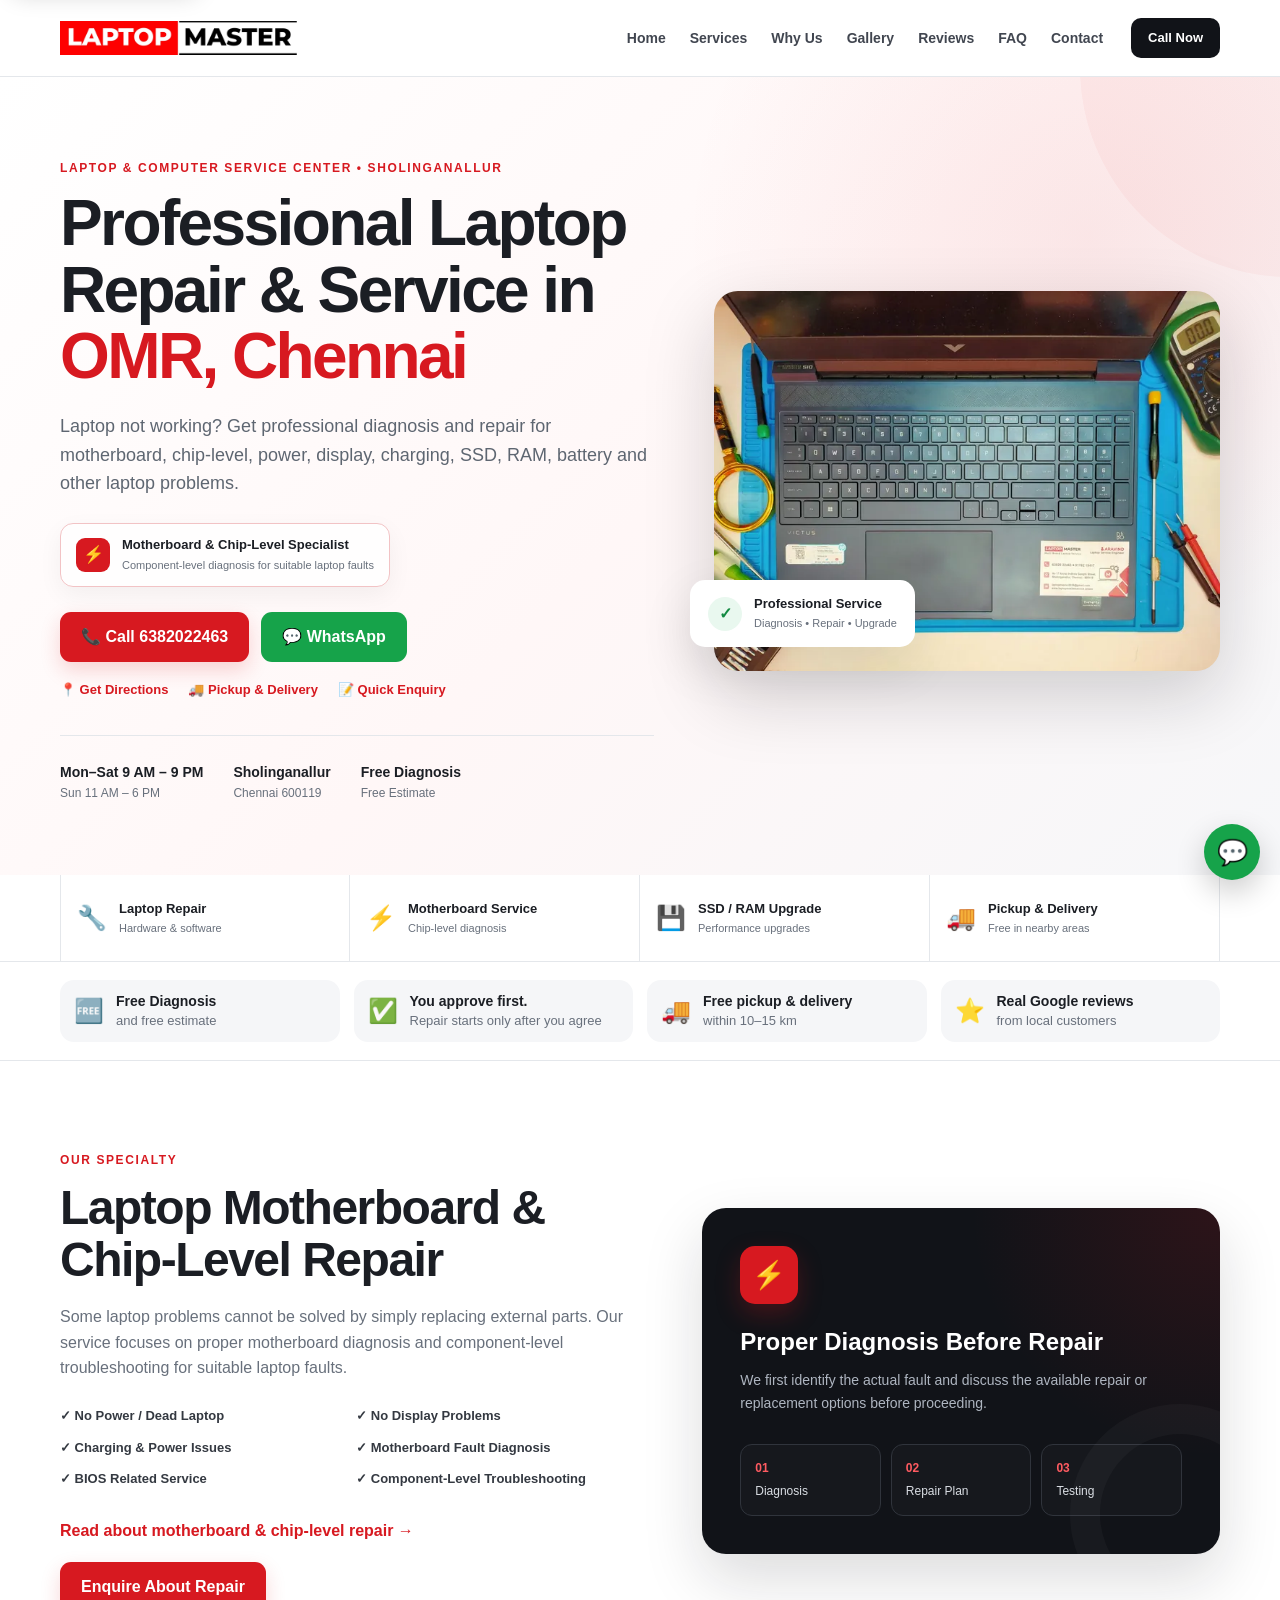
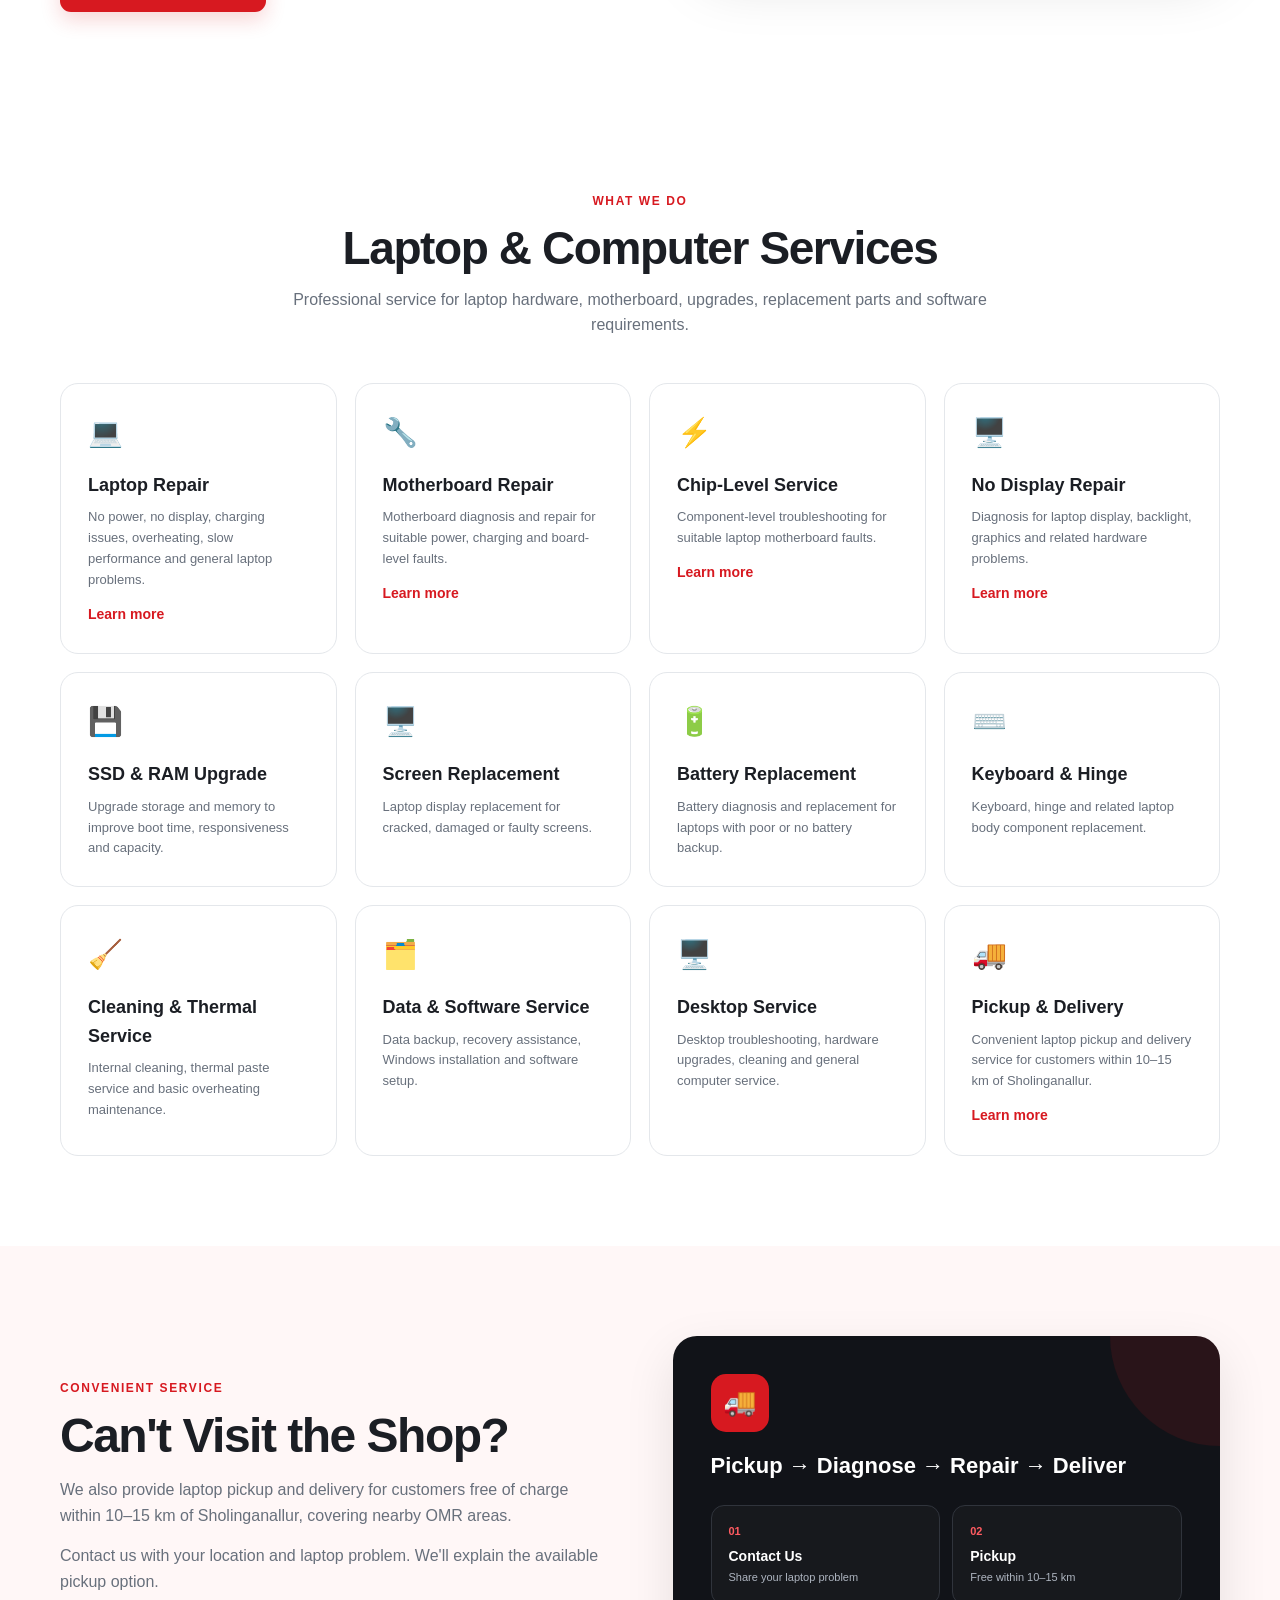
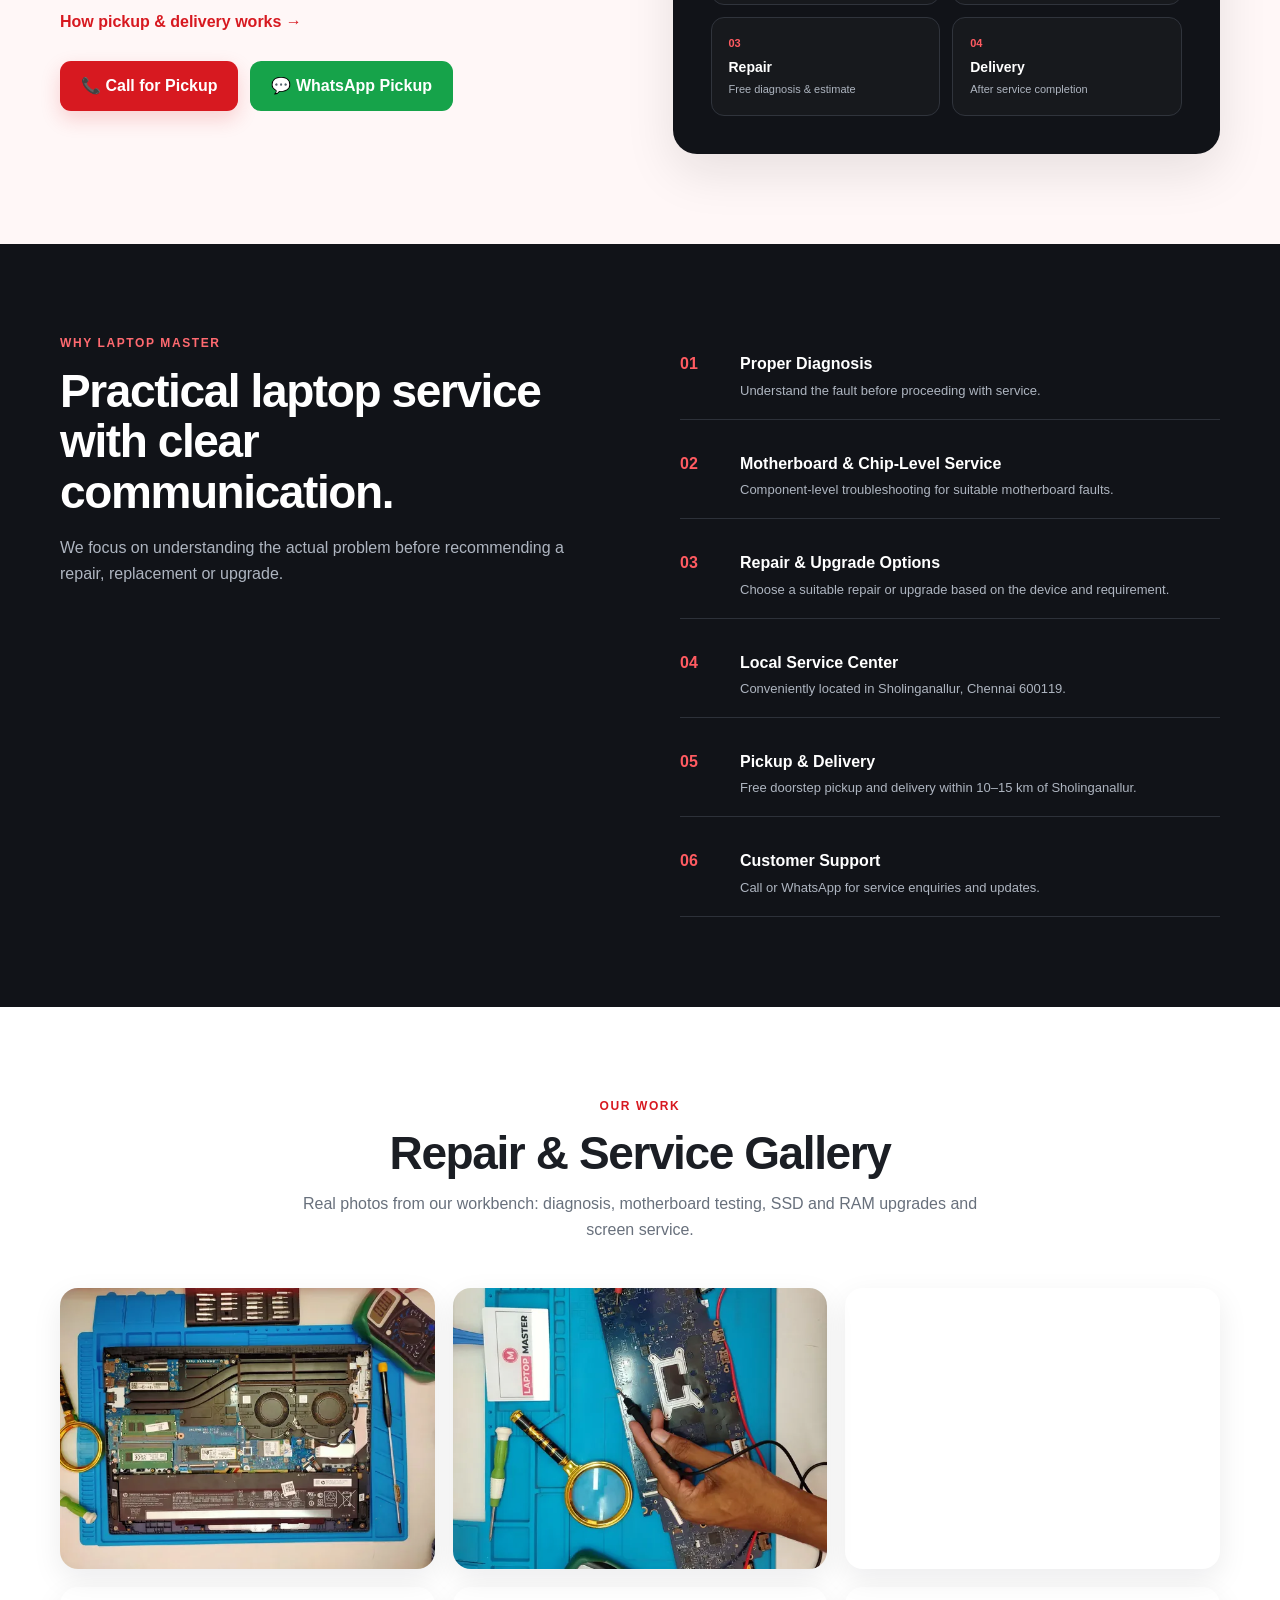
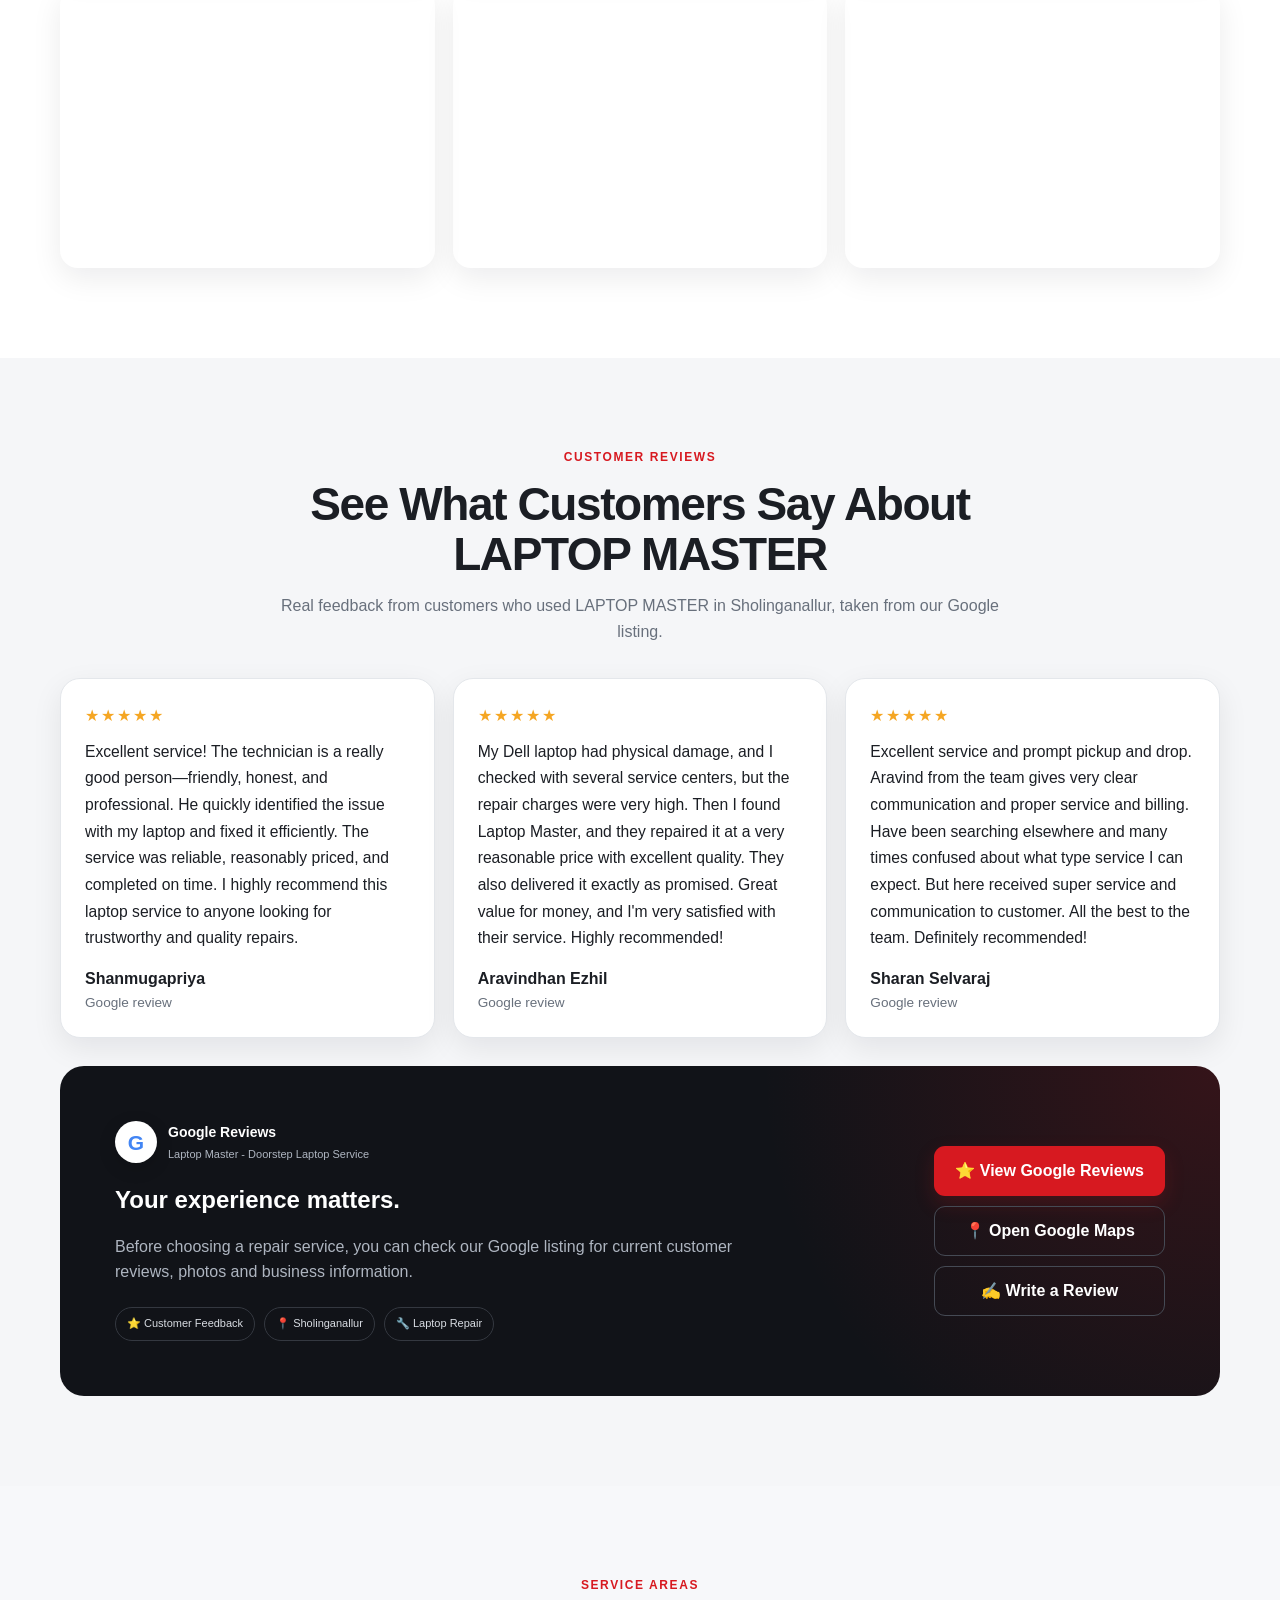
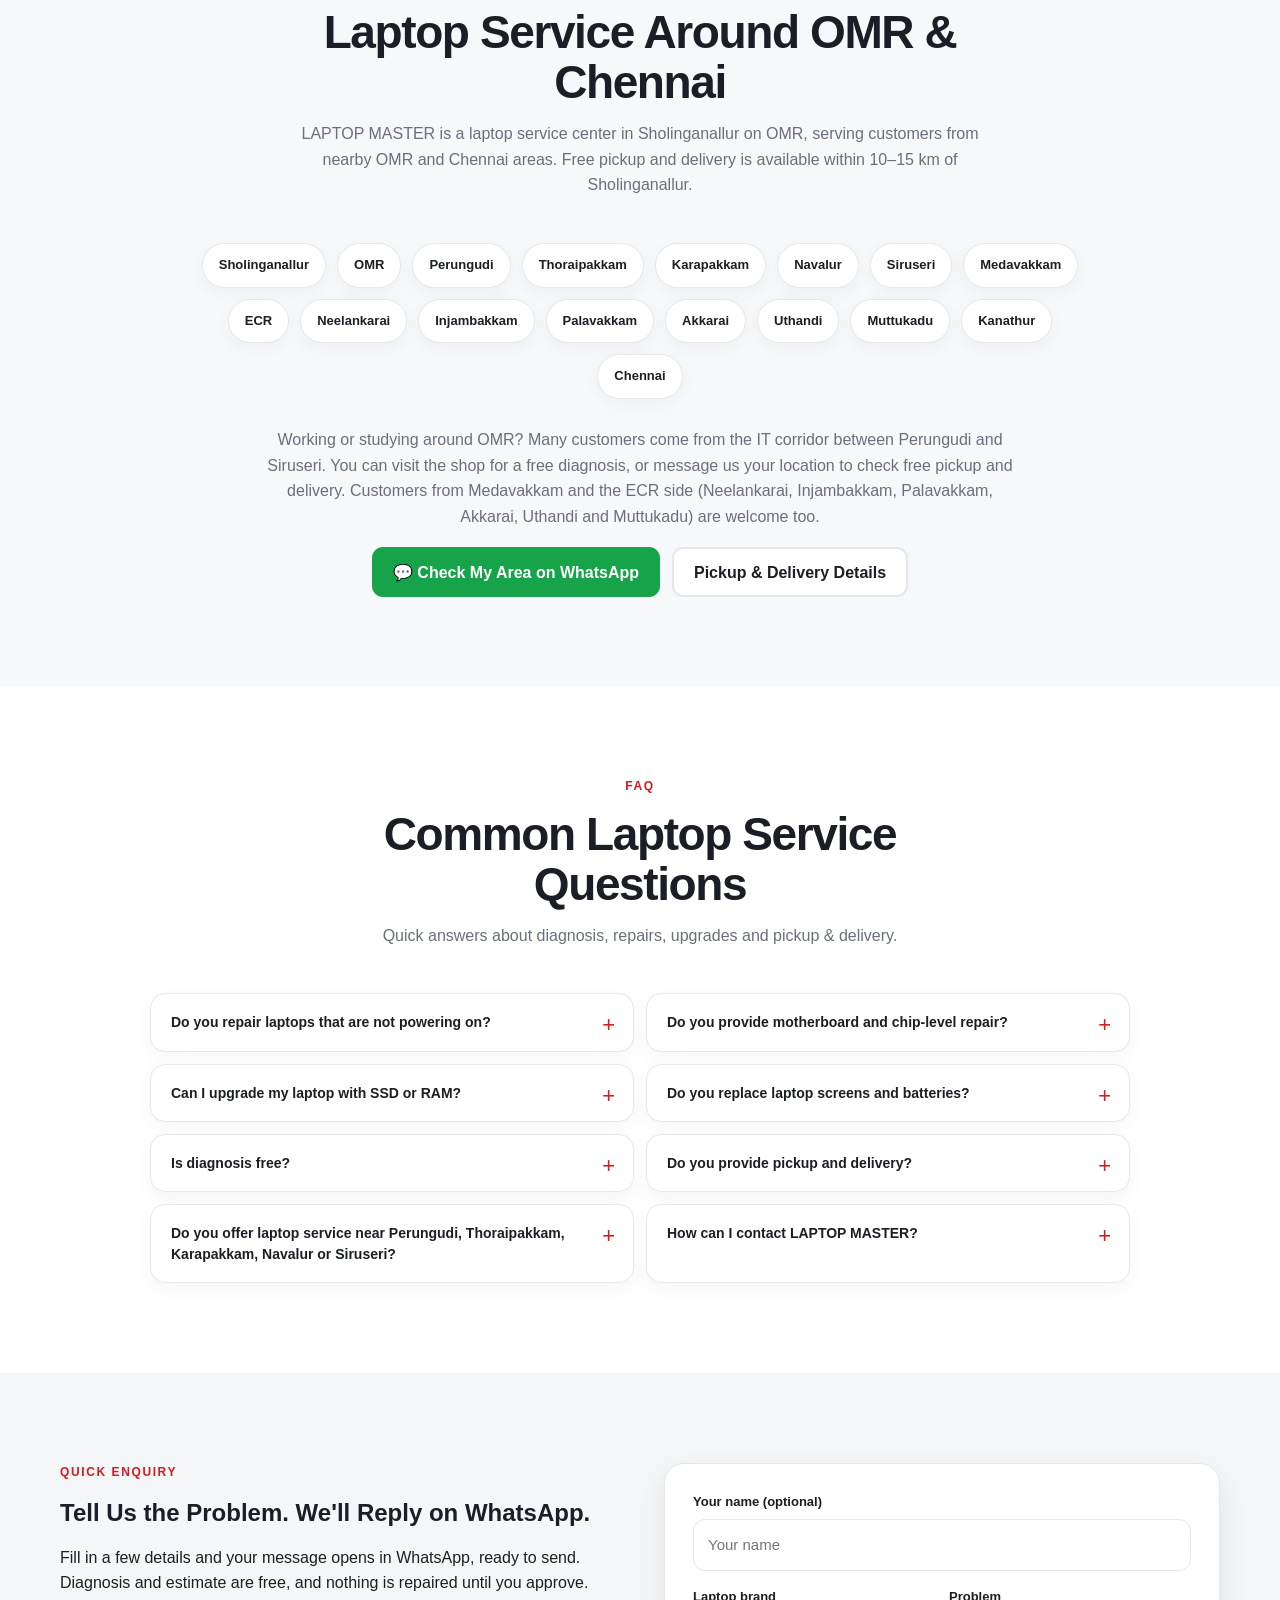
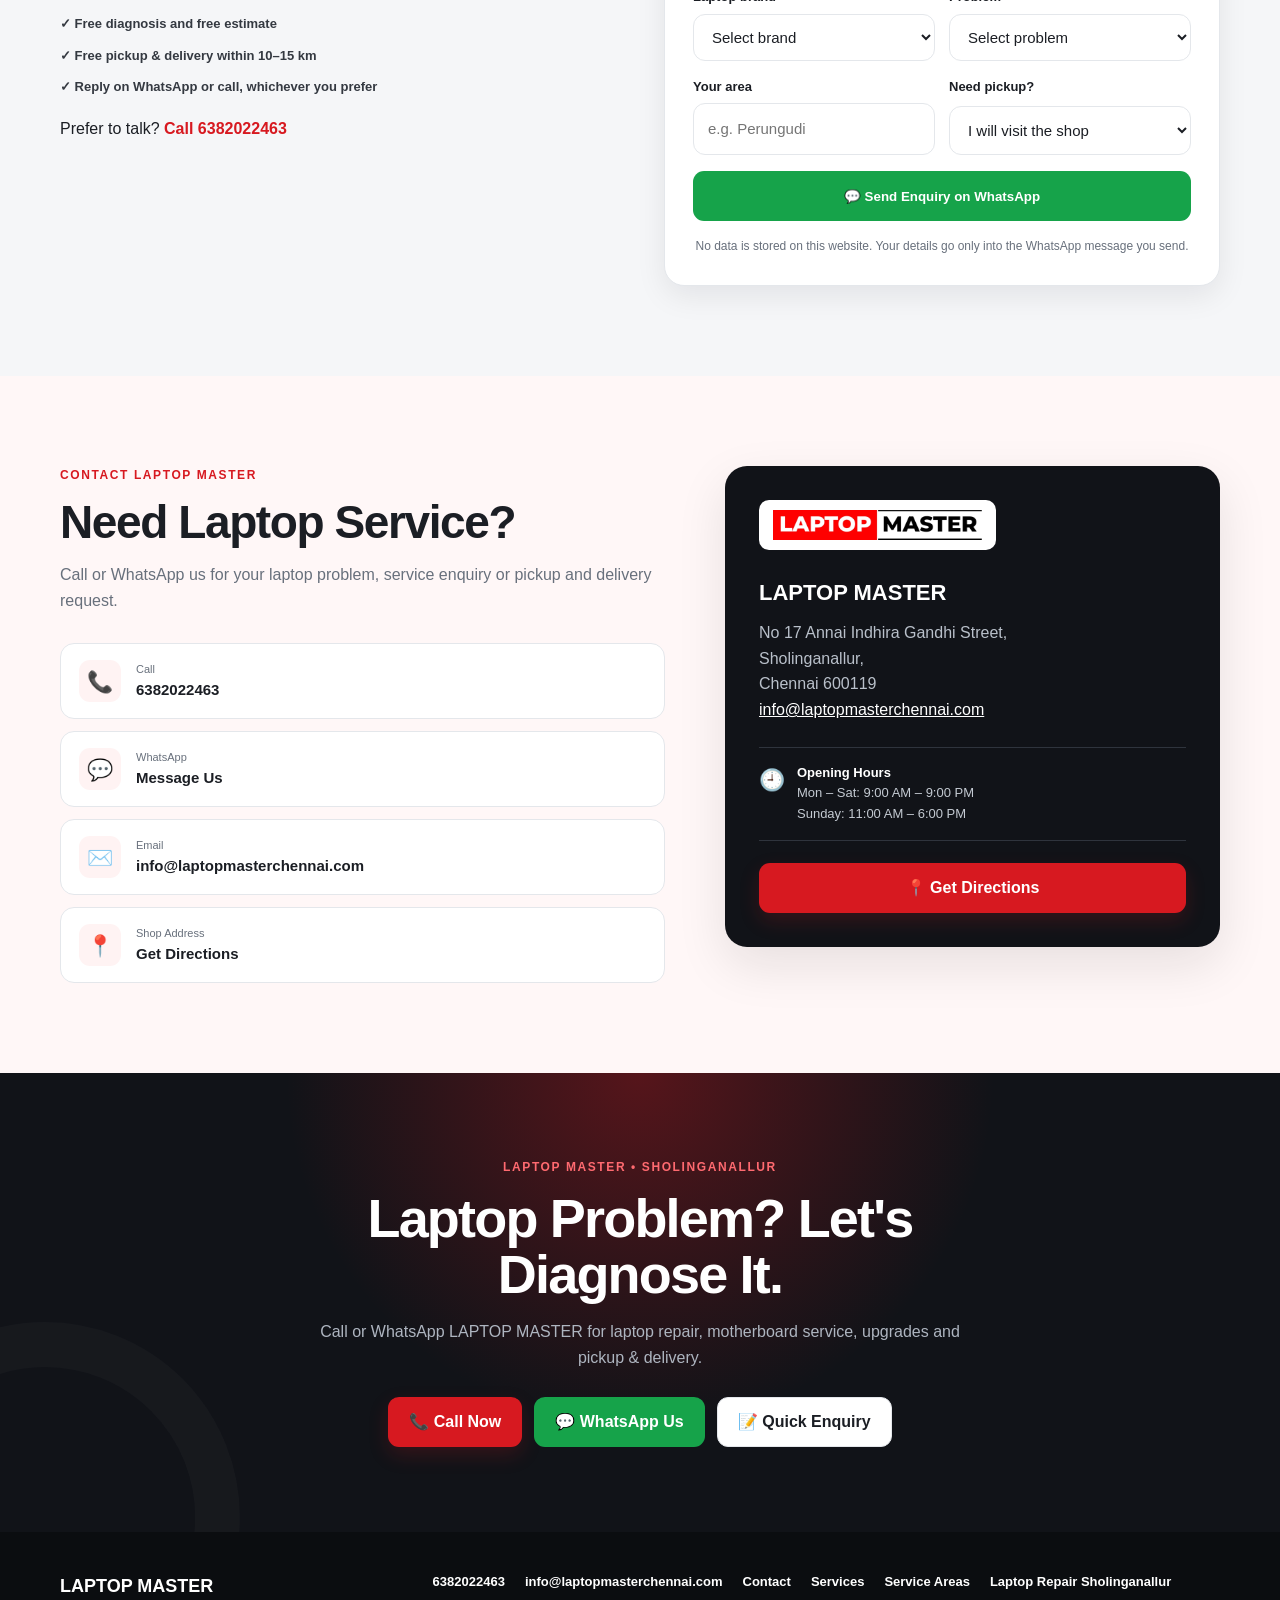
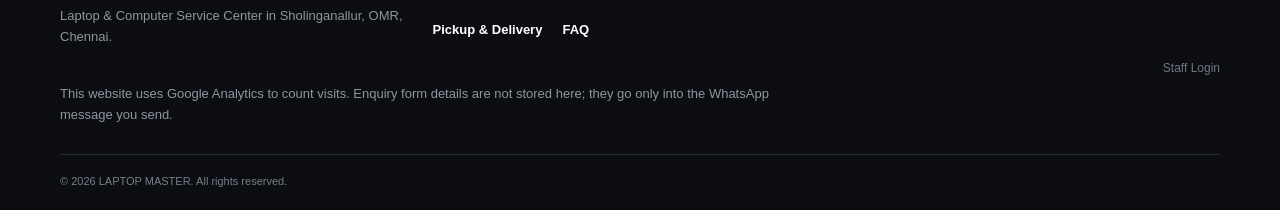
<file: index.html>
<!DOCTYPE html>
<html lang="en">

<head>
  <meta charset="UTF-8">

  <meta name="viewport" content="width=device-width, initial-scale=1.0">

  <title>Laptop Repair in Sholinganallur, OMR, Chennai | LAPTOP MASTER</title>

  <meta name="description" content="Laptop repair in Sholinganallur, OMR, Chennai: motherboard and chip-level service, no power, no display, SSD, RAM, screen, battery. Free diagnosis and free pickup.">

  <meta name="robots" content="index, follow">
  <meta name="author" content="LAPTOP MASTER">
  <meta name="format-detection" content="telephone=yes">

  <link rel="canonical" href="https://laptopmasterchennai.com/">

  <meta name="theme-color" content="#d71920">

  <!-- Open Graph -->
  <meta property="og:type" content="website">
  <meta property="og:title" content="LAPTOP MASTER | Laptop Repair & Service Center">
  <meta
    property="og:description"
    content="Professional laptop repair, motherboard service, chip-level repair, upgrades and doorstep pickup & delivery in Sholinganallur, OMR, Chennai."
  >
  <meta property="og:url" content="https://laptopmasterchennai.com/">
  <meta property="og:site_name" content="LAPTOP MASTER">
  <meta property="og:image" content="https://laptopmasterchennai.com/images/og-image.jpg">
  <meta property="og:image:width" content="1200">
  <meta property="og:image:height" content="630">
  <meta property="og:image:alt" content="LAPTOP MASTER laptop service center in Sholinganallur, Chennai">
  <meta name="twitter:card" content="summary_large_image">
  <meta name="twitter:title" content="LAPTOP MASTER | Laptop Repair & Service Center">
  <meta name="twitter:description" content="Laptop repair, motherboard service, chip-level repair, upgrades and pickup & delivery in Sholinganallur, OMR, Chennai.">
  <meta name="twitter:image" content="https://laptopmasterchennai.com/images/og-image.jpg">

  <!-- Styles -->
  <link rel="preload" as="image" href="images/hero-workbench.webp" imagesrcset="images/hero-workbench-sm.webp 700w, images/hero-workbench.webp 1400w" imagesizes="(max-width: 900px) 100vw, 560px" fetchpriority="high">
  <link rel="stylesheet" href="style.css?v=3.1.1">

  <!-- Favicon -->
  <link rel="icon" href="/favicon.ico" sizes="48x48">
  <link rel="icon" href="/images/favicon.svg" type="image/svg+xml">
  <link rel="icon" href="/images/favicon-32.png" type="image/png" sizes="32x32">
  <link rel="icon" href="/images/favicon-16.png" type="image/png" sizes="16x16">
  <link rel="apple-touch-icon" href="/images/apple-touch-icon.png">
  <link rel="manifest" href="/site.webmanifest">
  <meta name="mobile-web-app-capable" content="yes">
  <meta name="apple-mobile-web-app-capable" content="yes">
  <meta name="apple-mobile-web-app-title" content="LAPTOP MASTER">

  <!-- Local Business Schema -->
  <script type="application/ld+json">
  {
    "@context": "https://schema.org",
    "@type": "ComputerStore",
    "name": "LAPTOP MASTER",
    "@id": "https://laptopmasterchennai.com/#business",
    "url": "https://laptopmasterchennai.com/",
    "telephone": "+91-6382022463",
    "email": "info@laptopmasterchennai.com",
    "logo": "https://laptopmasterchennai.com/images/Logo.png",
    "image": "https://laptopmasterchennai.com/images/og-image.jpg",
    "geo": {
      "@type": "GeoCoordinates",
      "latitude": 12.88769,
      "longitude": 80.22994
    },
    "priceRange": "₹₹",
    "hasMap": "https://maps.app.goo.gl/npWpCCzaKBLCYPFF9",
    "sameAs": ["https://maps.app.goo.gl/npWpCCzaKBLCYPFF9"],

    "description": "Laptop and computer repair service center providing motherboard repair, chip-level service, laptop hardware repair, SSD and RAM upgrades, screen and battery replacement and doorstep pickup and delivery.",

    "address": {
      "@type": "PostalAddress",
      "streetAddress": "No 17 Annai Indhira Gandhi Street",
      "addressLocality": "Sholinganallur",
      "addressRegion": "Tamil Nadu",
      "postalCode": "600119",
      "addressCountry": "IN"
    },

    "openingHoursSpecification": [
      {
        "@type": "OpeningHoursSpecification",
        "dayOfWeek": ["Monday","Tuesday","Wednesday","Thursday","Friday","Saturday"],
        "opens": "09:00",
        "closes": "21:00"
      },
      {
        "@type": "OpeningHoursSpecification",
        "dayOfWeek": "Sunday",
        "opens": "11:00",
        "closes": "18:00"
      }
    ],

    "areaServed": [
      {"@type": "Place", "name": "Sholinganallur, Chennai"},
      {"@type": "Place", "name": "OMR, Chennai"},
      {"@type": "Place", "name": "ECR, Chennai"},
      {"@type": "Place", "name": "Neelankarai, ECR, Chennai"},
      {"@type": "Place", "name": "Injambakkam, ECR, Chennai"},
      {"@type": "Place", "name": "Palavakkam, ECR, Chennai"},
      {"@type": "Place", "name": "Akkarai, ECR, Chennai"},
      {"@type": "Place", "name": "Uthandi, ECR, Chennai"},
      {"@type": "Place", "name": "Muttukadu, ECR, Chennai"},
      {"@type": "Place", "name": "Kanathur, ECR, Chennai"},
      {"@type": "Place", "name": "Perungudi, Chennai"},
      {"@type": "Place", "name": "Thoraipakkam, Chennai"},
      {"@type": "Place", "name": "Karapakkam, Chennai"},
      {"@type": "Place", "name": "Navalur, Chennai"},
      {"@type": "Place", "name": "Siruseri, Chennai"},
      {"@type": "Place", "name": "Medavakkam, Chennai"},
      {"@type": "City", "name": "Chennai"}
    ],

    "serviceType": [
      "Laptop Repair",
      "Laptop Motherboard Repair",
      "Chip-Level Laptop Repair",
      "Laptop Screen Replacement",
      "Laptop Battery Replacement",
      "SSD Upgrade",
      "RAM Upgrade",
      "Laptop Keyboard Replacement",
      "Laptop Hinge Repair",
      "Laptop Software Service",
      "Data Backup and Recovery"
    ]
  }
  </script>


  <!-- Website Schema -->
  <script type="application/ld+json">
  {
    "@context": "https://schema.org",
    "@type": "WebSite",
    "name": "LAPTOP MASTER",
    "url": "https://laptopmasterchennai.com/",
    "description": "Laptop repair and service center in Sholinganallur, OMR, Chennai."
  }
  </script>

  <!-- Breadcrumb Schema -->
  <script type="application/ld+json">
  {
    "@context": "https://schema.org",
    "@type": "BreadcrumbList",
    "itemListElement": [
      {"@type":"ListItem","position":1,"name":"Home","item":"https://laptopmasterchennai.com/"},
      {"@type":"ListItem","position":2,"name":"Laptop Services","item":"https://laptopmasterchennai.com/#services"},
      {"@type":"ListItem","position":3,"name":"Contact","item":"https://laptopmasterchennai.com/#contact"}
    ]
  }
  </script>

  <!-- FAQ Schema -->
  <script type="application/ld+json">
  {
    "@context": "https://schema.org",
    "@type": "FAQPage",
    "mainEntity": [
      {"@type":"Question","name":"Do you repair laptops that are not powering on?","acceptedAnswer":{"@type":"Answer","text":"Yes. LAPTOP MASTER diagnoses suitable no-power and dead-laptop faults, including power, charging and motherboard-related issues."}},
      {"@type":"Question","name":"Do you provide motherboard and chip-level repair?","acceptedAnswer":{"@type":"Answer","text":"Yes. LAPTOP MASTER provides component-level diagnosis and repair for suitable laptop motherboard faults."}},
      {"@type":"Question","name":"Can I upgrade my laptop with SSD or RAM?","acceptedAnswer":{"@type":"Answer","text":"Yes. SSD and RAM upgrades are available depending on the laptop model and supported specifications."}},
      {"@type":"Question","name":"Do you replace laptop screens and batteries?","acceptedAnswer":{"@type":"Answer","text":"Yes. Screen and battery replacement can be arranged based on the laptop model and compatible part availability."}},
      {"@type":"Question","name":"Is diagnosis free?","acceptedAnswer":{"@type":"Answer","text":"Yes. Diagnosis and repair estimate are free at LAPTOP MASTER."}},
      {"@type":"Question","name":"Do you provide pickup and delivery?","acceptedAnswer":{"@type":"Answer","text":"Yes. Pickup and delivery is free within about 10–15 km of Sholinganallur, covering nearby OMR areas. Customers can contact LAPTOP MASTER with their location to confirm."}},
      {"@type":"Question","name":"How can I contact LAPTOP MASTER?","acceptedAnswer":{"@type":"Answer","text":"Call 6382022463 or WhatsApp LAPTOP MASTER with your laptop model and problem. The service center is in Sholinganallur, Chennai 600119."}},
      {"@type":"Question","name":"Do you offer laptop service near Perungudi, Thoraipakkam, Karapakkam, Navalur or Siruseri?","acceptedAnswer":{"@type":"Answer","text":"Yes. LAPTOP MASTER is in Sholinganallur and regularly serves customers around OMR, including Perungudi, Thoraipakkam, Karapakkam, Navalur, Siruseri, Medavakkam and ECR areas such as Neelankarai, Injambakkam and Palavakkam. Send your location on WhatsApp and we will confirm whether free pickup and delivery applies."}}
    ]
  }
  </script>

  <!-- Google Analytics (GA4) -->
  <script async src="https://www.googletagmanager.com/gtag/js?id=G-FFRFSCLM7S"></script>
  <script>
    window.dataLayer = window.dataLayer || [];
    function gtag(){dataLayer.push(arguments);}
    gtag('js', new Date());
    gtag('config', 'G-FFRFSCLM7S');
  </script>
</head>

<body>

  <a class="skip-link" href="#main-content">Skip to main content</a>

  <!-- =========================
       HEADER
  ========================== -->

  <header class="site-header">

    <div class="container nav-wrap">

      <a class="brand" href="#home" aria-label="LAPTOP MASTER Home">
        <img class="brand-logo" src="images/logo.webp" alt="LAPTOP MASTER" width="237" height="34" style="height:34px;width:auto;max-width:100%">
      </a>

      <button
        class="menu-toggle"
        aria-label="Open menu"
        aria-expanded="false"
        aria-controls="site-nav"
      >
        ☰
      </button>

      <nav class="nav" id="site-nav">

        <a href="#home">Home</a>

        <a href="#services">Services</a>

        <a href="#why-us">Why Us</a>

        <a href="#gallery">Gallery</a>

        <a href="#reviews">Reviews</a>

        <a href="#faq">FAQ</a>

        <a href="#contact">Contact</a>

      </nav>

      <a class="nav-call" href="tel:+916382022463">
        Call Now
      </a>

    </div>

  </header>


  <main id="main-content" tabindex="-1">

    <!-- =========================
         HERO
    ========================== -->

    <section class="hero" id="home">

      <div class="container hero-grid">

        <div class="hero-copy">

          <p class="eyebrow">
            LAPTOP & COMPUTER SERVICE CENTER • SHOLINGANALLUR
          </p>

          <h1>
            Professional Laptop Repair & Service in
            <span>OMR, Chennai</span>
          </h1>

          <p class="hero-text">
            Laptop not working? Get professional diagnosis and repair
            for motherboard, chip-level, power, display, charging,
            SSD, RAM, battery and other laptop problems.
          </p>

          <div class="hero-badge">

            <span>⚡</span>

            <div>
              <strong>Motherboard & Chip-Level Specialist</strong>
              <small>Component-level diagnosis for suitable laptop faults</small>
            </div>

          </div>


          <div class="hero-actions">

            <a
              class="btn btn-primary"
              href="tel:+916382022463"
            >
              📞 Call 6382022463
            </a>

            <a
              class="btn btn-whatsapp"
              href="https://wa.me/916382022463?text=Hi%20LAPTOP%20MASTER%2C%20I%20need%20laptop%20service."
              target="_blank"
              rel="noopener"
            >
              💬 WhatsApp
            </a>

          </div>


          <div class="hero-secondary-actions">

            <a href="#contact">
              📍 Get Directions
            </a>

            <a href="#pickup">
              🚚 Pickup & Delivery
            </a>

            <a href="#enquiry">
              📝 Quick Enquiry
            </a>

          </div>


          <div class="trust-row">

            <div>
              <strong>Mon–Sat 9 AM – 9 PM</strong>
              <span>Sun 11 AM – 6 PM</span>
            </div>

            <div>
              <strong>Sholinganallur</strong>
              <span>Chennai 600119</span>
            </div>

            <div>
              <strong>Free Diagnosis</strong>
              <span>Free Estimate</span>
            </div>

          </div>

        </div>


        <div class="hero-visual">

          <img
            src="images/hero-workbench.webp" srcset="images/hero-workbench-sm.webp 700w, images/hero-workbench.webp 1400w" sizes="(max-width: 900px) 100vw, 560px"
            alt="Laptop opened on the LAPTOP MASTER repair mat with diagnostic tools in Sholinganallur"
            width="1400"
            height="1050"
            fetchpriority="high"
            decoding="async"
          >

          <div class="floating-card">

            <span class="floating-icon">✓</span>

            <div>
              <strong>Professional Service</strong>
              <small>Diagnosis • Repair • Upgrade</small>
            </div>

          </div>

        </div>

      </div>

    </section>


    <!-- =========================
         QUICK SERVICE STRIP
    ========================== -->

    <section class="quick-strip">

      <div class="container quick-grid">

        <a href="#services">

          <span>🔧</span>

          <div>
            <strong>Laptop Repair</strong>
            <small>Hardware & software</small>
          </div>

        </a>


        <a href="#services">

          <span>⚡</span>

          <div>
            <strong>Motherboard Service</strong>
            <small>Chip-level diagnosis</small>
          </div>

        </a>


        <a href="#services">

          <span>💾</span>

          <div>
            <strong>SSD / RAM Upgrade</strong>
            <small>Performance upgrades</small>
          </div>

        </a>


        <a href="#pickup">

          <span>🚚</span>

          <div>
            <strong>Pickup & Delivery</strong>
            <small>Free in nearby areas</small>
          </div>

        </a>

      </div>

    </section>


    <!-- =========================
         TRUST BAR
    ========================== -->

    <section class="trust-bar" aria-label="Why customers choose LAPTOP MASTER">
      <div class="container trust-bar-grid">
        <div><span>🆓</span><p><strong>Free Diagnosis</strong> and free estimate</p></div>
        <div><span>✅</span><p><strong>You approve first.</strong> Repair starts only after you agree</p></div>
        <div><span>🚚</span><p><strong>Free pickup &amp; delivery</strong> within 10–15 km</p></div>
        <a href="#reviews"><span>⭐</span><p><strong>Real Google reviews</strong> from local customers</p></a>
      </div>
    </section>


    <!-- =========================
         SPECIALTY SECTION
    ========================== -->

    <section class="section specialty-section">

      <div class="container specialty-grid">

        <div>

          <p class="eyebrow">
            OUR SPECIALTY
          </p>

          <h2>
            Laptop Motherboard & Chip-Level Repair
          </h2>

          <p>
            Some laptop problems cannot be solved by simply replacing
            external parts. Our service focuses on proper motherboard
            diagnosis and component-level troubleshooting for suitable
            laptop faults.
          </p>

          <ul class="check-list">

            <li>✓ No Power / Dead Laptop</li>

            <li>✓ No Display Problems</li>

            <li>✓ Charging & Power Issues</li>

            <li>✓ Motherboard Fault Diagnosis</li>

            <li>✓ BIOS Related Service</li>

            <li>✓ Component-Level Troubleshooting</li>

          </ul>

          <p style="margin-bottom:18px"><a class="text-link" href="/laptop-motherboard-chip-level-repair/">Read about motherboard &amp; chip-level repair →</a></p>

          <a class="btn btn-primary" href="#contact">
            Enquire About Repair
          </a>

        </div>


        <div class="specialty-card">

          <div class="specialty-icon">
            ⚡
          </div>

          <h3>
            Proper Diagnosis Before Repair
          </h3>

          <p>
            We first identify the actual fault and discuss the available
            repair or replacement options before proceeding.
          </p>

          <div class="specialty-points">

            <div>
              <strong>01</strong>
              <span>Diagnosis</span>
            </div>

            <div>
              <strong>02</strong>
              <span>Repair Plan</span>
            </div>

            <div>
              <strong>03</strong>
              <span>Testing</span>
            </div>

          </div>

        </div>

      </div>

    </section>


    <!-- =========================
         SERVICES
    ========================== -->

    <section class="section" id="services">

      <div class="container">

        <div class="section-heading">

          <p class="eyebrow">
            WHAT WE DO
          </p>

          <h2>
            Laptop & Computer Services
          </h2>

          <p>
            Professional service for laptop hardware, motherboard,
            upgrades, replacement parts and software requirements.
          </p>

        </div>


        <div class="service-grid">

          <article class="service-card">

            <span>💻</span>

            <h3>
              Laptop Repair
            </h3>

            <p>
              No power, no display, charging issues, overheating,
              slow performance and general laptop problems.
            </p>

            <a class="card-link" href="/laptop-repair-sholinganallur/">Learn more</a>

          </article>


          <article class="service-card">

            <span>🔧</span>

            <h3>
              Motherboard Repair
            </h3>

            <p>
              Motherboard diagnosis and repair for suitable power,
              charging and board-level faults.
            </p>

            <a class="card-link" href="/laptop-motherboard-chip-level-repair/">Learn more</a>

          </article>


          <article class="service-card">

            <span>⚡</span>

            <h3>
              Chip-Level Service
            </h3>

            <p>
              Component-level troubleshooting for suitable laptop
              motherboard faults.
            </p>

            <a class="card-link" href="/laptop-motherboard-chip-level-repair/">Learn more</a>

          </article>


          <article class="service-card">

            <span>🖥️</span>

            <h3>
              No Display Repair
            </h3>

            <p>
              Diagnosis for laptop display, backlight, graphics and
              related hardware problems.
            </p>

            <a class="card-link" href="/laptop-not-turning-on-no-display-repair/">Learn more</a>

          </article>


          <article class="service-card">

            <span>💾</span>

            <h3>
              SSD & RAM Upgrade
            </h3>

            <p>
              Upgrade storage and memory to improve boot time,
              responsiveness and capacity.
            </p>

          </article>


          <article class="service-card">

            <span>🖥️</span>

            <h3>
              Screen Replacement
            </h3>

            <p>
              Laptop display replacement for cracked, damaged or
              faulty screens.
            </p>

          </article>


          <article class="service-card">

            <span>🔋</span>

            <h3>
              Battery Replacement
            </h3>

            <p>
              Battery diagnosis and replacement for laptops with
              poor or no battery backup.
            </p>

          </article>


          <article class="service-card">

            <span>⌨️</span>

            <h3>
              Keyboard & Hinge
            </h3>

            <p>
              Keyboard, hinge and related laptop body component
              replacement.
            </p>

          </article>


          <article class="service-card">

            <span>🧹</span>

            <h3>
              Cleaning & Thermal Service
            </h3>

            <p>
              Internal cleaning, thermal paste service and basic
              overheating maintenance.
            </p>

          </article>


          <article class="service-card">

            <span>🗂️</span>

            <h3>
              Data & Software Service
            </h3>

            <p>
              Data backup, recovery assistance, Windows installation
              and software setup.
            </p>

          </article>


          <article class="service-card">

            <span>🖥️</span>

            <h3>
              Desktop Service
            </h3>

            <p>
              Desktop troubleshooting, hardware upgrades, cleaning
              and general computer service.
            </p>

          </article>


          <article class="service-card">

            <span>🚚</span>

            <h3>
              Pickup & Delivery
            </h3>

            <p>
              Convenient laptop pickup and delivery service for
              customers within 10–15 km of Sholinganallur.
            </p>

            <a class="card-link" href="/laptop-pickup-delivery-omr/">Learn more</a>

          </article>

        </div>

      </div>

    </section>


    <!-- =========================
         PICKUP & DELIVERY
    ========================== -->

    <section class="section pickup-section" id="pickup">

      <div class="container pickup-grid">

        <div>

          <p class="eyebrow">
            CONVENIENT SERVICE
          </p>

          <h2>
            Can't Visit the Shop?
          </h2>

          <p>
            We also provide laptop pickup and delivery for customers
            free of charge within 10–15 km of Sholinganallur, covering nearby OMR areas.
          </p>

          <p>
            Contact us with your location and laptop problem.
            We'll explain the available pickup option.
          </p>

          <p><a class="text-link" href="/laptop-pickup-delivery-omr/">How pickup &amp; delivery works →</a></p>

          <div class="hero-actions">

            <a
              class="btn btn-primary"
              href="tel:+916382022463"
            >
              📞 Call for Pickup
            </a>

            <a
              class="btn btn-whatsapp"
              href="https://wa.me/916382022463?text=Hi%20LAPTOP%20MASTER%2C%20I%20want%20to%20know%20about%20laptop%20pickup%20and%20delivery."
              target="_blank"
              rel="noopener"
            >
              💬 WhatsApp Pickup
            </a>

          </div>

        </div>


        <div class="pickup-card">

          <div class="pickup-icon">
            🚚
          </div>

          <h3>
            Pickup → Diagnose → Repair → Deliver
          </h3>

          <div class="pickup-steps">

            <div>
              <span>01</span>
              <strong>Contact Us</strong>
              <small>Share your laptop problem</small>
            </div>

            <div>
              <span>02</span>
              <strong>Pickup</strong>
              <small>Free within 10–15 km</small>
            </div>

            <div>
              <span>03</span>
              <strong>Repair</strong>
              <small>Free diagnosis &amp; estimate</small>
            </div>

            <div>
              <span>04</span>
              <strong>Delivery</strong>
              <small>After service completion</small>
            </div>

          </div>

        </div>

      </div>

    </section>


    <!-- =========================
         WHY US
    ========================== -->

    <section class="section section-dark" id="why-us">

      <div class="container split">

        <div>

          <p class="eyebrow light">
            WHY LAPTOP MASTER
          </p>

          <h2>
            Practical laptop service with clear communication.
          </h2>

          <p class="muted">
            We focus on understanding the actual problem before
            recommending a repair, replacement or upgrade.
          </p>

        </div>


        <div class="feature-list">

          <div>

            <span>01</span>

            <div>
              <strong>Proper Diagnosis</strong>

              <p>
                Understand the fault before proceeding with service.
              </p>
            </div>

          </div>


          <div>

            <span>02</span>

            <div>
              <strong>Motherboard & Chip-Level Service</strong>

              <p>
                Component-level troubleshooting for suitable
                motherboard faults.
              </p>
            </div>

          </div>


          <div>

            <span>03</span>

            <div>
              <strong>Repair & Upgrade Options</strong>

              <p>
                Choose a suitable repair or upgrade based on the
                device and requirement.
              </p>
            </div>

          </div>


          <div>

            <span>04</span>

            <div>
              <strong>Local Service Center</strong>

              <p>
                Conveniently located in Sholinganallur,
                Chennai 600119.
              </p>
            </div>

          </div>


          <div>

            <span>05</span>

            <div>
              <strong>Pickup & Delivery</strong>

              <p>
                Free doorstep pickup and delivery within
                10–15 km of Sholinganallur.
              </p>
            </div>

          </div>


          <div>

            <span>06</span>

            <div>
              <strong>Customer Support</strong>

              <p>
                Call or WhatsApp for service enquiries and updates.
              </p>
            </div>

          </div>

        </div>

      </div>

    </section>


    <!-- =========================
         GALLERY
    ========================== -->

    <section class="section" id="gallery">

      <div class="container">

        <div class="section-heading">

          <p class="eyebrow">
            OUR WORK
          </p>

          <h2>
            Repair & Service Gallery
          </h2>

          <p>
            Real photos from our workbench: diagnosis, motherboard testing, SSD and RAM upgrades and screen service.
          </p>

        </div>


        <div class="gallery-grid">

          <img
            src="images/gallery-laptop-internals.webp" srcset="images/gallery-laptop-internals-sm.webp 600w, images/gallery-laptop-internals.webp 1200w" sizes="(max-width: 600px) 100vw, (max-width: 900px) 50vw, 380px"
            width="1200"
            height="900"
            alt="Laptop opened for internal service on the LAPTOP MASTER repair mat"
            loading="lazy"
            decoding="async"
          >

          <img
            src="images/gallery-motherboard-testing.webp" srcset="images/gallery-motherboard-testing-sm.webp 600w, images/gallery-motherboard-testing.webp 1200w" sizes="(max-width: 600px) 100vw, (max-width: 900px) 50vw, 380px"
            width="1200"
            height="900"
            alt="Motherboard fault testing with a multimeter and magnifier at LAPTOP MASTER"
            loading="lazy"
            decoding="async"
          >

          <img
            src="images/gallery-ssd-upgrade.webp" srcset="images/gallery-ssd-upgrade-sm.webp 600w, images/gallery-ssd-upgrade.webp 1200w" sizes="(max-width: 600px) 100vw, (max-width: 900px) 50vw, 380px"
            width="1200"
            height="900"
            alt="Installing a 2.5 inch SATA SSD upgrade in a laptop"
            loading="lazy"
            decoding="async"
          >

          <img
            src="images/gallery-ram-upgrade.webp" srcset="images/gallery-ram-upgrade-sm.webp 600w, images/gallery-ram-upgrade.webp 1200w" sizes="(max-width: 600px) 100vw, (max-width: 900px) 50vw, 380px"
            width="1200"
            height="900"
            alt="Laptop RAM upgrade being fitted by a LAPTOP MASTER technician"
            loading="lazy"
            decoding="async"
          >

          <img
            src="images/gallery-screen-service.webp" srcset="images/gallery-screen-service-sm.webp 600w, images/gallery-screen-service.webp 1200w" sizes="(max-width: 600px) 100vw, (max-width: 900px) 50vw, 380px"
            width="1200"
            height="900"
            alt="Laptop display panel removed for screen replacement service"
            loading="lazy"
            decoding="async"
          >

          <img
            src="images/gallery-chip-level-probe.webp" srcset="images/gallery-chip-level-probe-sm.webp 600w, images/gallery-chip-level-probe.webp 1200w" sizes="(max-width: 600px) 100vw, (max-width: 900px) 50vw, 380px"
            width="1200"
            height="900"
            alt="Chip-level diagnosis on a laptop motherboard with a test probe"
            loading="lazy"
            decoding="async"
          >

        </div>

      </div>

    </section>


    <!-- =========================
         REVIEWS
    ========================== -->

    <section class="section review-section" id="reviews">

      <div class="container">

        <div class="section-heading review-heading">

          <p class="eyebrow">
            CUSTOMER REVIEWS
          </p>

          <h2>
            See What Customers Say About LAPTOP MASTER
          </h2>

          <p>
            Real feedback from customers who used LAPTOP MASTER in Sholinganallur, taken from our Google listing.
          </p>

        </div>

        <div class="review-cards">

          <article class="review-card">
            <p class="review-stars" aria-label="5 out of 5 stars">★★★★★</p>
            <blockquote>Excellent service! The technician is a really good person—friendly, honest, and professional. He quickly identified the issue with my laptop and fixed it efficiently. The service was reliable, reasonably priced, and completed on time. I highly recommend this laptop service to anyone looking for trustworthy and quality repairs.</blockquote>
            <p class="review-name">Shanmugapriya</p>
            <p class="review-source">Google review</p>
          </article>

          <article class="review-card">
            <p class="review-stars" aria-label="5 out of 5 stars">★★★★★</p>
            <blockquote>My Dell laptop had physical damage, and I checked with several service centers, but the repair charges were very high. Then I found Laptop Master, and they repaired it at a very reasonable price with excellent quality. They also delivered it exactly as promised. Great value for money, and I'm very satisfied with their service. Highly recommended!</blockquote>
            <p class="review-name">Aravindhan Ezhil</p>
            <p class="review-source">Google review</p>
          </article>

          <article class="review-card">
            <p class="review-stars" aria-label="5 out of 5 stars">★★★★★</p>
            <blockquote>Excellent service and prompt pickup and drop. Aravind from the team gives very clear communication and proper service and billing. Have been searching elsewhere and many times confused about what type service I can expect. But here received super service and communication to customer. All the best to the team. Definitely recommended!</blockquote>
            <p class="review-name">Sharan Selvaraj</p>
            <p class="review-source">Google review</p>
          </article>

        </div>

        <div class="review-box">

          <div class="review-summary">

            <div class="google-badge">
              <span>G</span>
              <div>
                <strong>Google Reviews</strong>
                <small>Laptop Master - Doorstep Laptop Service</small>
              </div>
            </div>

            <h3>
              Your experience matters.
            </h3>

            <p>
              Before choosing a repair service, you can check our Google listing for current customer reviews, photos and business information.
            </p>

            <div class="review-highlights">
              <span>⭐ Customer Feedback</span>
              <span>📍 Sholinganallur</span>
              <span>🔧 Laptop Repair</span>
            </div>

          </div>

          <div class="review-actions">

            <a
              class="btn btn-primary"
              href="https://maps.app.goo.gl/npWpCCzaKBLCYPFF9"
              target="_blank"
              rel="noopener noreferrer"
            >
              ⭐ View Google Reviews
            </a>

            <a
              class="btn btn-outline"
              href="https://maps.app.goo.gl/npWpCCzaKBLCYPFF9"
              target="_blank"
              rel="noopener noreferrer"
            >
              📍 Open Google Maps
            </a>

            <a
              class="btn btn-outline"
              href="https://g.page/r/CZ-uPIZupKc2EBE/review"
              target="_blank"
              rel="noopener noreferrer"
            >
              ✍️ Write a Review
            </a>

          </div>

        </div>

      </div>

    </section>


    <!-- =========================
         SERVICE AREAS
    ========================== -->

    <section class="section areas-section" id="service-areas">

      <div class="container">

        <div class="section-heading">

          <p class="eyebrow">
            SERVICE AREAS
          </p>

          <h2>
            Laptop Service Around OMR & Chennai
          </h2>

          <p>
            LAPTOP MASTER is a laptop service center in Sholinganallur on OMR, serving customers from nearby OMR and Chennai areas. Free pickup and delivery is available within 10–15 km of Sholinganallur.
          </p>

        </div>

        <div class="area-tags">
          <span>Sholinganallur</span>
          <span>OMR</span>
          <span>Perungudi</span>
          <span>Thoraipakkam</span>
          <span>Karapakkam</span>
          <span>Navalur</span>
          <span>Siruseri</span>
          <span>Medavakkam</span>
          <span>ECR</span>
          <span>Neelankarai</span>
          <span>Injambakkam</span>
          <span>Palavakkam</span>
          <span>Akkarai</span>
          <span>Uthandi</span>
          <span>Muttukadu</span>
          <span>Kanathur</span>
          <span>Chennai</span>
        </div>

        <div class="area-note">
          <p>Working or studying around OMR? Many customers come from the IT corridor between Perungudi and Siruseri. You can visit the shop for a free diagnosis, or message us your location to check free pickup and delivery. Customers from Medavakkam and the ECR side (Neelankarai, Injambakkam, Palavakkam, Akkarai, Uthandi and Muttukadu) are welcome too.</p>
          <div class="hero-actions">
            <a class="btn btn-whatsapp" href="https://wa.me/916382022463?text=Hi%20LAPTOP%20MASTER%2C%20my%20area%20is%20_____.%20Is%20laptop%20pickup%20available%3F" target="_blank" rel="noopener">💬 Check My Area on WhatsApp</a>
            <a class="btn btn-outline-dark" href="/laptop-pickup-delivery-omr/">Pickup &amp; Delivery Details</a>
          </div>
        </div>

      </div>

    </section>


    <!-- =========================
         FAQ
    ========================== -->

    <section class="section faq-section" id="faq">

      <div class="container">

        <div class="section-heading">

          <p class="eyebrow">
            FAQ
          </p>

          <h2>
            Common Laptop Service Questions
          </h2>

          <p>
            Quick answers about diagnosis, repairs, upgrades and pickup & delivery.
          </p>

        </div>

        <div class="faq-grid">

          <details class="faq-item">
            <summary>Do you repair laptops that are not powering on?</summary>
            <p>Yes. We diagnose suitable no-power and dead-laptop faults, including power, charging and motherboard-related issues.</p>
          </details>

          <details class="faq-item">
            <summary>Do you provide motherboard and chip-level repair?</summary>
            <p>Yes. We provide component-level diagnosis and repair for suitable laptop motherboard faults.</p>
          </details>

          <details class="faq-item">
            <summary>Can I upgrade my laptop with SSD or RAM?</summary>
            <p>Yes. SSD and RAM upgrades are available depending on the laptop model and supported specifications.</p>
          </details>

          <details class="faq-item">
            <summary>Do you replace laptop screens and batteries?</summary>
            <p>Yes. Screen and battery replacement can be arranged based on the laptop model and compatible part availability.</p>
          </details>

          <details class="faq-item">
            <summary>Is diagnosis free?</summary>
            <p>Yes. Diagnosis and repair estimate are free at LAPTOP MASTER.</p>
          </details>

          <details class="faq-item">
            <summary>Do you provide pickup and delivery?</summary>
            <p>Yes. Pickup and delivery is free within about 10–15 km of Sholinganallur, covering nearby OMR areas. Contact us with your location to confirm.</p>
          </details>

          <details class="faq-item">
            <summary>Do you offer laptop service near Perungudi, Thoraipakkam, Karapakkam, Navalur or Siruseri?</summary>
            <p>Yes. LAPTOP MASTER is in Sholinganallur and regularly serves customers around OMR, including Perungudi, Thoraipakkam, Karapakkam, Navalur, Siruseri, Medavakkam and ECR areas such as Neelankarai, Injambakkam and Palavakkam. Send your location on WhatsApp and we will confirm whether free pickup and delivery applies.</p>
          </details>

          <details class="faq-item">
            <summary>How can I contact LAPTOP MASTER?</summary>
            <p>Call 6382022463 or WhatsApp us with your laptop model and problem. You can also visit our service center in Sholinganallur, Chennai 600119.</p>
          </details>

        </div>

      </div>

    </section>


    <!-- =========================
         QUICK ENQUIRY (opens WhatsApp)
    ========================== -->

    <section class="section enquiry-section" id="enquiry">

      <div class="container enquiry-grid">

        <div>
          <p class="eyebrow">QUICK ENQUIRY</p>
          <h2>Tell Us the Problem. We'll Reply on WhatsApp.</h2>
          <p>Fill in a few details and your message opens in WhatsApp, ready to send. Diagnosis and estimate are free, and nothing is repaired until you approve.</p>
          <ul class="check-list">
            <li>✓ Free diagnosis and free estimate</li>
            <li>✓ Free pickup &amp; delivery within 10–15 km</li>
            <li>✓ Reply on WhatsApp or call, whichever you prefer</li>
          </ul>
          <p class="enquiry-or">Prefer to talk? <a class="text-link" href="tel:+916382022463">Call 6382022463</a></p>
        </div>

        <form class="enquiry-form" id="enquiry-form" novalidate>
          <div class="field">
            <label for="enq-name">Your name (optional)</label>
            <input id="enq-name" name="name" type="text" autocomplete="name" placeholder="Your name">
          </div>
          <div class="field-row">
            <div class="field">
              <label for="enq-brand">Laptop brand</label>
              <select id="enq-brand" name="brand">
                <option value="">Select brand</option>
                <option>Dell</option><option>HP</option><option>Lenovo</option>
                <option>Apple</option><option>Acer</option><option>Asus</option>
                <option>MSI</option><option>Other</option>
              </select>
            </div>
            <div class="field">
              <label for="enq-problem">Problem</label>
              <select id="enq-problem" name="problem">
                <option value="">Select problem</option>
                <option>Not turning on / no power</option>
                <option>No display</option>
                <option>Not charging</option>
                <option>Motherboard / chip-level issue</option>
                <option>Screen damage</option>
                <option>Battery problem</option>
                <option>Slow / SSD or RAM upgrade</option>
                <option>Overheating</option>
                <option>Keyboard / hinge</option>
                <option>Software / data</option>
                <option>Other / not sure</option>
              </select>
            </div>
          </div>
          <div class="field-row">
            <div class="field">
              <label for="enq-area">Your area</label>
              <input id="enq-area" name="area" type="text" placeholder="e.g. Perungudi">
            </div>
            <div class="field">
              <label for="enq-pickup">Need pickup?</label>
              <select id="enq-pickup" name="pickup">
                <option>I will visit the shop</option>
                <option>Yes, please arrange pickup</option>
              </select>
            </div>
          </div>
          <button class="btn btn-whatsapp full" type="submit">💬 Send Enquiry on WhatsApp</button>
          <p class="form-note">No data is stored on this website. Your details go only into the WhatsApp message you send.</p>
        </form>

      </div>

    </section>


    <!-- =========================
         CONTACT
    ========================== -->

    <section class="section contact-section" id="contact">

      <div class="container contact-grid">

        <div>

          <p class="eyebrow">
            CONTACT LAPTOP MASTER
          </p>

          <h2>
            Need Laptop Service?
          </h2>

          <p>
            Call or WhatsApp us for your laptop problem, service
            enquiry or pickup and delivery request.
          </p>


          <div class="contact-actions">

            <a
              class="contact-line"
              href="tel:+916382022463"
            >

              <span>📞</span>

              <div>
                <small>Call</small>
                <strong>6382022463</strong>
              </div>

            </a>


            <a
              class="contact-line"
              href="https://wa.me/916382022463?text=Hi%20LAPTOP%20MASTER%2C%20I%20need%20laptop%20service."
              target="_blank"
              rel="noopener"
            >

              <span>💬</span>

              <div>
                <small>WhatsApp</small>
                <strong>Message Us</strong>
              </div>

            </a>


                        <a
              class="contact-line"
              href="mailto:info@laptopmasterchennai.com"
            >

              <span>✉️</span>

              <div>
                <small>Email</small>
                <strong>info@laptopmasterchennai.com</strong>
              </div>

            </a>


<a
              class="contact-line"
              href="https://www.google.com/maps/search/?api=1&query=No+17+Annai+Indhira+Gandhi+Street%2C+Sholinganallur%2C+Chennai+600119"
              target="_blank"
              rel="noopener"
            >

              <span>📍</span>

              <div>
                <small>Shop Address</small>
                <strong>Get Directions</strong>
              </div>

            </a>

          </div>

        </div>


        <div class="address-card">

          <div class="contact-logo">
            <img src="images/logo.webp" alt="LAPTOP MASTER" width="237" height="34" loading="lazy" decoding="async">
          </div>

          <h3>
            LAPTOP MASTER
          </h3>

          <p>
            No 17 Annai Indhira Gandhi Street,<br>
            Sholinganallur,<br>
            Chennai 600119<br>
            <a href="mailto:info@laptopmasterchennai.com">info@laptopmasterchennai.com</a>
          </p>


          <div class="hours">

            <span>🕘</span>

            <div>
              <strong>Opening Hours</strong>
              <br>
              Mon – Sat: 9:00 AM – 9:00 PM
              <br>
              Sunday: 11:00 AM – 6:00 PM
            </div>

          </div>


          <a
            class="btn btn-primary full"
            href="https://www.google.com/maps/search/?api=1&query=No+17+Annai+Indhira+Gandhi+Street%2C+Sholinganallur%2C+Chennai+600119"
            target="_blank"
            rel="noopener"
          >
            📍 Get Directions
          </a>

        </div>

      </div>

    </section>


    <!-- =========================
         FINAL CTA
    ========================== -->

    <section class="final-cta">

      <div class="container">

        <p class="eyebrow light">
          LAPTOP MASTER • SHOLINGANALLUR
        </p>

        <h2>
          Laptop Problem? Let's Diagnose It.
        </h2>

        <p>
          Call or WhatsApp LAPTOP MASTER for laptop repair,
          motherboard service, upgrades and pickup & delivery.
        </p>

        <div class="hero-actions">

          <a
            class="btn btn-primary"
            href="tel:+916382022463"
          >
            📞 Call Now
          </a>

          <a
            class="btn btn-whatsapp"
            href="https://wa.me/916382022463?text=Hi%20LAPTOP%20MASTER%2C%20I%20need%20laptop%20service."
            target="_blank"
            rel="noopener"
          >
            💬 WhatsApp Us
          </a>

          <a class="btn btn-outline" href="#enquiry">
            📝 Quick Enquiry
          </a>

        </div>

      </div>

    </section>

  </main>


  <!-- =========================
       FOOTER
  ========================== -->

  <footer class="footer">

    <div class="container footer-wrap">

      <div>

        <strong>
          LAPTOP MASTER
        </strong>

        <p>
          Laptop & Computer Service Center in Sholinganallur,
          OMR, Chennai.
        </p>

      </div>


      <div>

        <a href="tel:+916382022463">
          6382022463
        </a>

        <a href="mailto:info@laptopmasterchennai.com">
          info@laptopmasterchennai.com
        </a>

        <a href="#contact">
          Contact
        </a>

        <a href="#services">
          Services
        </a>

        <a href="#service-areas">
          Service Areas
        </a>

        <a href="/laptop-repair-sholinganallur/">
          Laptop Repair Sholinganallur
        </a>

        <a href="/laptop-pickup-delivery-omr/">
          Pickup &amp; Delivery
        </a>

        <a href="#faq">
          FAQ
        </a>

      </div>

    </div>


    <div class="container staff-row">
      <a class="staff-link" href="https://laptop-crm.pages.dev/" target="_blank" rel="nofollow noopener noreferrer">Staff Login</a>
    </div>

    <div class="container">
      <p class="analytics-note">This website uses Google Analytics to count visits. Enquiry form details are not stored here; they go only into the WhatsApp message you send.</p>
    </div>

    <div class="container copyright">

      © <span id="year"></span>
      LAPTOP MASTER.
      All rights reserved.

    </div>

  </footer>


  <!-- Mobile conversion bar -->
  <div class="mobile-cta" aria-label="Quick contact options">
    <a href="tel:+916382022463" class="mobile-cta-call">📞 <span>Call</span></a>
    <a href="https://wa.me/916382022463?text=Hi%20LAPTOP%20MASTER%2C%20I%20need%20laptop%20service." target="_blank" rel="noopener noreferrer" class="mobile-cta-whatsapp">💬 <span>WhatsApp</span></a>
    <a href="#contact" class="mobile-cta-contact">📍 <span>Visit / Directions</span></a>
  </div>

  <!-- Floating WhatsApp -->

  <a
    class="floating-whatsapp"
    href="https://wa.me/916382022463?text=Hi%20LAPTOP%20MASTER%2C%20I%20need%20laptop%20service."
    target="_blank"
    rel="noopener"
    aria-label="WhatsApp LAPTOP MASTER"
  >
    💬
  </a>


  <!-- JavaScript -->

  <script src="script.js?v=3.1.1"></script>

</body>

</html>
</file>
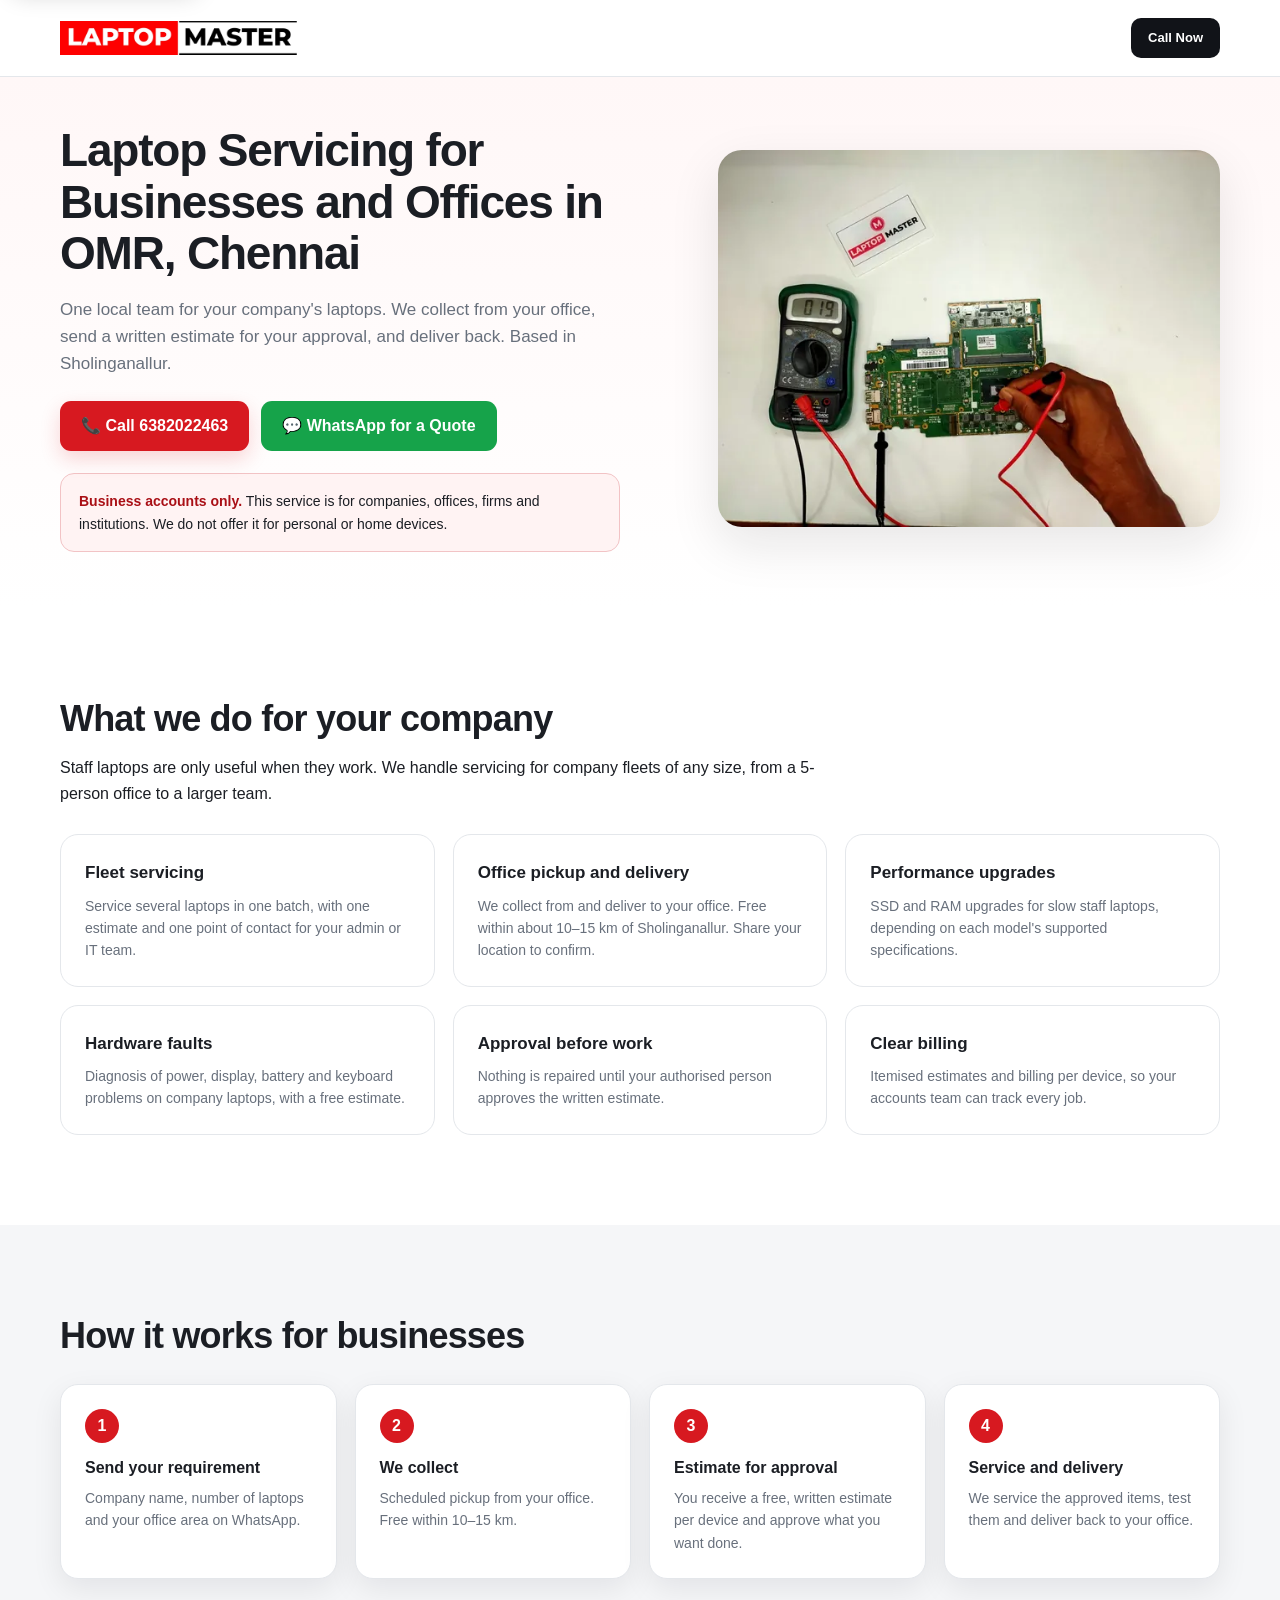
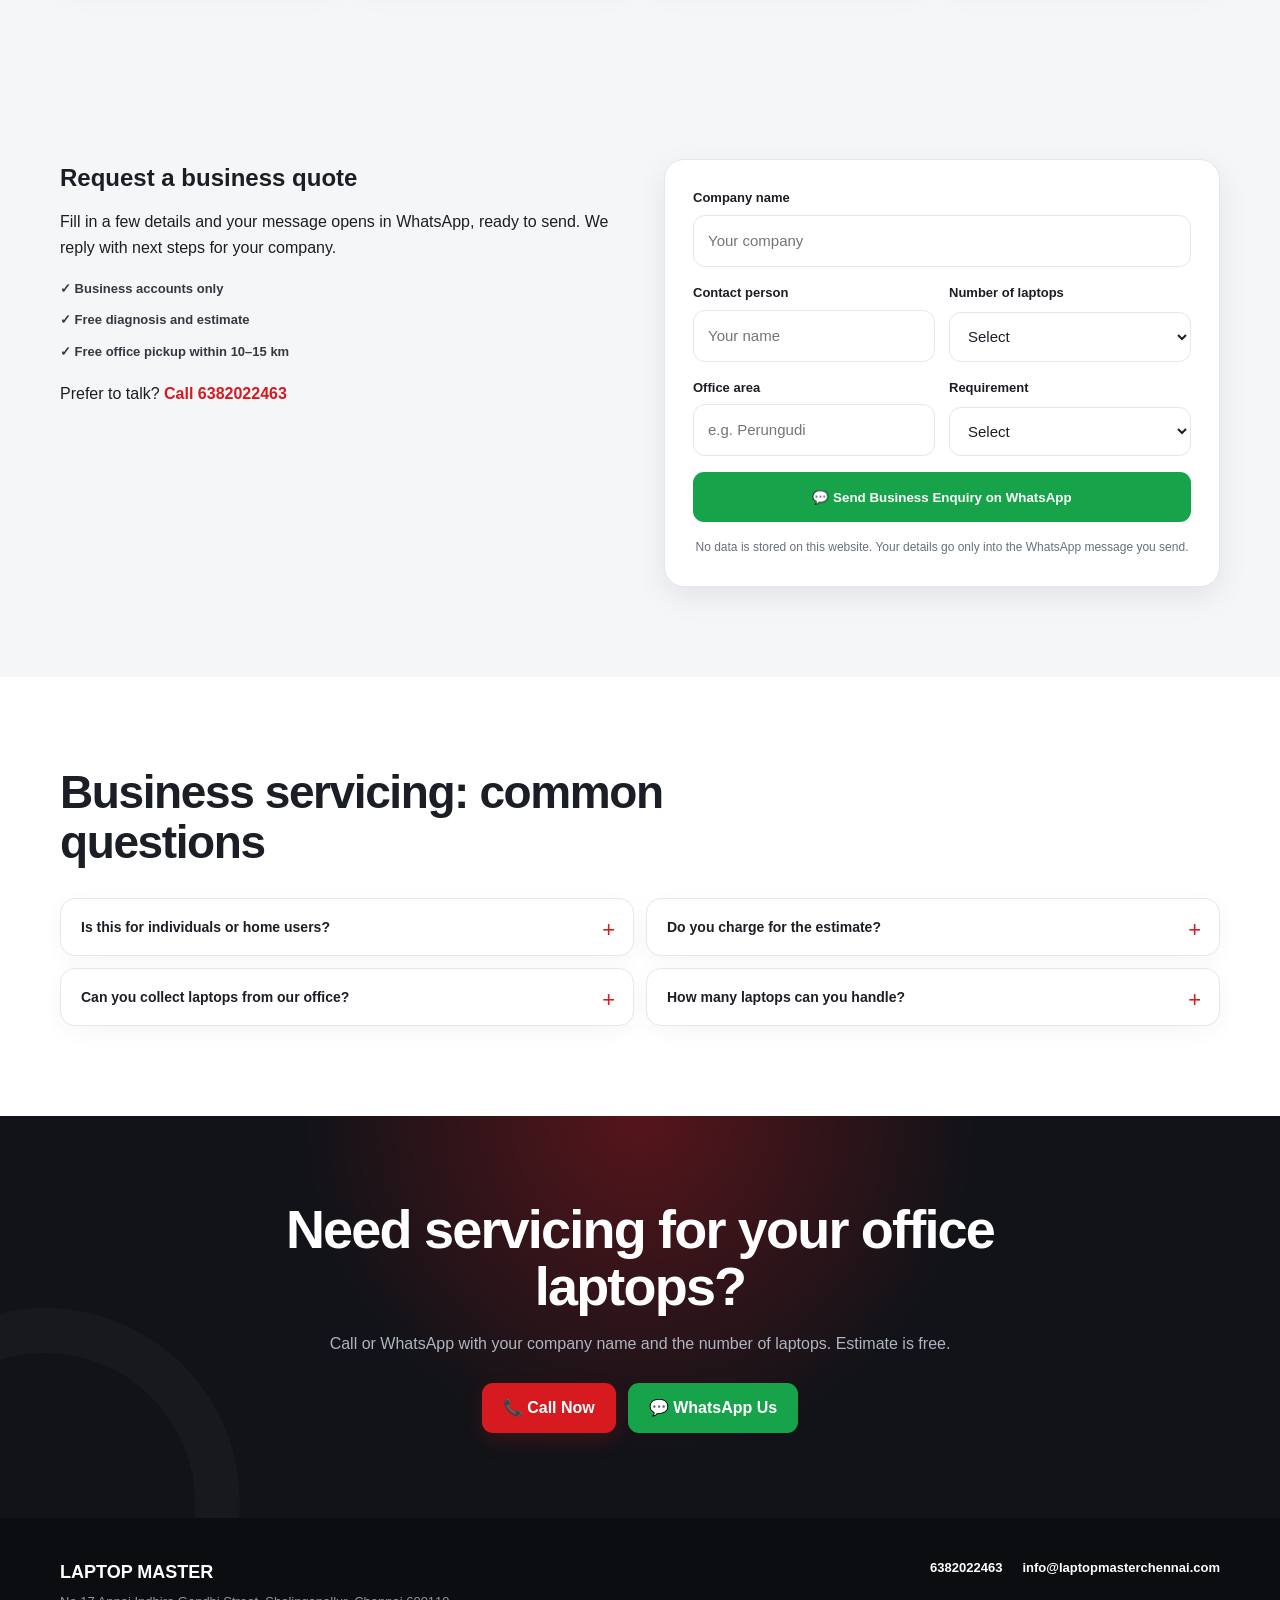
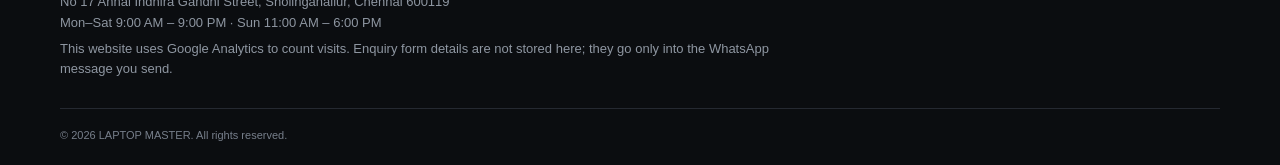
<file: business-laptop-service-omr/index.html>
<!DOCTYPE html>
<html lang="en">

<head>
  <meta charset="UTF-8">
  <meta name="viewport" content="width=device-width, initial-scale=1.0">

  <title>Laptop Servicing for Businesses &amp; Offices in OMR, Chennai | LAPTOP MASTER</title>
  <meta name="description" content="Laptop servicing for businesses and offices around OMR, Chennai. Business accounts only. Scheduled office pickup and delivery, written estimates, one point of contact.">
  <meta name="robots" content="noindex, follow">
  <meta name="author" content="LAPTOP MASTER">
  <meta name="format-detection" content="telephone=yes">
  <link rel="canonical" href="https://laptopmasterchennai.com/business-laptop-service-omr/">
  <meta name="theme-color" content="#d71920">

  <link rel="stylesheet" href="/style.css?v=3.1.1">
  <link rel="icon" href="/favicon.ico" sizes="48x48">
  <link rel="icon" href="/images/favicon.svg" type="image/svg+xml">
  <link rel="icon" href="/images/favicon-32.png" type="image/png" sizes="32x32">
  <link rel="apple-touch-icon" href="/images/apple-touch-icon.png">
  <link rel="manifest" href="/site.webmanifest">

  <style>
    .biz-note { background: var(--red-light); border: 1px solid #f2c3c5; border-radius: 14px; padding: 16px 18px; margin-top: 22px; font-size: 14px; color: var(--text); max-width: 560px; }
    .biz-note strong { color: var(--red-dark); }
    .biz-grid { display: grid; grid-template-columns: repeat(3, 1fr); gap: 18px; margin-top: 28px; }
    .biz-grid article { background: var(--white); border: 1px solid var(--border); border-radius: 18px; padding: 24px; }
    .biz-grid h3 { font-size: 17px; margin-bottom: 8px; }
    .biz-grid p { font-size: 14px; color: var(--muted); }
    .brand-static { display: flex; align-items: center; margin-right: auto; }
    @media (max-width: 900px) { .biz-grid { grid-template-columns: 1fr 1fr; } }
    @media (max-width: 600px) { .biz-grid { grid-template-columns: 1fr; } .nav-call { display: inline-flex; } }
  </style>

  <script type="application/ld+json">
  {
    "@context": "https://schema.org",
    "@type": "Service",
    "name": "Laptop Servicing for Businesses",
    "serviceType": "Business laptop servicing",
    "audience": { "@type": "BusinessAudience", "name": "Businesses and offices" },
    "provider": { "@id": "https://laptopmasterchennai.com/#business" },
    "areaServed": ["Sholinganallur", "OMR", "Perungudi", "Thoraipakkam", "Karapakkam", "Navalur", "Siruseri", "Medavakkam", "Chennai"]
  }
  </script>

  <!-- Google Analytics (GA4) -->
  <script async src="https://www.googletagmanager.com/gtag/js?id=G-FFRFSCLM7S"></script>
  <script>
    window.dataLayer = window.dataLayer || [];
    function gtag(){dataLayer.push(arguments);}
    gtag('js', new Date());
    gtag('config', 'G-FFRFSCLM7S');
  </script>
</head>

<body>

  <a class="skip-link" href="#main-content">Skip to main content</a>

  <header class="site-header">
    <div class="container nav-wrap">
      <span class="brand-static">
        <img class="brand-logo" src="/images/logo.webp" alt="LAPTOP MASTER" width="237" height="34" style="height:34px;width:auto;max-width:100%">
      </span>
      <a class="nav-call" href="tel:+916382022463" style="display:inline-flex">Call Now</a>
    </div>
  </header>

  <main id="main-content" tabindex="-1">

    <section class="page-hero">
      <div class="container page-hero-grid">
        <div>
          <h1>Laptop Servicing for Businesses and Offices in OMR, Chennai</h1>
          <p class="lead">One local team for your company's laptops. We collect from your office, send a written estimate for your approval, and deliver back. Based in Sholinganallur.</p>
          <div class="hero-actions">
            <a class="btn btn-primary" href="tel:+916382022463">📞 Call 6382022463</a>
            <a class="btn btn-whatsapp" href="https://wa.me/916382022463?text=Hi%20LAPTOP%20MASTER%2C%20I%20am%20enquiring%20for%20my%20company%20(business%20laptop%20servicing)." target="_blank" rel="noopener noreferrer">💬 WhatsApp for a Quote</a>
          </div>
          <p class="biz-note"><strong>Business accounts only.</strong> This service is for companies, offices, firms and institutions. We do not offer it for personal or home devices.</p>
        </div>
        <div>
          <img src="/images/page-motherboard.webp" srcset="/images/page-motherboard-sm.webp 600w, /images/page-motherboard.webp 1200w" sizes="(max-width: 900px) 100vw, 560px" width="1200" height="900" alt="Technician at the LAPTOP MASTER workbench in Sholinganallur" fetchpriority="high" decoding="async">
        </div>
      </div>
    </section>

    <section class="section">
      <div class="container">
        <div class="prose">
          <h2>What we do for your company</h2>
          <p>Staff laptops are only useful when they work. We handle servicing for company fleets of any size, from a 5-person office to a larger team.</p>
        </div>
        <div class="biz-grid">
          <article>
            <h3>Fleet servicing</h3>
            <p>Service several laptops in one batch, with one estimate and one point of contact for your admin or IT team.</p>
          </article>
          <article>
            <h3>Office pickup and delivery</h3>
            <p>We collect from and deliver to your office. Free within about 10–15 km of Sholinganallur. Share your location to confirm.</p>
          </article>
          <article>
            <h3>Performance upgrades</h3>
            <p>SSD and RAM upgrades for slow staff laptops, depending on each model's supported specifications.</p>
          </article>
          <article>
            <h3>Hardware faults</h3>
            <p>Diagnosis of power, display, battery and keyboard problems on company laptops, with a free estimate.</p>
          </article>
          <article>
            <h3>Approval before work</h3>
            <p>Nothing is repaired until your authorised person approves the written estimate.</p>
          </article>
          <article>
            <h3>Clear billing</h3>
            <p>Itemised estimates and billing per device, so your accounts team can track every job.</p>
          </article>
        </div>
      </div>
    </section>

    <section class="section section-light">
      <div class="container">
        <div class="prose"><h2>How it works for businesses</h2></div>
        <ol class="steps">
          <li><span>1</span><strong>Send your requirement</strong><p>Company name, number of laptops and your office area on WhatsApp.</p></li>
          <li><span>2</span><strong>We collect</strong><p>Scheduled pickup from your office. Free within 10–15 km.</p></li>
          <li><span>3</span><strong>Estimate for approval</strong><p>You receive a free, written estimate per device and approve what you want done.</p></li>
          <li><span>4</span><strong>Service and delivery</strong><p>We service the approved items, test them and deliver back to your office.</p></li>
        </ol>
      </div>
    </section>

    <section class="section enquiry-section" id="enquiry">
      <div class="container enquiry-grid">
        <div>
          <h2>Request a business quote</h2>
          <p>Fill in a few details and your message opens in WhatsApp, ready to send. We reply with next steps for your company.</p>
          <ul class="check-list">
            <li>✓ Business accounts only</li>
            <li>✓ Free diagnosis and estimate</li>
            <li>✓ Free office pickup within 10–15 km</li>
          </ul>
          <p class="enquiry-or">Prefer to talk? <a class="text-link" href="tel:+916382022463">Call 6382022463</a></p>
        </div>

        <form class="enquiry-form" id="biz-form" novalidate>
          <div class="field">
            <label for="biz-company">Company name</label>
            <input id="biz-company" type="text" autocomplete="organization" placeholder="Your company" required>
          </div>
          <div class="field-row">
            <div class="field">
              <label for="biz-person">Contact person</label>
              <input id="biz-person" type="text" autocomplete="name" placeholder="Your name">
            </div>
            <div class="field">
              <label for="biz-count">Number of laptops</label>
              <select id="biz-count">
                <option value="">Select</option>
                <option>1–5</option>
                <option>6–20</option>
                <option>21–50</option>
                <option>50+</option>
              </select>
            </div>
          </div>
          <div class="field-row">
            <div class="field">
              <label for="biz-area">Office area</label>
              <input id="biz-area" type="text" placeholder="e.g. Perungudi">
            </div>
            <div class="field">
              <label for="biz-need">Requirement</label>
              <select id="biz-need">
                <option value="">Select</option>
                <option>Fleet servicing</option>
                <option>SSD / RAM upgrades</option>
                <option>Hardware faults</option>
                <option>Not sure yet</option>
              </select>
            </div>
          </div>
          <button class="btn btn-whatsapp full" type="submit">💬 Send Business Enquiry on WhatsApp</button>
          <p class="form-note">No data is stored on this website. Your details go only into the WhatsApp message you send.</p>
        </form>
      </div>
    </section>

    <section class="section faq-section faq-left">
      <div class="container">
        <div class="section-heading left"><h2>Business servicing: common questions</h2></div>
        <div class="faq-grid">
          <details class="faq-item">
            <summary>Is this for individuals or home users?</summary>
            <p>No. This service is for businesses, offices, firms and institutions only.</p>
          </details>
          <details class="faq-item">
            <summary>Do you charge for the estimate?</summary>
            <p>No. Diagnosis and estimate are free, and work starts only after your approval.</p>
          </details>
          <details class="faq-item">
            <summary>Can you collect laptops from our office?</summary>
            <p>Yes. Pickup and delivery is free within about 10–15 km of Sholinganallur. Share your office location on WhatsApp to confirm.</p>
          </details>
          <details class="faq-item">
            <summary>How many laptops can you handle?</summary>
            <p>From a few laptops to larger batches. Tell us the number when you enquire and we will confirm timing.</p>
          </details>
        </div>
      </div>
    </section>

    <section class="final-cta">
      <div class="container">
        <h2>Need servicing for your office laptops?</h2>
        <p>Call or WhatsApp with your company name and the number of laptops. Estimate is free.</p>
        <div class="hero-actions">
          <a class="btn btn-primary" href="tel:+916382022463">📞 Call Now</a>
          <a class="btn btn-whatsapp" href="https://wa.me/916382022463?text=Hi%20LAPTOP%20MASTER%2C%20I%20am%20enquiring%20for%20my%20company%20(business%20laptop%20servicing)." target="_blank" rel="noopener noreferrer">💬 WhatsApp Us</a>
        </div>
      </div>
    </section>

  </main>

  <footer class="footer">
    <div class="container footer-wrap">
      <div>
        <strong>LAPTOP MASTER</strong>
        <p>No 17 Annai Indhira Gandhi Street, Sholinganallur, Chennai 600119<br>Mon–Sat 9:00 AM – 9:00 PM · Sun 11:00 AM – 6:00 PM</p>
      </div>
      <div>
        <a href="tel:+916382022463">6382022463</a>
        <a href="mailto:info@laptopmasterchennai.com">info@laptopmasterchennai.com</a>
      </div>
    </div>
    <div class="container">
      <p class="analytics-note">This website uses Google Analytics to count visits. Enquiry form details are not stored here; they go only into the WhatsApp message you send.</p>
    </div>
    <div class="container copyright">© <span id="year"></span> LAPTOP MASTER. All rights reserved.</div>
  </footer>

  <div class="mobile-cta" aria-label="Quick contact options">
    <a href="tel:+916382022463" class="mobile-cta-call">📞 <span>Call</span></a>
    <a href="https://wa.me/916382022463?text=Hi%20LAPTOP%20MASTER%2C%20I%20am%20enquiring%20for%20my%20company%20(business%20laptop%20servicing)." target="_blank" rel="noopener noreferrer" class="mobile-cta-whatsapp">💬 <span>WhatsApp</span></a>
    <a href="#enquiry" class="mobile-cta-contact">📝 <span>Get Quote</span></a>
  </div>

  <script>
    document.getElementById("year").textContent = new Date().getFullYear();

    document.querySelectorAll('a[href^="tel:"], a[href*="wa.me"]').forEach(function (a) {
      a.addEventListener("click", function () {
        if (typeof gtag === "function") {
          gtag("event", a.href.indexOf("tel:") === 0 ? "phone_click" : "whatsapp_click",
            { event_category: "contact", event_label: "Business page" });
        }
      });
    });

    document.getElementById("biz-form").addEventListener("submit", function (e) {
      e.preventDefault();
      var v = function (id) { return document.getElementById(id).value.trim(); };
      var lines = ["Hi LAPTOP MASTER, this is a business enquiry."];
      if (v("biz-company")) lines.push("Company: " + v("biz-company"));
      if (v("biz-person")) lines.push("Contact: " + v("biz-person"));
      if (v("biz-count")) lines.push("Laptops: " + v("biz-count"));
      if (v("biz-area")) lines.push("Office area: " + v("biz-area"));
      if (v("biz-need")) lines.push("Requirement: " + v("biz-need"));
      if (typeof gtag === "function") {
        gtag("event", "generate_lead", { event_category: "contact", event_label: "Business Enquiry" });
      }
      window.open("https://wa.me/916382022463?text=" + encodeURIComponent(lines.join("\n")), "_blank", "noopener");
    });
  </script>
</body>

</html>
</file>
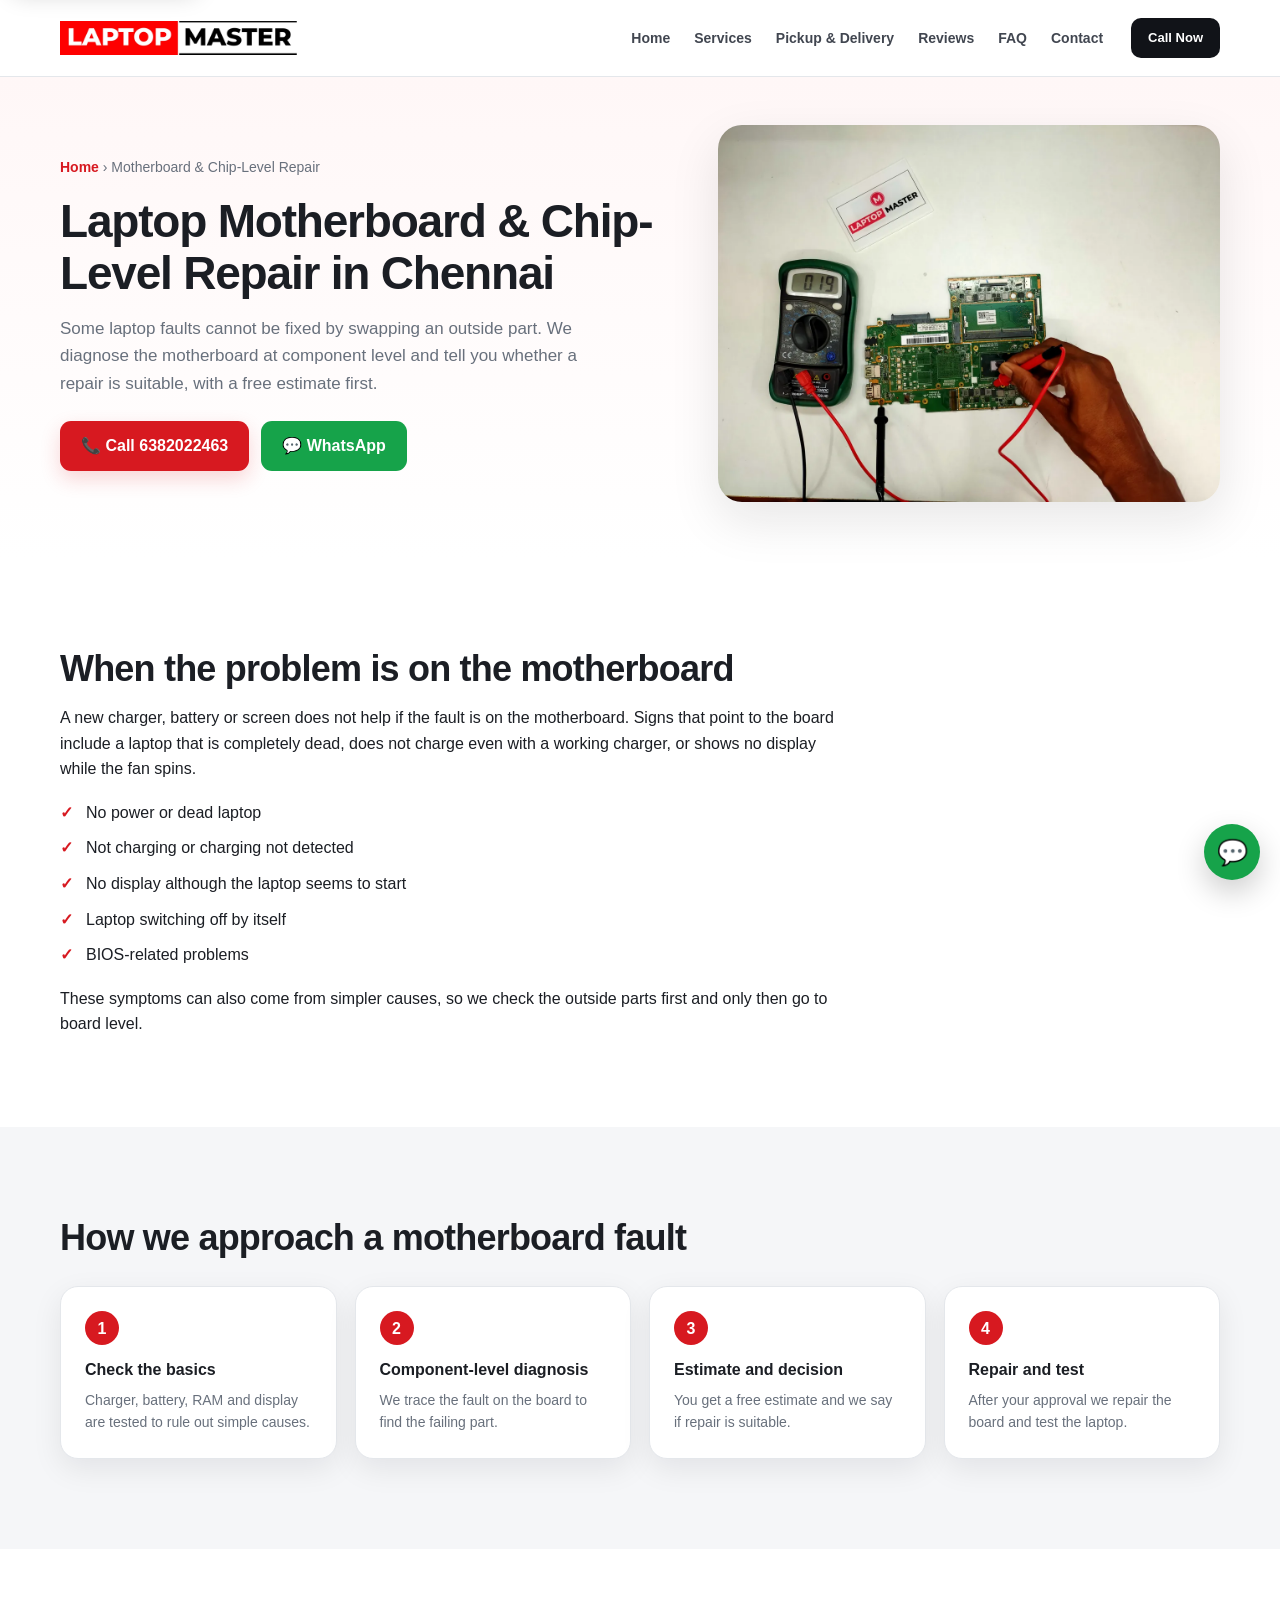
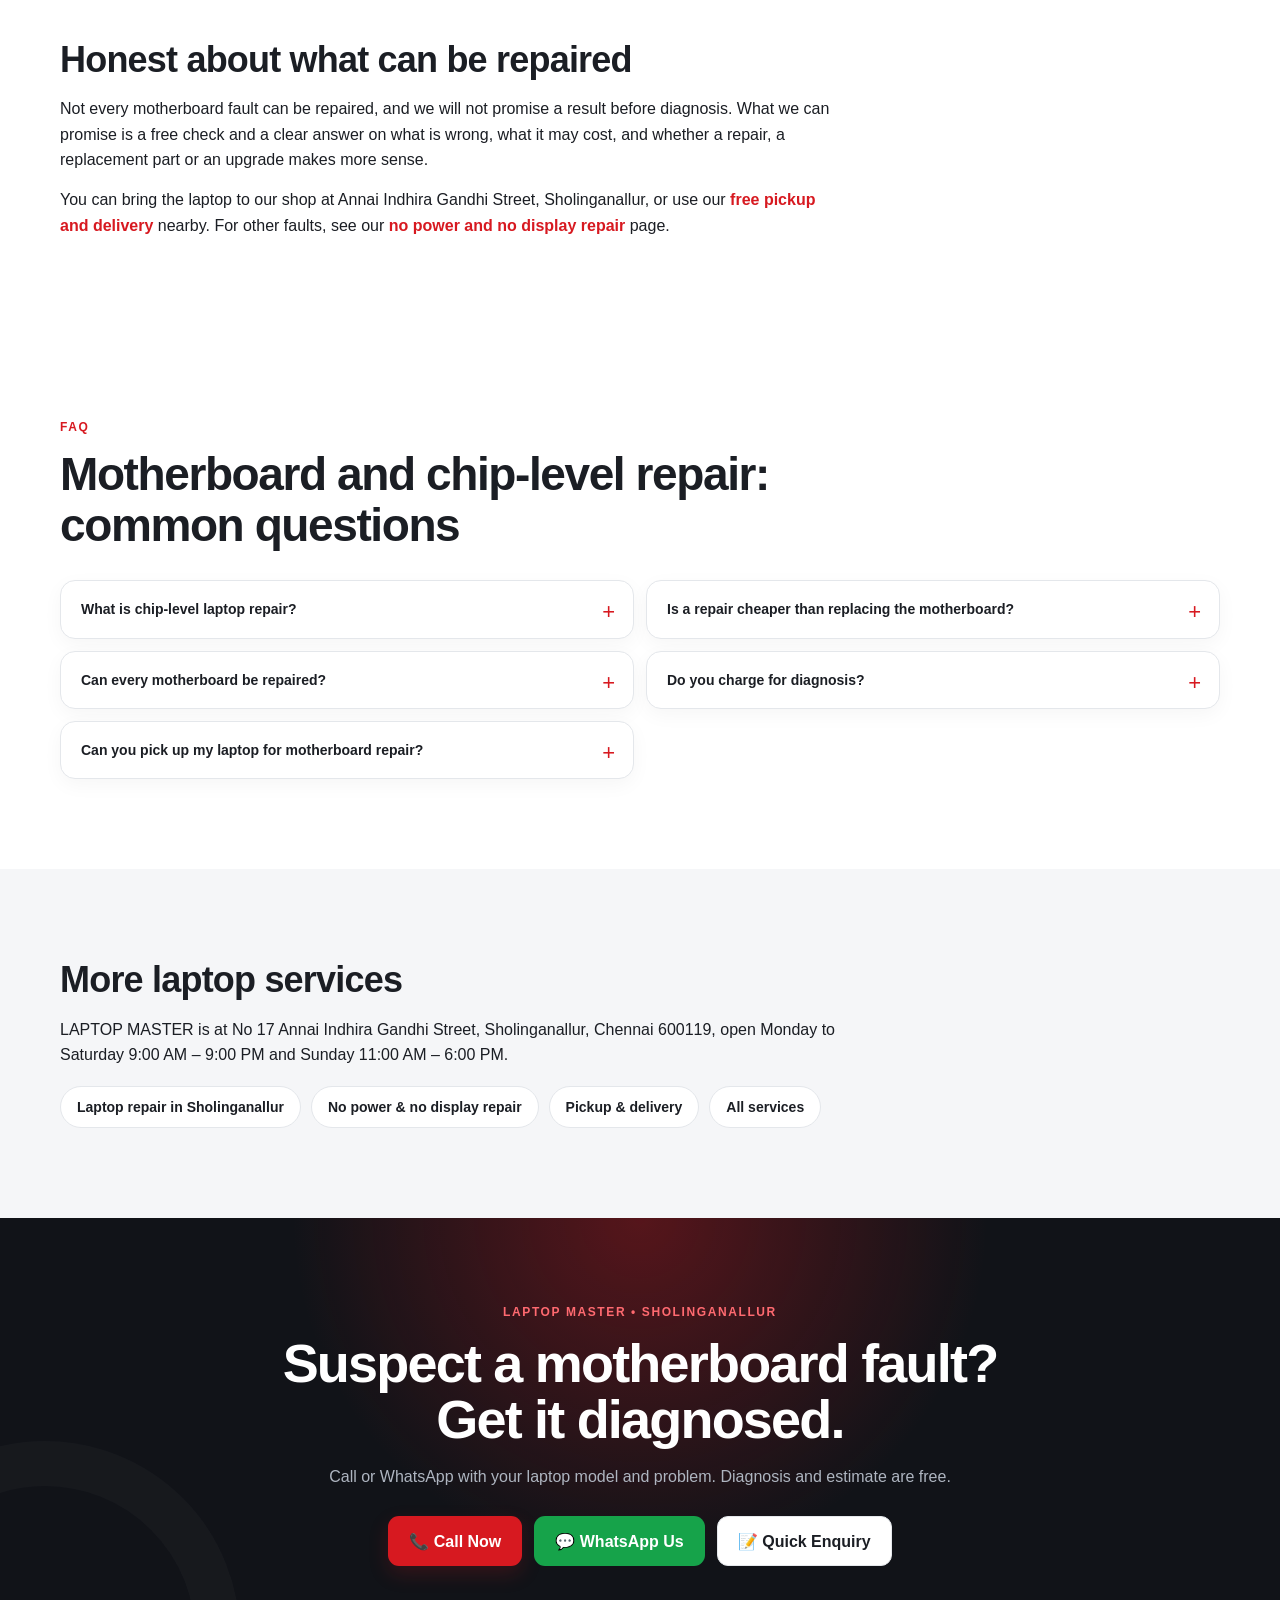
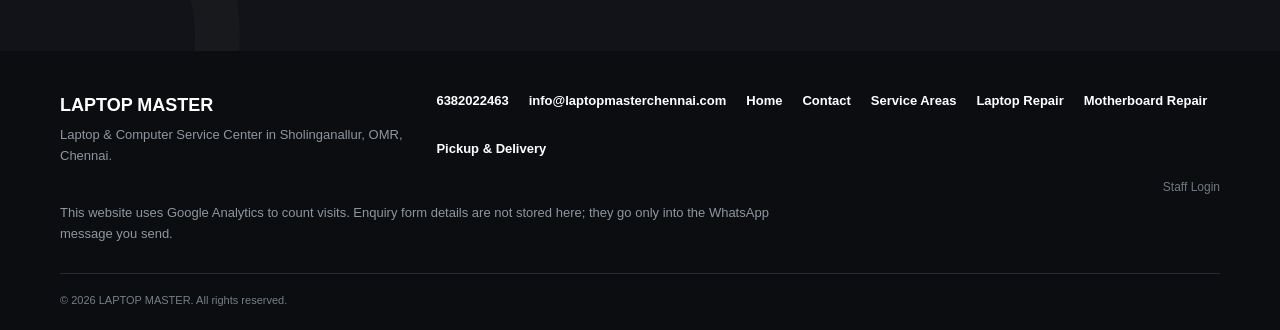
<file: laptop-motherboard-chip-level-repair/index.html>
<!DOCTYPE html>
<html lang="en">

<head>
  <meta charset="UTF-8">
  <meta name="viewport" content="width=device-width, initial-scale=1.0">

  <title>Laptop Motherboard &amp; Chip-Level Repair in Chennai | LAPTOP MASTER</title>
  <meta name="description" content="Laptop motherboard and chip-level repair in Sholinganallur, OMR, Chennai. Component-level diagnosis for no power, charging and no display faults. Free estimate.">
  <meta name="robots" content="index, follow">
  <meta name="author" content="LAPTOP MASTER">
  <meta name="format-detection" content="telephone=yes">
  <link rel="canonical" href="https://laptopmasterchennai.com/laptop-motherboard-chip-level-repair/">
  <meta name="theme-color" content="#d71920">

  <meta property="og:type" content="website">
  <meta property="og:title" content="Laptop Motherboard &amp; Chip-Level Repair in Chennai | LAPTOP MASTER">
  <meta property="og:description" content="Laptop motherboard and chip-level repair in Sholinganallur, OMR, Chennai. Component-level diagnosis for no power, charging and no display faults. Free estimate.">
  <meta property="og:url" content="https://laptopmasterchennai.com/laptop-motherboard-chip-level-repair/">
  <meta property="og:site_name" content="LAPTOP MASTER">
  <meta property="og:image" content="https://laptopmasterchennai.com/images/og-image.jpg">
  <meta property="og:image:width" content="1200">
  <meta property="og:image:height" content="630">
  <meta name="twitter:card" content="summary_large_image">
  <meta name="twitter:title" content="Laptop Motherboard &amp; Chip-Level Repair in Chennai | LAPTOP MASTER">
  <meta name="twitter:description" content="Laptop motherboard and chip-level repair in Sholinganallur, OMR, Chennai. Component-level diagnosis for no power, charging and no display faults. Free estimate.">
  <meta name="twitter:image" content="https://laptopmasterchennai.com/images/og-image.jpg">

  <link rel="preload" as="image" href="/images/page-motherboard.webp" fetchpriority="high">
  <link rel="stylesheet" href="/style.css?v=3.1.1">
  <link rel="icon" href="/favicon.ico" sizes="48x48">
  <link rel="icon" href="/images/favicon.svg" type="image/svg+xml">
  <link rel="icon" href="/images/favicon-32.png" type="image/png" sizes="32x32">
  <link rel="icon" href="/images/favicon-16.png" type="image/png" sizes="16x16">
  <link rel="apple-touch-icon" href="/images/apple-touch-icon.png">
  <link rel="manifest" href="/site.webmanifest">

  <script type="application/ld+json">
  {
  "@context": "https://schema.org",
  "@type": "Service",
  "name": "Laptop Motherboard and Chip-Level Repair",
  "url": "https://laptopmasterchennai.com/laptop-motherboard-chip-level-repair/",
  "serviceType": "Laptop Motherboard and Chip-Level Repair",
  "provider": {
    "@id": "https://laptopmasterchennai.com/#business"
  },
  "areaServed": [
    "Sholinganallur",
    "OMR",
    "Perungudi",
    "Thoraipakkam",
    "Karapakkam",
    "Navalur",
    "Siruseri",
    "Medavakkam",
    "ECR",
    "Neelankarai",
    "Injambakkam",
    "Palavakkam",
    "Akkarai",
    "Uthandi",
    "Muttukadu",
    "Kanathur",
    "Chennai"
  ],
  "description": "Laptop motherboard and chip-level repair in Sholinganallur, OMR, Chennai. Component-level diagnosis for no power, charging and no display faults. Free estimate."
}
  </script>

  <script type="application/ld+json">
  {
  "@context": "https://schema.org",
  "@type": "BreadcrumbList",
  "itemListElement": [
    {
      "@type": "ListItem",
      "position": 1,
      "name": "Home",
      "item": "https://laptopmasterchennai.com/"
    },
    {
      "@type": "ListItem",
      "position": 2,
      "name": "Motherboard &amp; Chip-Level Repair",
      "item": "https://laptopmasterchennai.com/laptop-motherboard-chip-level-repair/"
    }
  ]
}
  </script>

  <script type="application/ld+json">
  {
  "@context": "https://schema.org",
  "@type": "FAQPage",
  "mainEntity": [
    {
      "@type": "Question",
      "name": "What is chip-level laptop repair?",
      "acceptedAnswer": {
        "@type": "Answer",
        "text": "It means finding and repairing the faulty component on the motherboard, instead of treating the whole board as one part. It suits faults in the power, charging or display circuits, depending on the damage."
      }
    },
    {
      "@type": "Question",
      "name": "Is a repair cheaper than replacing the motherboard?",
      "acceptedAnswer": {
        "@type": "Answer",
        "text": "It can be, but it depends on the fault and the laptop model. That is why we diagnose first and give you an estimate before any work begins."
      }
    },
    {
      "@type": "Question",
      "name": "Can every motherboard be repaired?",
      "acceptedAnswer": {
        "@type": "Answer",
        "text": "No. Some boards are too badly damaged or the parts are not available. After diagnosis we tell you honestly whether repair is suitable."
      }
    },
    {
      "@type": "Question",
      "name": "Do you charge for diagnosis?",
      "acceptedAnswer": {
        "@type": "Answer",
        "text": "No. Diagnosis and repair estimate are free."
      }
    },
    {
      "@type": "Question",
      "name": "Can you pick up my laptop for motherboard repair?",
      "acceptedAnswer": {
        "@type": "Answer",
        "text": "Yes. Pickup and delivery is free within about 10–15 km of Sholinganallur. WhatsApp us your location to confirm."
      }
    }
  ]
}
  </script>

  <!-- Google Analytics (GA4) -->
  <script async src="https://www.googletagmanager.com/gtag/js?id=G-FFRFSCLM7S"></script>
  <script>
    window.dataLayer = window.dataLayer || [];
    function gtag(){dataLayer.push(arguments);}
    gtag('js', new Date());
    gtag('config', 'G-FFRFSCLM7S');
  </script>
</head>

<body>

  <a class="skip-link" href="#main-content">Skip to main content</a>

  <header class="site-header">
    <div class="container nav-wrap">
      <a class="brand" href="/" aria-label="LAPTOP MASTER Home">
        <img class="brand-logo" src="/images/logo.webp" alt="LAPTOP MASTER" width="237" height="34" style="height:34px;width:auto;max-width:100%">
      </a>

      <button class="menu-toggle" aria-label="Open menu" aria-expanded="false" aria-controls="site-nav">☰</button>

      <nav class="nav" id="site-nav">
        <a href="/">Home</a>
        <a href="/#services">Services</a>
        <a href="/laptop-pickup-delivery-omr/">Pickup &amp; Delivery</a>
        <a href="/#reviews">Reviews</a>
        <a href="/#faq">FAQ</a>
        <a href="/#contact">Contact</a>
      </nav>

      <a class="nav-call" href="tel:+916382022463">Call Now</a>
    </div>
  </header>

  <main id="main-content" tabindex="-1">

    <section class="page-hero">
      <div class="container page-hero-grid">
        <div>
          <p class="breadcrumb"><a href="/">Home</a> › Motherboard &amp; Chip-Level Repair</p>
          <h1>Laptop Motherboard &amp; Chip-Level Repair in Chennai</h1>
          <p class="lead">Some laptop faults cannot be fixed by swapping an outside part. We diagnose the motherboard at component level and tell you whether a repair is suitable, with a free estimate first.</p>
          <div class="hero-actions">
            <a class="btn btn-primary" href="tel:+916382022463">📞 Call 6382022463</a>
            <a class="btn btn-whatsapp" href="https://wa.me/916382022463?text=Hi%20LAPTOP%20MASTER%2C%20I%20need%20laptop%20motherboard%20/%20chip-level%20repair." target="_blank" rel="noopener noreferrer">💬 WhatsApp</a>
          </div>
        </div>
        <div>
          <img src="/images/page-motherboard.webp" srcset="/images/page-motherboard-sm.webp 600w, /images/page-motherboard.webp 1200w" sizes="(max-width: 900px) 100vw, 560px" width="1200" height="900" alt="Laptop motherboard being tested with a multimeter at LAPTOP MASTER" fetchpriority="high" decoding="async">
        </div>
      </div>
    </section>


    <section class="section">
      <div class="container"><div class="prose">
        <h2>When the problem is on the motherboard</h2>
        <p>A new charger, battery or screen does not help if the fault is on the motherboard. Signs that point to the board include a laptop that is completely dead, does not charge even with a working charger, or shows no display while the fan spins.</p>
        <ul class="info-list">
          <li>No power or dead laptop</li>
          <li>Not charging or charging not detected</li>
          <li>No display although the laptop seems to start</li>
          <li>Laptop switching off by itself</li>
          <li>BIOS-related problems</li>
        </ul>
        <p>These symptoms can also come from simpler causes, so we check the outside parts first and only then go to board level.</p>
      </div>
      </div>
    </section>

    <section class="section section-light">
      <div class="container">
        <div class="prose">
          <h2>How we approach a motherboard fault</h2>
        </div>
        <ol class="steps">
          <li><span>1</span><strong>Check the basics</strong><p>Charger, battery, RAM and display are tested to rule out simple causes.</p></li>
          <li><span>2</span><strong>Component-level diagnosis</strong><p>We trace the fault on the board to find the failing part.</p></li>
          <li><span>3</span><strong>Estimate and decision</strong><p>You get a free estimate and we say if repair is suitable.</p></li>
          <li><span>4</span><strong>Repair and test</strong><p>After your approval we repair the board and test the laptop.</p></li>
        </ol>
      </div>
    </section>

    <section class="section">
      <div class="container"><div class="prose">
        <h2>Honest about what can be repaired</h2>
        <p>Not every motherboard fault can be repaired, and we will not promise a result before diagnosis. What we can promise is a free check and a clear answer on what is wrong, what it may cost, and whether a repair, a replacement part or an upgrade makes more sense.</p>
        <p>You can bring the laptop to our shop at Annai Indhira Gandhi Street, Sholinganallur, or use our <a href="/laptop-pickup-delivery-omr/" class="text-link">free pickup and delivery</a> nearby. For other faults, see our <a href="/laptop-not-turning-on-no-display-repair/" class="text-link">no power and no display repair</a> page.</p>
      </div>
      </div>
    </section>


    <section class="section faq-section faq-left" id="faq">
      <div class="container">
        <div class="section-heading left">
          <p class="eyebrow">FAQ</p>
          <h2>Motherboard and chip-level repair: common questions</h2>
        </div>
        <div class="faq-grid">

          <details class="faq-item">
            <summary>What is chip-level laptop repair?</summary>
            <p>It means finding and repairing the faulty component on the motherboard, instead of treating the whole board as one part. It suits faults in the power, charging or display circuits, depending on the damage.</p>
          </details>

          <details class="faq-item">
            <summary>Is a repair cheaper than replacing the motherboard?</summary>
            <p>It can be, but it depends on the fault and the laptop model. That is why we diagnose first and give you an estimate before any work begins.</p>
          </details>

          <details class="faq-item">
            <summary>Can every motherboard be repaired?</summary>
            <p>No. Some boards are too badly damaged or the parts are not available. After diagnosis we tell you honestly whether repair is suitable.</p>
          </details>

          <details class="faq-item">
            <summary>Do you charge for diagnosis?</summary>
            <p>No. Diagnosis and repair estimate are free.</p>
          </details>

          <details class="faq-item">
            <summary>Can you pick up my laptop for motherboard repair?</summary>
            <p>Yes. Pickup and delivery is free within about 10–15 km of Sholinganallur. WhatsApp us your location to confirm.</p>
          </details>

        </div>
      </div>
    </section>

    <section class="section section-light">
      <div class="container"><div class="prose">
        <h2>More laptop services</h2>
        <p>LAPTOP MASTER is at No 17 Annai Indhira Gandhi Street, Sholinganallur, Chennai 600119, open Monday to Saturday 9:00 AM – 9:00 PM and Sunday 11:00 AM – 6:00 PM.</p>
        <div class="related-links"><a href="/laptop-repair-sholinganallur/">Laptop repair in Sholinganallur</a><a href="/laptop-not-turning-on-no-display-repair/">No power &amp; no display repair</a><a href="/laptop-pickup-delivery-omr/">Pickup &amp; delivery</a><a href="/#services">All services</a></div>
      </div>
      </div>
    </section>

    <section class="final-cta">
      <div class="container">
        <p class="eyebrow light">LAPTOP MASTER • SHOLINGANALLUR</p>
        <h2>Suspect a motherboard fault? Get it diagnosed.</h2>
        <p>Call or WhatsApp with your laptop model and problem. Diagnosis and estimate are free.</p>
        <div class="hero-actions">
          <a class="btn btn-primary" href="tel:+916382022463">📞 Call Now</a>
          <a class="btn btn-whatsapp" href="https://wa.me/916382022463?text=Hi%20LAPTOP%20MASTER%2C%20I%20need%20laptop%20motherboard%20/%20chip-level%20repair." target="_blank" rel="noopener noreferrer">💬 WhatsApp Us</a>
          <a class="btn btn-outline" href="/#enquiry">📝 Quick Enquiry</a>
        </div>
      </div>
    </section>

  </main>

  <footer class="footer">
    <div class="container footer-wrap">
      <div>
        <strong>LAPTOP MASTER</strong>
        <p>Laptop &amp; Computer Service Center in Sholinganallur, OMR, Chennai.</p>
      </div>
      <div>
        <a href="tel:+916382022463">6382022463</a>
        <a href="mailto:info@laptopmasterchennai.com">info@laptopmasterchennai.com</a>
        <a href="/">Home</a>
        <a href="/#contact">Contact</a>
        <a href="/#service-areas">Service Areas</a>
        <a href="/laptop-repair-sholinganallur/">Laptop Repair</a>
        <a href="/laptop-motherboard-chip-level-repair/">Motherboard Repair</a>
        <a href="/laptop-pickup-delivery-omr/">Pickup &amp; Delivery</a>
      </div>
    </div>
    <div class="container staff-row">
      <a class="staff-link" href="https://laptop-crm.pages.dev/" target="_blank" rel="nofollow noopener noreferrer">Staff Login</a>
    </div>

    <div class="container">
      <p class="analytics-note">This website uses Google Analytics to count visits. Enquiry form details are not stored here; they go only into the WhatsApp message you send.</p>
    </div>

    <div class="container copyright">© <span id="year"></span> LAPTOP MASTER. All rights reserved.</div>
  </footer>

  <div class="mobile-cta" aria-label="Quick contact options">
    <a href="tel:+916382022463" class="mobile-cta-call">📞 <span>Call</span></a>
    <a href="https://wa.me/916382022463?text=Hi%20LAPTOP%20MASTER%2C%20I%20need%20laptop%20motherboard%20/%20chip-level%20repair." target="_blank" rel="noopener noreferrer" class="mobile-cta-whatsapp">💬 <span>WhatsApp</span></a>
    <a href="/#contact" class="mobile-cta-contact">📍 <span>Visit / Directions</span></a>
  </div>

  <a class="floating-whatsapp" href="https://wa.me/916382022463?text=Hi%20LAPTOP%20MASTER%2C%20I%20need%20laptop%20motherboard%20/%20chip-level%20repair." target="_blank" rel="noopener noreferrer" aria-label="WhatsApp LAPTOP MASTER">💬</a>

  <script src="/script.js?v=3.1.1"></script>
</body>

</html>
</file>
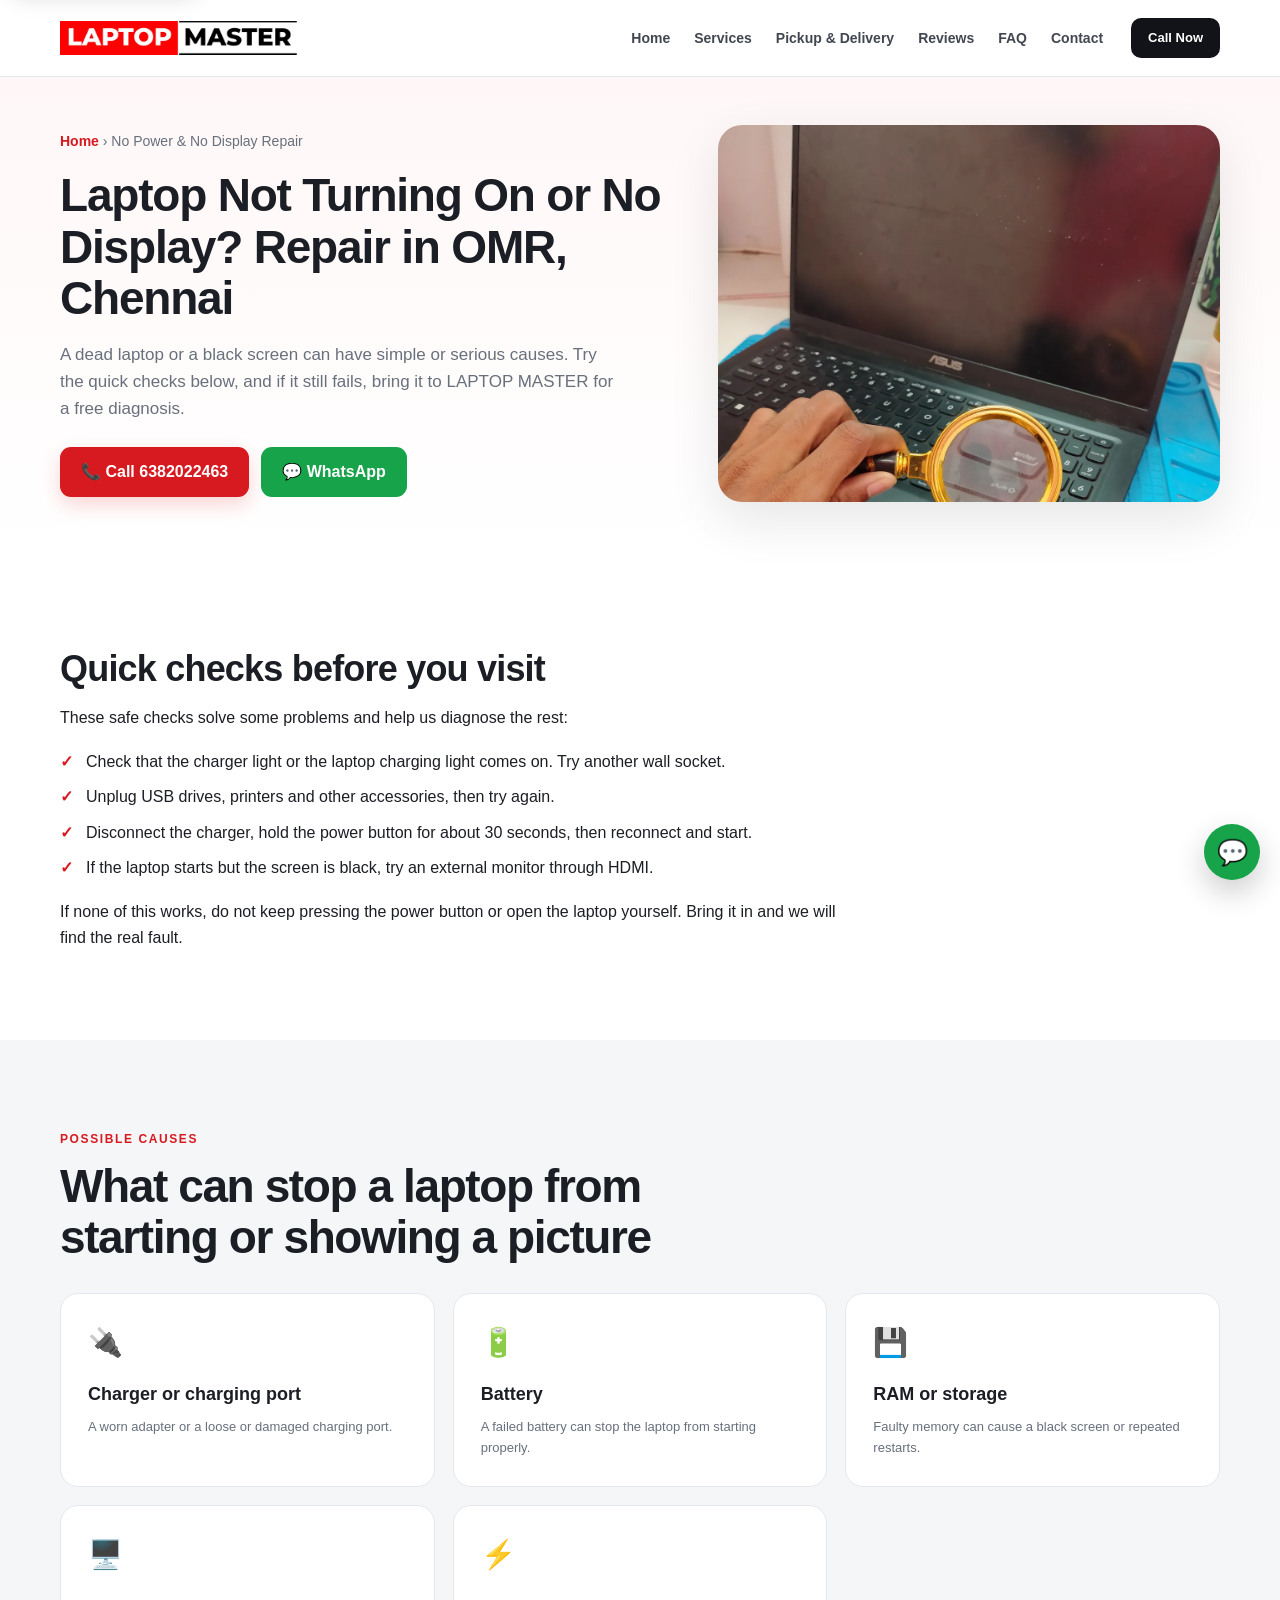
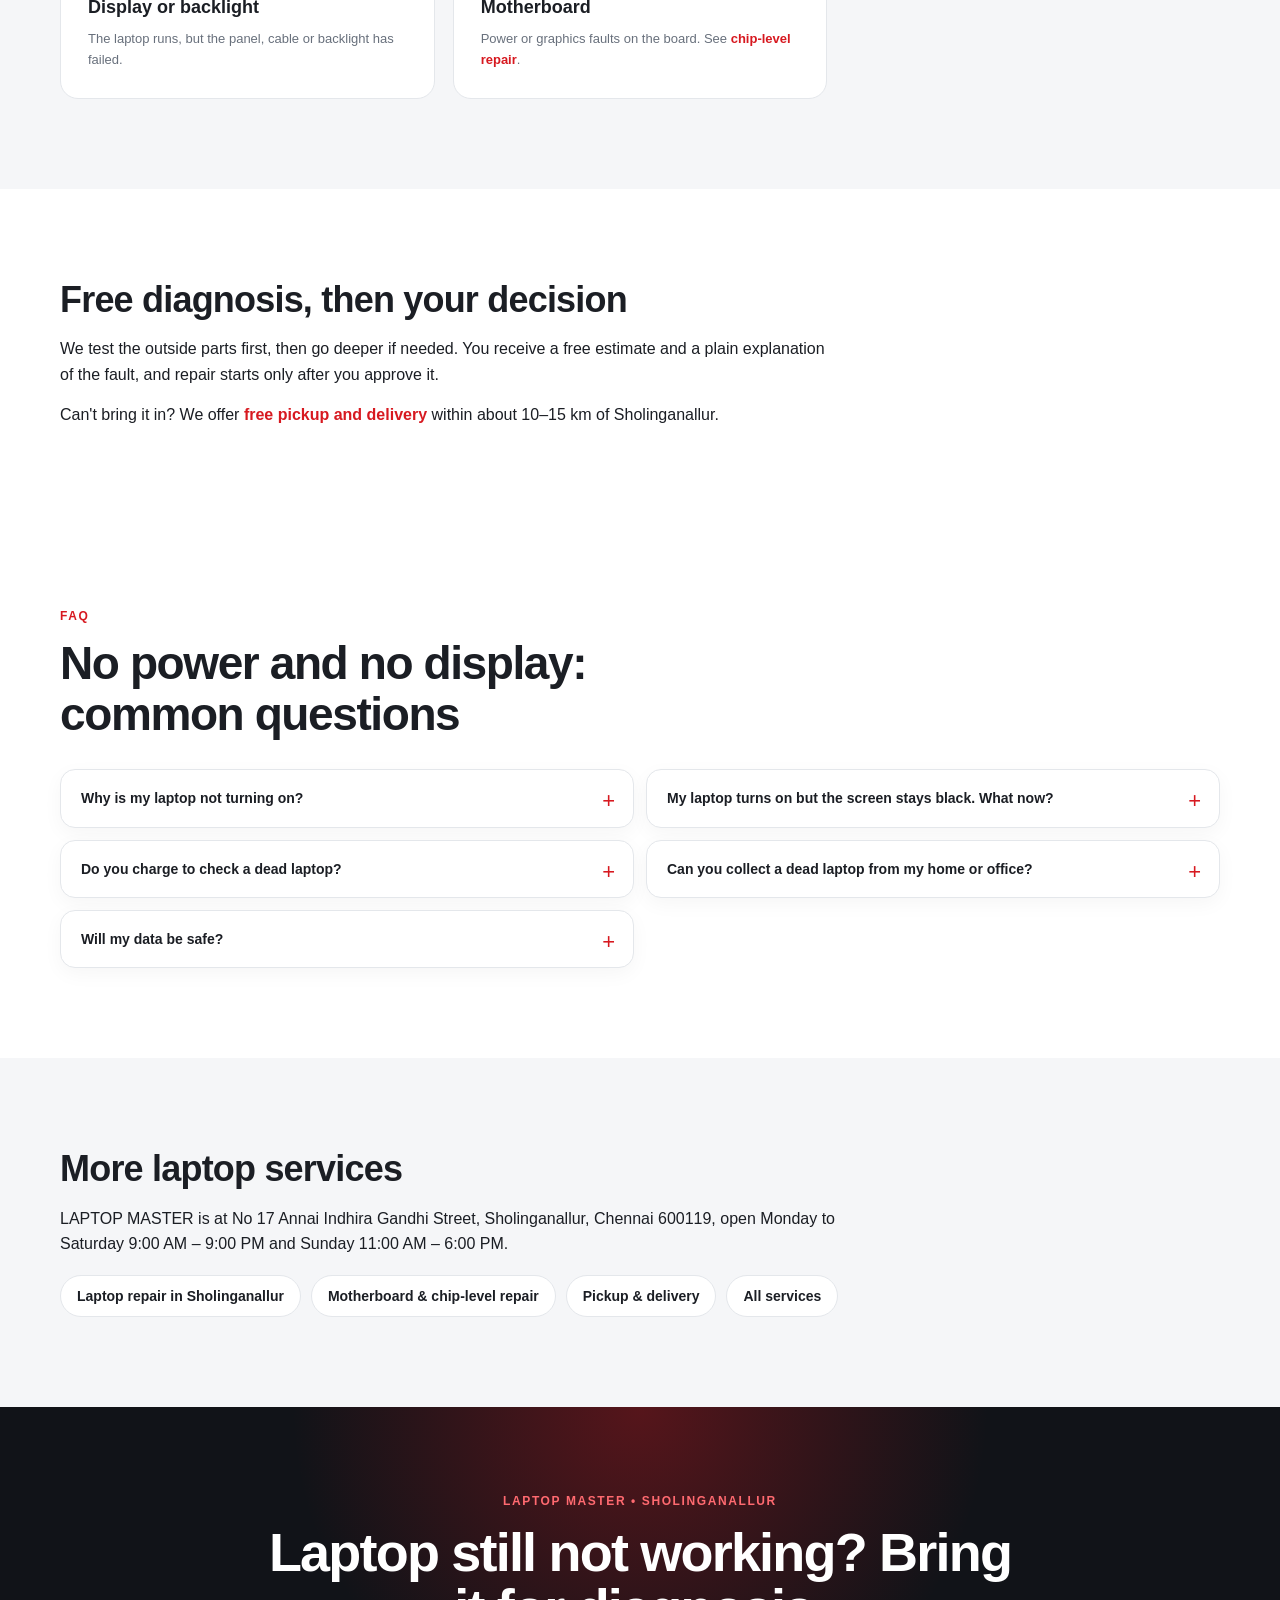
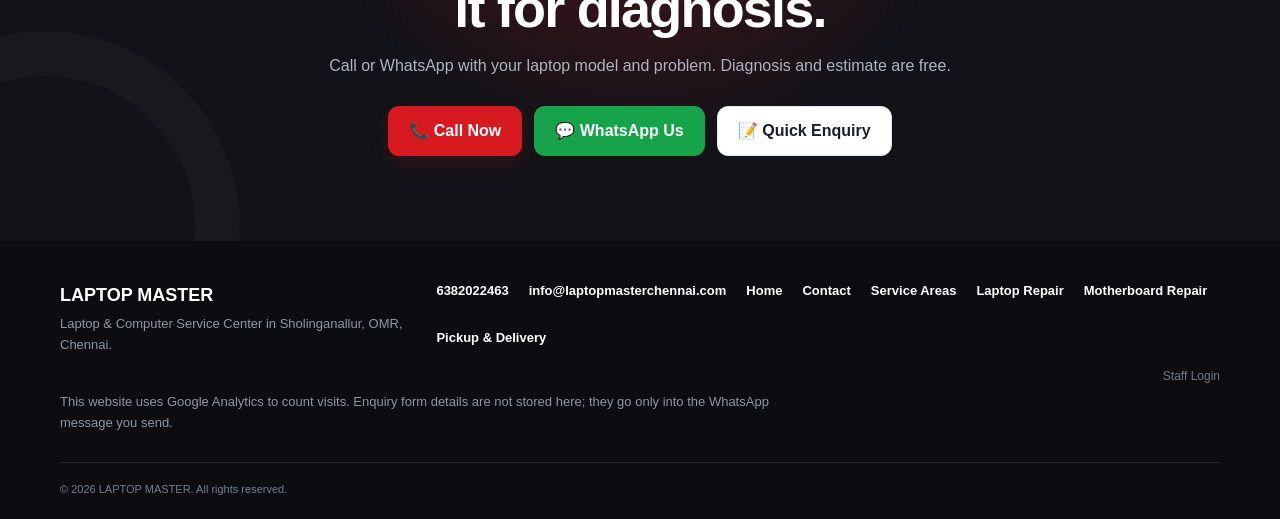
<file: laptop-not-turning-on-no-display-repair/index.html>
<!DOCTYPE html>
<html lang="en">

<head>
  <meta charset="UTF-8">
  <meta name="viewport" content="width=device-width, initial-scale=1.0">

  <title>No Power &amp; No Display Laptop Repair in OMR | LAPTOP MASTER</title>
  <meta name="description" content="Laptop not turning on or no display? LAPTOP MASTER in Sholinganallur diagnoses power, charging, display and motherboard faults. Free diagnosis and estimate.">
  <meta name="robots" content="index, follow">
  <meta name="author" content="LAPTOP MASTER">
  <meta name="format-detection" content="telephone=yes">
  <link rel="canonical" href="https://laptopmasterchennai.com/laptop-not-turning-on-no-display-repair/">
  <meta name="theme-color" content="#d71920">

  <meta property="og:type" content="website">
  <meta property="og:title" content="No Power &amp; No Display Laptop Repair in OMR | LAPTOP MASTER">
  <meta property="og:description" content="Laptop not turning on or no display? LAPTOP MASTER in Sholinganallur diagnoses power, charging, display and motherboard faults. Free diagnosis and estimate.">
  <meta property="og:url" content="https://laptopmasterchennai.com/laptop-not-turning-on-no-display-repair/">
  <meta property="og:site_name" content="LAPTOP MASTER">
  <meta property="og:image" content="https://laptopmasterchennai.com/images/og-image.jpg">
  <meta property="og:image:width" content="1200">
  <meta property="og:image:height" content="630">
  <meta name="twitter:card" content="summary_large_image">
  <meta name="twitter:title" content="No Power &amp; No Display Laptop Repair in OMR | LAPTOP MASTER">
  <meta name="twitter:description" content="Laptop not turning on or no display? LAPTOP MASTER in Sholinganallur diagnoses power, charging, display and motherboard faults. Free diagnosis and estimate.">
  <meta name="twitter:image" content="https://laptopmasterchennai.com/images/og-image.jpg">

  <link rel="preload" as="image" href="/images/page-nodisplay.webp" fetchpriority="high">
  <link rel="stylesheet" href="/style.css?v=3.1.1">
  <link rel="icon" href="/favicon.ico" sizes="48x48">
  <link rel="icon" href="/images/favicon.svg" type="image/svg+xml">
  <link rel="icon" href="/images/favicon-32.png" type="image/png" sizes="32x32">
  <link rel="icon" href="/images/favicon-16.png" type="image/png" sizes="16x16">
  <link rel="apple-touch-icon" href="/images/apple-touch-icon.png">
  <link rel="manifest" href="/site.webmanifest">

  <script type="application/ld+json">
  {
  "@context": "https://schema.org",
  "@type": "Service",
  "name": "No Power and No Display Laptop Repair",
  "url": "https://laptopmasterchennai.com/laptop-not-turning-on-no-display-repair/",
  "serviceType": "No Power and No Display Laptop Repair",
  "provider": {
    "@id": "https://laptopmasterchennai.com/#business"
  },
  "areaServed": [
    "Sholinganallur",
    "OMR",
    "Perungudi",
    "Thoraipakkam",
    "Karapakkam",
    "Navalur",
    "Siruseri",
    "Medavakkam",
    "ECR",
    "Neelankarai",
    "Injambakkam",
    "Palavakkam",
    "Akkarai",
    "Uthandi",
    "Muttukadu",
    "Kanathur",
    "Chennai"
  ],
  "description": "Laptop not turning on or no display? LAPTOP MASTER in Sholinganallur diagnoses power, charging, display and motherboard faults. Free diagnosis and estimate."
}
  </script>

  <script type="application/ld+json">
  {
  "@context": "https://schema.org",
  "@type": "BreadcrumbList",
  "itemListElement": [
    {
      "@type": "ListItem",
      "position": 1,
      "name": "Home",
      "item": "https://laptopmasterchennai.com/"
    },
    {
      "@type": "ListItem",
      "position": 2,
      "name": "No Power &amp; No Display Repair",
      "item": "https://laptopmasterchennai.com/laptop-not-turning-on-no-display-repair/"
    }
  ]
}
  </script>

  <script type="application/ld+json">
  {
  "@context": "https://schema.org",
  "@type": "FAQPage",
  "mainEntity": [
    {
      "@type": "Question",
      "name": "Why is my laptop not turning on?",
      "acceptedAnswer": {
        "@type": "Answer",
        "text": "Common causes are a faulty charger or charging port, a drained or failed battery, a problem with RAM, or a fault on the motherboard. A diagnosis is needed to know which one it is."
      }
    },
    {
      "@type": "Question",
      "name": "My laptop turns on but the screen stays black. What now?",
      "acceptedAnswer": {
        "@type": "Answer",
        "text": "Connect an external monitor if you can. If the external screen works, the problem is likely the laptop display or its cable. If it does not, the fault may be with graphics or the motherboard."
      }
    },
    {
      "@type": "Question",
      "name": "Do you charge to check a dead laptop?",
      "acceptedAnswer": {
        "@type": "Answer",
        "text": "No. Diagnosis and repair estimate are free."
      }
    },
    {
      "@type": "Question",
      "name": "Can you collect a dead laptop from my home or office?",
      "acceptedAnswer": {
        "@type": "Answer",
        "text": "Yes. Pickup and delivery is free within about 10–15 km of Sholinganallur. Send your location on WhatsApp to confirm."
      }
    },
    {
      "@type": "Question",
      "name": "Will my data be safe?",
      "acceptedAnswer": {
        "@type": "Answer",
        "text": "Many faults do not affect the storage drive, but we cannot promise this for every case. Tell us if your data is important so we can advise before any repair."
      }
    }
  ]
}
  </script>

  <!-- Google Analytics (GA4) -->
  <script async src="https://www.googletagmanager.com/gtag/js?id=G-FFRFSCLM7S"></script>
  <script>
    window.dataLayer = window.dataLayer || [];
    function gtag(){dataLayer.push(arguments);}
    gtag('js', new Date());
    gtag('config', 'G-FFRFSCLM7S');
  </script>
</head>

<body>

  <a class="skip-link" href="#main-content">Skip to main content</a>

  <header class="site-header">
    <div class="container nav-wrap">
      <a class="brand" href="/" aria-label="LAPTOP MASTER Home">
        <img class="brand-logo" src="/images/logo.webp" alt="LAPTOP MASTER" width="237" height="34" style="height:34px;width:auto;max-width:100%">
      </a>

      <button class="menu-toggle" aria-label="Open menu" aria-expanded="false" aria-controls="site-nav">☰</button>

      <nav class="nav" id="site-nav">
        <a href="/">Home</a>
        <a href="/#services">Services</a>
        <a href="/laptop-pickup-delivery-omr/">Pickup &amp; Delivery</a>
        <a href="/#reviews">Reviews</a>
        <a href="/#faq">FAQ</a>
        <a href="/#contact">Contact</a>
      </nav>

      <a class="nav-call" href="tel:+916382022463">Call Now</a>
    </div>
  </header>

  <main id="main-content" tabindex="-1">

    <section class="page-hero">
      <div class="container page-hero-grid">
        <div>
          <p class="breadcrumb"><a href="/">Home</a> › No Power &amp; No Display Repair</p>
          <h1>Laptop Not Turning On or No Display? Repair in OMR, Chennai</h1>
          <p class="lead">A dead laptop or a black screen can have simple or serious causes. Try the quick checks below, and if it still fails, bring it to LAPTOP MASTER for a free diagnosis.</p>
          <div class="hero-actions">
            <a class="btn btn-primary" href="tel:+916382022463">📞 Call 6382022463</a>
            <a class="btn btn-whatsapp" href="https://wa.me/916382022463?text=Hi%20LAPTOP%20MASTER%2C%20my%20laptop%20is%20not%20turning%20on%20/%20no%20display." target="_blank" rel="noopener noreferrer">💬 WhatsApp</a>
          </div>
        </div>
        <div>
          <img src="/images/page-nodisplay.webp" srcset="/images/page-nodisplay-sm.webp 600w, /images/page-nodisplay.webp 1200w" sizes="(max-width: 900px) 100vw, 560px" width="1200" height="900" alt="Technician inspecting a laptop with a black screen using a magnifier" fetchpriority="high" decoding="async">
        </div>
      </div>
    </section>


    <section class="section">
      <div class="container"><div class="prose">
        <h2>Quick checks before you visit</h2>
        <p>These safe checks solve some problems and help us diagnose the rest:</p>
        <ul class="info-list">
          <li>Check that the charger light or the laptop charging light comes on. Try another wall socket.</li>
          <li>Unplug USB drives, printers and other accessories, then try again.</li>
          <li>Disconnect the charger, hold the power button for about 30 seconds, then reconnect and start.</li>
          <li>If the laptop starts but the screen is black, try an external monitor through HDMI.</li>
        </ul>
        <p>If none of this works, do not keep pressing the power button or open the laptop yourself. Bring it in and we will find the real fault.</p>
      </div>
      </div>
    </section>

    <section class="section section-light">
      <div class="container">
        <div class="section-heading left">
          <p class="eyebrow">POSSIBLE CAUSES</p>
          <h2>What can stop a laptop from starting or showing a picture</h2>
        </div>
        <div class="service-grid page-service-grid">
          <article class="service-card"><span>🔌</span><h3>Charger or charging port</h3><p>A worn adapter or a loose or damaged charging port.</p></article>
          <article class="service-card"><span>🔋</span><h3>Battery</h3><p>A failed battery can stop the laptop from starting properly.</p></article>
          <article class="service-card"><span>💾</span><h3>RAM or storage</h3><p>Faulty memory can cause a black screen or repeated restarts.</p></article>
          <article class="service-card"><span>🖥️</span><h3>Display or backlight</h3><p>The laptop runs, but the panel, cable or backlight has failed.</p></article>
          <article class="service-card"><span>⚡</span><h3>Motherboard</h3><p>Power or graphics faults on the board. See <a class="text-link" href="/laptop-motherboard-chip-level-repair/">chip-level repair</a>.</p></article>
        </div>
      </div>
    </section>

    <section class="section">
      <div class="container"><div class="prose">
        <h2>Free diagnosis, then your decision</h2>
        <p>We test the outside parts first, then go deeper if needed. You receive a free estimate and a plain explanation of the fault, and repair starts only after you approve it.</p>
        <p>Can't bring it in? We offer <a href="/laptop-pickup-delivery-omr/" class="text-link">free pickup and delivery</a> within about 10–15 km of Sholinganallur.</p>
      </div>
      </div>
    </section>


    <section class="section faq-section faq-left" id="faq">
      <div class="container">
        <div class="section-heading left">
          <p class="eyebrow">FAQ</p>
          <h2>No power and no display: common questions</h2>
        </div>
        <div class="faq-grid">

          <details class="faq-item">
            <summary>Why is my laptop not turning on?</summary>
            <p>Common causes are a faulty charger or charging port, a drained or failed battery, a problem with RAM, or a fault on the motherboard. A diagnosis is needed to know which one it is.</p>
          </details>

          <details class="faq-item">
            <summary>My laptop turns on but the screen stays black. What now?</summary>
            <p>Connect an external monitor if you can. If the external screen works, the problem is likely the laptop display or its cable. If it does not, the fault may be with graphics or the motherboard.</p>
          </details>

          <details class="faq-item">
            <summary>Do you charge to check a dead laptop?</summary>
            <p>No. Diagnosis and repair estimate are free.</p>
          </details>

          <details class="faq-item">
            <summary>Can you collect a dead laptop from my home or office?</summary>
            <p>Yes. Pickup and delivery is free within about 10–15 km of Sholinganallur. Send your location on WhatsApp to confirm.</p>
          </details>

          <details class="faq-item">
            <summary>Will my data be safe?</summary>
            <p>Many faults do not affect the storage drive, but we cannot promise this for every case. Tell us if your data is important so we can advise before any repair.</p>
          </details>

        </div>
      </div>
    </section>

    <section class="section section-light">
      <div class="container"><div class="prose">
        <h2>More laptop services</h2>
        <p>LAPTOP MASTER is at No 17 Annai Indhira Gandhi Street, Sholinganallur, Chennai 600119, open Monday to Saturday 9:00 AM – 9:00 PM and Sunday 11:00 AM – 6:00 PM.</p>
        <div class="related-links"><a href="/laptop-repair-sholinganallur/">Laptop repair in Sholinganallur</a><a href="/laptop-motherboard-chip-level-repair/">Motherboard &amp; chip-level repair</a><a href="/laptop-pickup-delivery-omr/">Pickup &amp; delivery</a><a href="/#services">All services</a></div>
      </div>
      </div>
    </section>

    <section class="final-cta">
      <div class="container">
        <p class="eyebrow light">LAPTOP MASTER • SHOLINGANALLUR</p>
        <h2>Laptop still not working? Bring it for diagnosis.</h2>
        <p>Call or WhatsApp with your laptop model and problem. Diagnosis and estimate are free.</p>
        <div class="hero-actions">
          <a class="btn btn-primary" href="tel:+916382022463">📞 Call Now</a>
          <a class="btn btn-whatsapp" href="https://wa.me/916382022463?text=Hi%20LAPTOP%20MASTER%2C%20my%20laptop%20is%20not%20turning%20on%20/%20no%20display." target="_blank" rel="noopener noreferrer">💬 WhatsApp Us</a>
          <a class="btn btn-outline" href="/#enquiry">📝 Quick Enquiry</a>
        </div>
      </div>
    </section>

  </main>

  <footer class="footer">
    <div class="container footer-wrap">
      <div>
        <strong>LAPTOP MASTER</strong>
        <p>Laptop &amp; Computer Service Center in Sholinganallur, OMR, Chennai.</p>
      </div>
      <div>
        <a href="tel:+916382022463">6382022463</a>
        <a href="mailto:info@laptopmasterchennai.com">info@laptopmasterchennai.com</a>
        <a href="/">Home</a>
        <a href="/#contact">Contact</a>
        <a href="/#service-areas">Service Areas</a>
        <a href="/laptop-repair-sholinganallur/">Laptop Repair</a>
        <a href="/laptop-motherboard-chip-level-repair/">Motherboard Repair</a>
        <a href="/laptop-pickup-delivery-omr/">Pickup &amp; Delivery</a>
      </div>
    </div>
    <div class="container staff-row">
      <a class="staff-link" href="https://laptop-crm.pages.dev/" target="_blank" rel="nofollow noopener noreferrer">Staff Login</a>
    </div>

    <div class="container">
      <p class="analytics-note">This website uses Google Analytics to count visits. Enquiry form details are not stored here; they go only into the WhatsApp message you send.</p>
    </div>

    <div class="container copyright">© <span id="year"></span> LAPTOP MASTER. All rights reserved.</div>
  </footer>

  <div class="mobile-cta" aria-label="Quick contact options">
    <a href="tel:+916382022463" class="mobile-cta-call">📞 <span>Call</span></a>
    <a href="https://wa.me/916382022463?text=Hi%20LAPTOP%20MASTER%2C%20my%20laptop%20is%20not%20turning%20on%20/%20no%20display." target="_blank" rel="noopener noreferrer" class="mobile-cta-whatsapp">💬 <span>WhatsApp</span></a>
    <a href="/#contact" class="mobile-cta-contact">📍 <span>Visit / Directions</span></a>
  </div>

  <a class="floating-whatsapp" href="https://wa.me/916382022463?text=Hi%20LAPTOP%20MASTER%2C%20my%20laptop%20is%20not%20turning%20on%20/%20no%20display." target="_blank" rel="noopener noreferrer" aria-label="WhatsApp LAPTOP MASTER">💬</a>

  <script src="/script.js?v=3.1.1"></script>
</body>

</html>
</file>
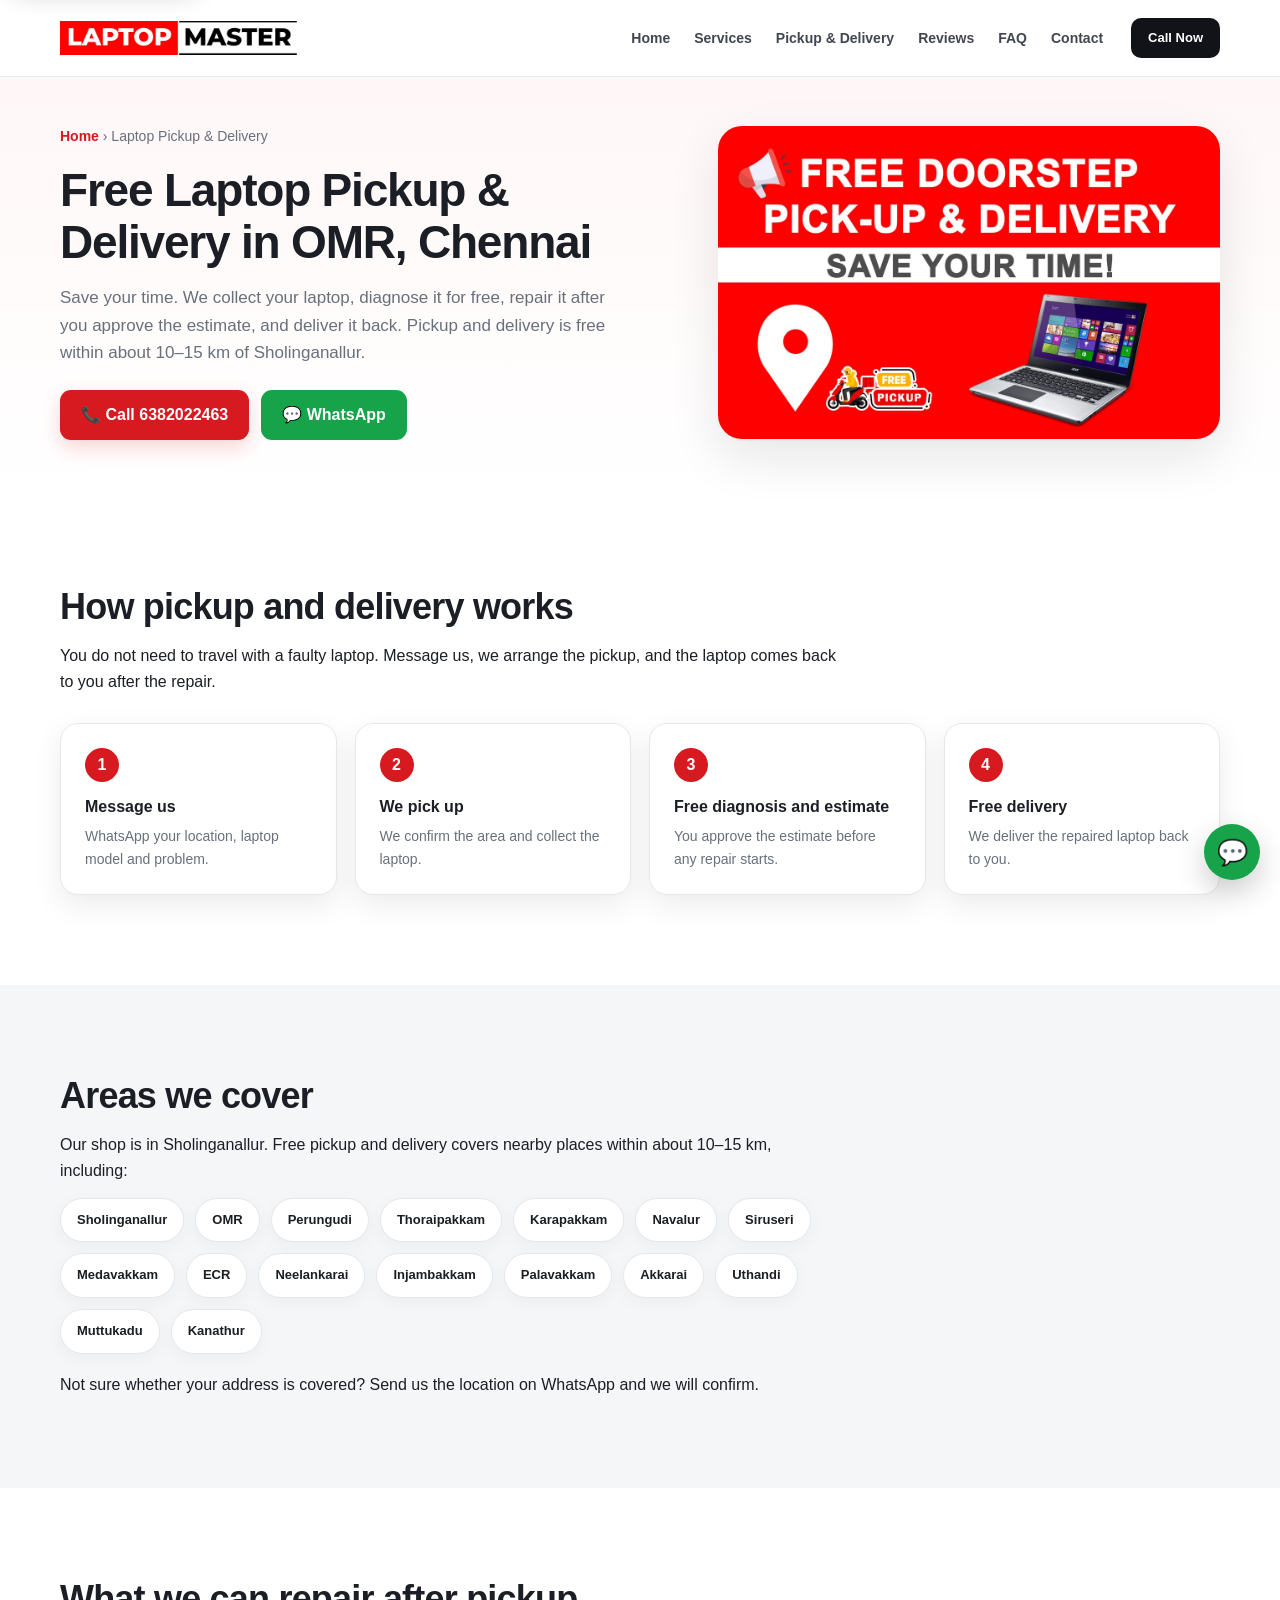
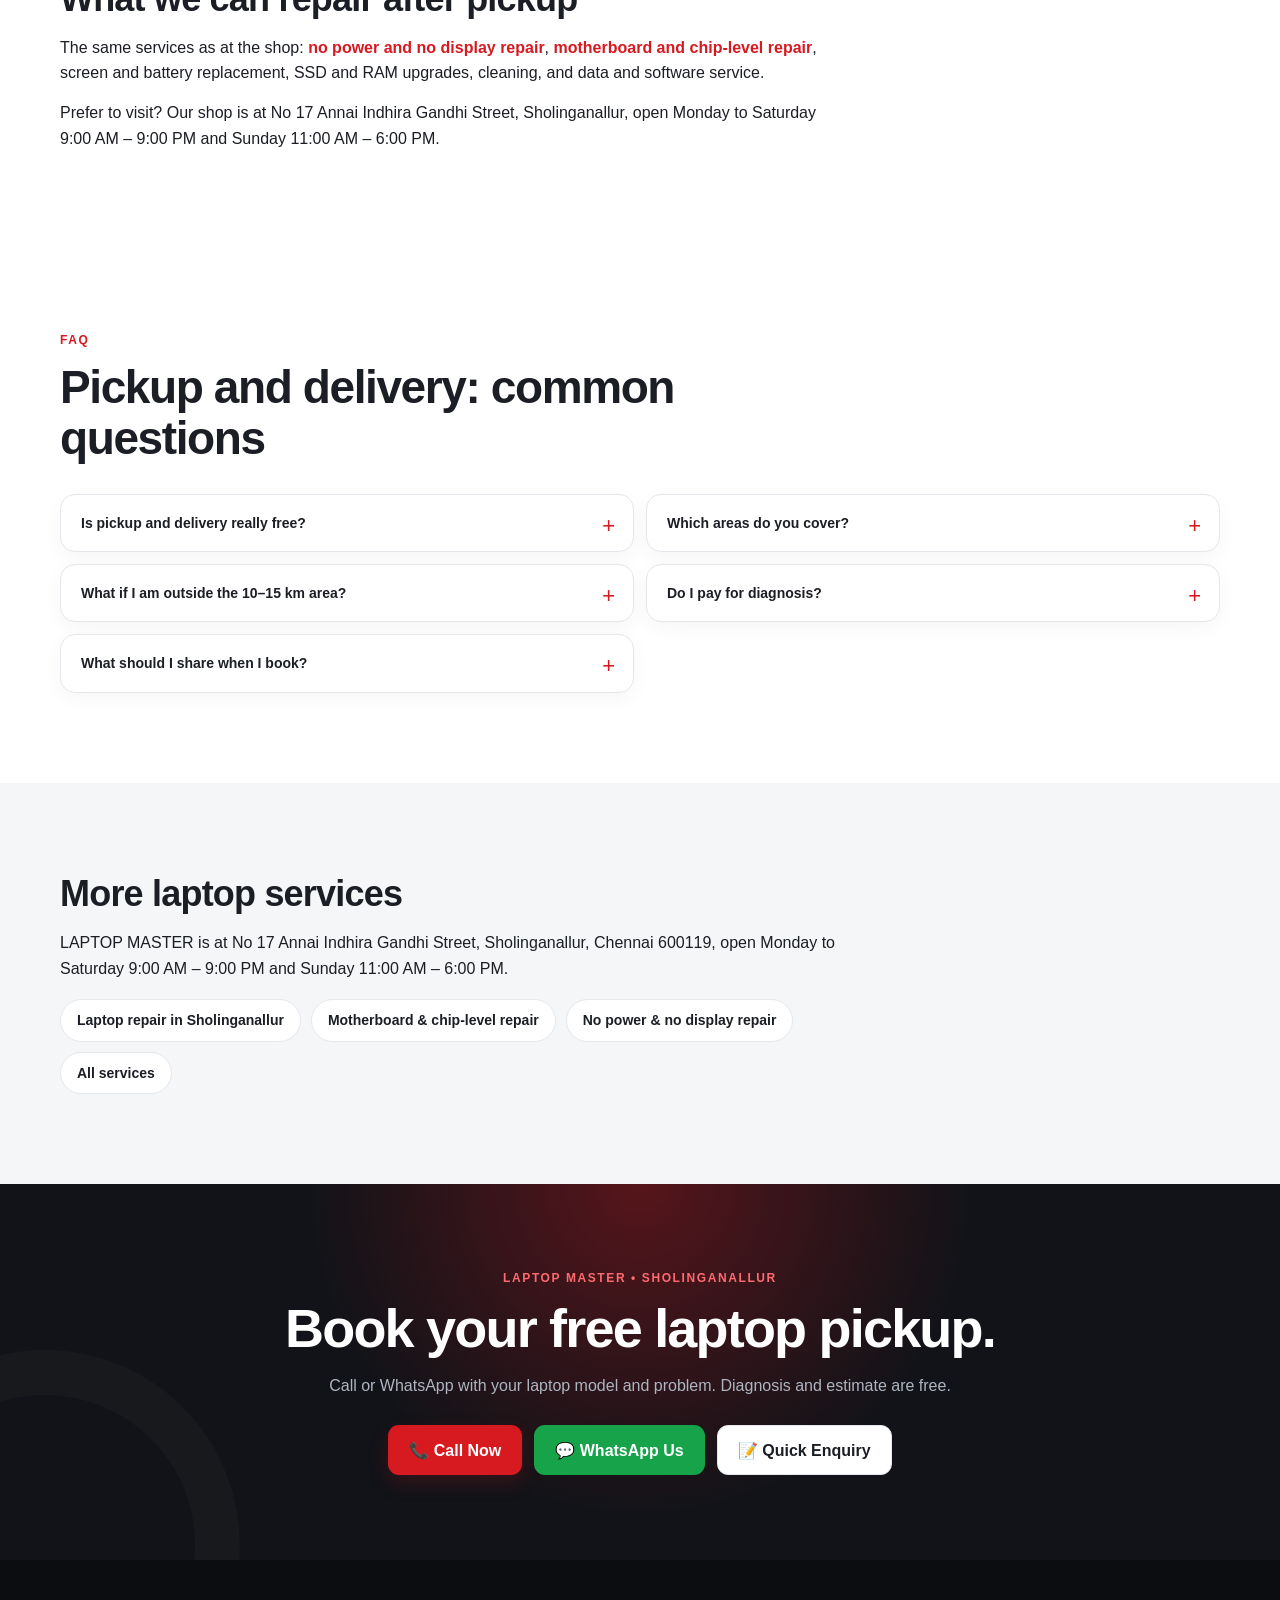
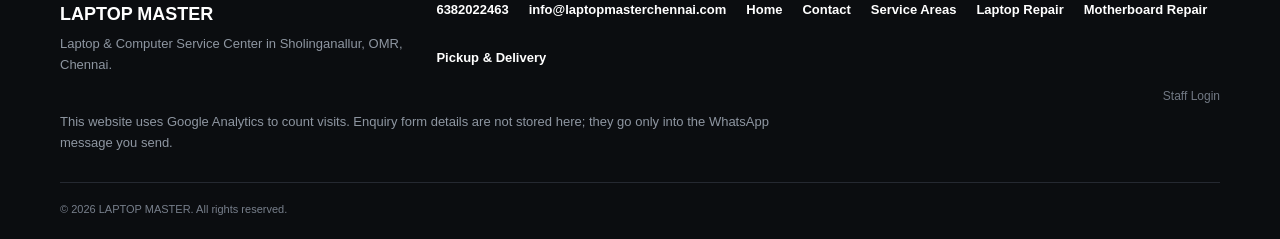
<file: laptop-pickup-delivery-omr/index.html>
<!DOCTYPE html>
<html lang="en">

<head>
  <meta charset="UTF-8">
  <meta name="viewport" content="width=device-width, initial-scale=1.0">

  <title>Laptop Pickup &amp; Delivery in OMR, Chennai | LAPTOP MASTER</title>
  <meta name="description" content="Free doorstep laptop pickup and delivery within 10–15 km of Sholinganallur, OMR, Chennai. Free diagnosis and estimate. WhatsApp your location to book.">
  <meta name="robots" content="index, follow">
  <meta name="author" content="LAPTOP MASTER">
  <meta name="format-detection" content="telephone=yes">
  <link rel="canonical" href="https://laptopmasterchennai.com/laptop-pickup-delivery-omr/">
  <meta name="theme-color" content="#d71920">

  <meta property="og:type" content="website">
  <meta property="og:title" content="Laptop Pickup &amp; Delivery in OMR, Chennai | LAPTOP MASTER">
  <meta property="og:description" content="Free doorstep laptop pickup and delivery within 10–15 km of Sholinganallur, OMR, Chennai. Free diagnosis and estimate. WhatsApp your location to book.">
  <meta property="og:url" content="https://laptopmasterchennai.com/laptop-pickup-delivery-omr/">
  <meta property="og:site_name" content="LAPTOP MASTER">
  <meta property="og:image" content="https://laptopmasterchennai.com/images/og-image.jpg">
  <meta property="og:image:width" content="1200">
  <meta property="og:image:height" content="630">
  <meta name="twitter:card" content="summary_large_image">
  <meta name="twitter:title" content="Laptop Pickup &amp; Delivery in OMR, Chennai | LAPTOP MASTER">
  <meta name="twitter:description" content="Free doorstep laptop pickup and delivery within 10–15 km of Sholinganallur, OMR, Chennai. Free diagnosis and estimate. WhatsApp your location to book.">
  <meta name="twitter:image" content="https://laptopmasterchennai.com/images/og-image.jpg">

  <link rel="preload" as="image" href="/images/page-pickup.webp" fetchpriority="high">
  <link rel="stylesheet" href="/style.css?v=3.1.1">
  <link rel="icon" href="/favicon.ico" sizes="48x48">
  <link rel="icon" href="/images/favicon.svg" type="image/svg+xml">
  <link rel="icon" href="/images/favicon-32.png" type="image/png" sizes="32x32">
  <link rel="icon" href="/images/favicon-16.png" type="image/png" sizes="16x16">
  <link rel="apple-touch-icon" href="/images/apple-touch-icon.png">
  <link rel="manifest" href="/site.webmanifest">

  <script type="application/ld+json">
  {
  "@context": "https://schema.org",
  "@type": "Service",
  "name": "Laptop Pickup and Delivery",
  "url": "https://laptopmasterchennai.com/laptop-pickup-delivery-omr/",
  "serviceType": "Laptop Pickup and Delivery",
  "provider": {
    "@id": "https://laptopmasterchennai.com/#business"
  },
  "areaServed": [
    "Sholinganallur",
    "OMR",
    "Perungudi",
    "Thoraipakkam",
    "Karapakkam",
    "Navalur",
    "Siruseri",
    "Medavakkam",
    "ECR",
    "Neelankarai",
    "Injambakkam",
    "Palavakkam",
    "Akkarai",
    "Uthandi",
    "Muttukadu",
    "Kanathur",
    "Chennai"
  ],
  "description": "Free doorstep laptop pickup and delivery within 10–15 km of Sholinganallur, OMR, Chennai. Free diagnosis and estimate. WhatsApp your location to book."
}
  </script>

  <script type="application/ld+json">
  {
  "@context": "https://schema.org",
  "@type": "BreadcrumbList",
  "itemListElement": [
    {
      "@type": "ListItem",
      "position": 1,
      "name": "Home",
      "item": "https://laptopmasterchennai.com/"
    },
    {
      "@type": "ListItem",
      "position": 2,
      "name": "Laptop Pickup &amp; Delivery",
      "item": "https://laptopmasterchennai.com/laptop-pickup-delivery-omr/"
    }
  ]
}
  </script>

  <script type="application/ld+json">
  {
  "@context": "https://schema.org",
  "@type": "FAQPage",
  "mainEntity": [
    {
      "@type": "Question",
      "name": "Is pickup and delivery really free?",
      "acceptedAnswer": {
        "@type": "Answer",
        "text": "Yes. Pickup and delivery is free within about 10–15 km of Sholinganallur."
      }
    },
    {
      "@type": "Question",
      "name": "Which areas do you cover?",
      "acceptedAnswer": {
        "@type": "Answer",
        "text": "We cover areas around Sholinganallur and OMR such as Perungudi, Thoraipakkam, Karapakkam, Navalur, Siruseri, Medavakkam and ECR. Send us your location on WhatsApp to confirm."
      }
    },
    {
      "@type": "Question",
      "name": "What if I am outside the 10–15 km area?",
      "acceptedAnswer": {
        "@type": "Answer",
        "text": "Contact us with your location and we will tell you what is possible."
      }
    },
    {
      "@type": "Question",
      "name": "Do I pay for diagnosis?",
      "acceptedAnswer": {
        "@type": "Answer",
        "text": "No. Diagnosis and repair estimate are free."
      }
    },
    {
      "@type": "Question",
      "name": "What should I share when I book?",
      "acceptedAnswer": {
        "@type": "Answer",
        "text": "Send your location, the laptop brand and model, and a short description of the problem on WhatsApp. Photos or a short video of the fault also help."
      }
    }
  ]
}
  </script>

  <!-- Google Analytics (GA4) -->
  <script async src="https://www.googletagmanager.com/gtag/js?id=G-FFRFSCLM7S"></script>
  <script>
    window.dataLayer = window.dataLayer || [];
    function gtag(){dataLayer.push(arguments);}
    gtag('js', new Date());
    gtag('config', 'G-FFRFSCLM7S');
  </script>
</head>

<body>

  <a class="skip-link" href="#main-content">Skip to main content</a>

  <header class="site-header">
    <div class="container nav-wrap">
      <a class="brand" href="/" aria-label="LAPTOP MASTER Home">
        <img class="brand-logo" src="/images/logo.webp" alt="LAPTOP MASTER" width="237" height="34" style="height:34px;width:auto;max-width:100%">
      </a>

      <button class="menu-toggle" aria-label="Open menu" aria-expanded="false" aria-controls="site-nav">☰</button>

      <nav class="nav" id="site-nav">
        <a href="/">Home</a>
        <a href="/#services">Services</a>
        <a href="/laptop-pickup-delivery-omr/">Pickup &amp; Delivery</a>
        <a href="/#reviews">Reviews</a>
        <a href="/#faq">FAQ</a>
        <a href="/#contact">Contact</a>
      </nav>

      <a class="nav-call" href="tel:+916382022463">Call Now</a>
    </div>
  </header>

  <main id="main-content" tabindex="-1">

    <section class="page-hero">
      <div class="container page-hero-grid">
        <div>
          <p class="breadcrumb"><a href="/">Home</a> › Laptop Pickup &amp; Delivery</p>
          <h1>Free Laptop Pickup &amp; Delivery in OMR, Chennai</h1>
          <p class="lead">Save your time. We collect your laptop, diagnose it for free, repair it after you approve the estimate, and deliver it back. Pickup and delivery is free within about 10–15 km of Sholinganallur.</p>
          <div class="hero-actions">
            <a class="btn btn-primary" href="tel:+916382022463">📞 Call 6382022463</a>
            <a class="btn btn-whatsapp" href="https://wa.me/916382022463?text=Hi%20LAPTOP%20MASTER%2C%20I%20want%20free%20laptop%20pickup%20and%20delivery." target="_blank" rel="noopener noreferrer">💬 WhatsApp</a>
          </div>
        </div>
        <div>
          <img src="/images/page-pickup.webp" srcset="/images/page-pickup-sm.webp 600w, /images/page-pickup.webp 1200w" sizes="(max-width: 900px) 100vw, 560px" width="1200" height="750" alt="LAPTOP MASTER free doorstep pick-up and delivery banner" fetchpriority="high" decoding="async">
        </div>
      </div>
    </section>


    <section class="section">
      <div class="container">
        <div class="prose">
          <h2>How pickup and delivery works</h2>
          <p>You do not need to travel with a faulty laptop. Message us, we arrange the pickup, and the laptop comes back to you after the repair.</p>
        </div>
        <ol class="steps">
          <li><span>1</span><strong>Message us</strong><p>WhatsApp your location, laptop model and problem.</p></li>
          <li><span>2</span><strong>We pick up</strong><p>We confirm the area and collect the laptop.</p></li>
          <li><span>3</span><strong>Free diagnosis and estimate</strong><p>You approve the estimate before any repair starts.</p></li>
          <li><span>4</span><strong>Free delivery</strong><p>We deliver the repaired laptop back to you.</p></li>
        </ol>
      </div>
    </section>

    <section class="section section-light">
      <div class="container"><div class="prose">
        <h2>Areas we cover</h2>
        <p>Our shop is in Sholinganallur. Free pickup and delivery covers nearby places within about 10–15 km, including:</p>
        <div class="area-tags"><span>Sholinganallur</span><span>OMR</span><span>Perungudi</span><span>Thoraipakkam</span><span>Karapakkam</span><span>Navalur</span><span>Siruseri</span><span>Medavakkam</span><span>ECR</span><span>Neelankarai</span><span>Injambakkam</span><span>Palavakkam</span><span>Akkarai</span><span>Uthandi</span><span>Muttukadu</span><span>Kanathur</span></div>
        <p style="margin-top:18px">Not sure whether your address is covered? Send us the location on WhatsApp and we will confirm.</p>
      </div>
      </div>
    </section>

    <section class="section">
      <div class="container"><div class="prose">
        <h2>What we can repair after pickup</h2>
        <p>The same services as at the shop: <a href="/laptop-not-turning-on-no-display-repair/" class="text-link">no power and no display repair</a>, <a href="/laptop-motherboard-chip-level-repair/" class="text-link">motherboard and chip-level repair</a>, screen and battery replacement, SSD and RAM upgrades, cleaning, and data and software service.</p>
        <p>Prefer to visit? Our shop is at No 17 Annai Indhira Gandhi Street, Sholinganallur, open Monday to Saturday 9:00 AM – 9:00 PM and Sunday 11:00 AM – 6:00 PM.</p>
      </div>
      </div>
    </section>


    <section class="section faq-section faq-left" id="faq">
      <div class="container">
        <div class="section-heading left">
          <p class="eyebrow">FAQ</p>
          <h2>Pickup and delivery: common questions</h2>
        </div>
        <div class="faq-grid">

          <details class="faq-item">
            <summary>Is pickup and delivery really free?</summary>
            <p>Yes. Pickup and delivery is free within about 10–15 km of Sholinganallur.</p>
          </details>

          <details class="faq-item">
            <summary>Which areas do you cover?</summary>
            <p>We cover areas around Sholinganallur and OMR such as Perungudi, Thoraipakkam, Karapakkam, Navalur, Siruseri, Medavakkam and ECR. Send us your location on WhatsApp to confirm.</p>
          </details>

          <details class="faq-item">
            <summary>What if I am outside the 10–15 km area?</summary>
            <p>Contact us with your location and we will tell you what is possible.</p>
          </details>

          <details class="faq-item">
            <summary>Do I pay for diagnosis?</summary>
            <p>No. Diagnosis and repair estimate are free.</p>
          </details>

          <details class="faq-item">
            <summary>What should I share when I book?</summary>
            <p>Send your location, the laptop brand and model, and a short description of the problem on WhatsApp. Photos or a short video of the fault also help.</p>
          </details>

        </div>
      </div>
    </section>

    <section class="section section-light">
      <div class="container"><div class="prose">
        <h2>More laptop services</h2>
        <p>LAPTOP MASTER is at No 17 Annai Indhira Gandhi Street, Sholinganallur, Chennai 600119, open Monday to Saturday 9:00 AM – 9:00 PM and Sunday 11:00 AM – 6:00 PM.</p>
        <div class="related-links"><a href="/laptop-repair-sholinganallur/">Laptop repair in Sholinganallur</a><a href="/laptop-motherboard-chip-level-repair/">Motherboard &amp; chip-level repair</a><a href="/laptop-not-turning-on-no-display-repair/">No power &amp; no display repair</a><a href="/#services">All services</a></div>
      </div>
      </div>
    </section>

    <section class="final-cta">
      <div class="container">
        <p class="eyebrow light">LAPTOP MASTER • SHOLINGANALLUR</p>
        <h2>Book your free laptop pickup.</h2>
        <p>Call or WhatsApp with your laptop model and problem. Diagnosis and estimate are free.</p>
        <div class="hero-actions">
          <a class="btn btn-primary" href="tel:+916382022463">📞 Call Now</a>
          <a class="btn btn-whatsapp" href="https://wa.me/916382022463?text=Hi%20LAPTOP%20MASTER%2C%20I%20want%20free%20laptop%20pickup%20and%20delivery." target="_blank" rel="noopener noreferrer">💬 WhatsApp Us</a>
          <a class="btn btn-outline" href="/#enquiry">📝 Quick Enquiry</a>
        </div>
      </div>
    </section>

  </main>

  <footer class="footer">
    <div class="container footer-wrap">
      <div>
        <strong>LAPTOP MASTER</strong>
        <p>Laptop &amp; Computer Service Center in Sholinganallur, OMR, Chennai.</p>
      </div>
      <div>
        <a href="tel:+916382022463">6382022463</a>
        <a href="mailto:info@laptopmasterchennai.com">info@laptopmasterchennai.com</a>
        <a href="/">Home</a>
        <a href="/#contact">Contact</a>
        <a href="/#service-areas">Service Areas</a>
        <a href="/laptop-repair-sholinganallur/">Laptop Repair</a>
        <a href="/laptop-motherboard-chip-level-repair/">Motherboard Repair</a>
        <a href="/laptop-pickup-delivery-omr/">Pickup &amp; Delivery</a>
      </div>
    </div>
    <div class="container staff-row">
      <a class="staff-link" href="https://laptop-crm.pages.dev/" target="_blank" rel="nofollow noopener noreferrer">Staff Login</a>
    </div>

    <div class="container">
      <p class="analytics-note">This website uses Google Analytics to count visits. Enquiry form details are not stored here; they go only into the WhatsApp message you send.</p>
    </div>

    <div class="container copyright">© <span id="year"></span> LAPTOP MASTER. All rights reserved.</div>
  </footer>

  <div class="mobile-cta" aria-label="Quick contact options">
    <a href="tel:+916382022463" class="mobile-cta-call">📞 <span>Call</span></a>
    <a href="https://wa.me/916382022463?text=Hi%20LAPTOP%20MASTER%2C%20I%20want%20free%20laptop%20pickup%20and%20delivery." target="_blank" rel="noopener noreferrer" class="mobile-cta-whatsapp">💬 <span>WhatsApp</span></a>
    <a href="/#contact" class="mobile-cta-contact">📍 <span>Visit / Directions</span></a>
  </div>

  <a class="floating-whatsapp" href="https://wa.me/916382022463?text=Hi%20LAPTOP%20MASTER%2C%20I%20want%20free%20laptop%20pickup%20and%20delivery." target="_blank" rel="noopener noreferrer" aria-label="WhatsApp LAPTOP MASTER">💬</a>

  <script src="/script.js?v=3.1.1"></script>
</body>

</html>
</file>
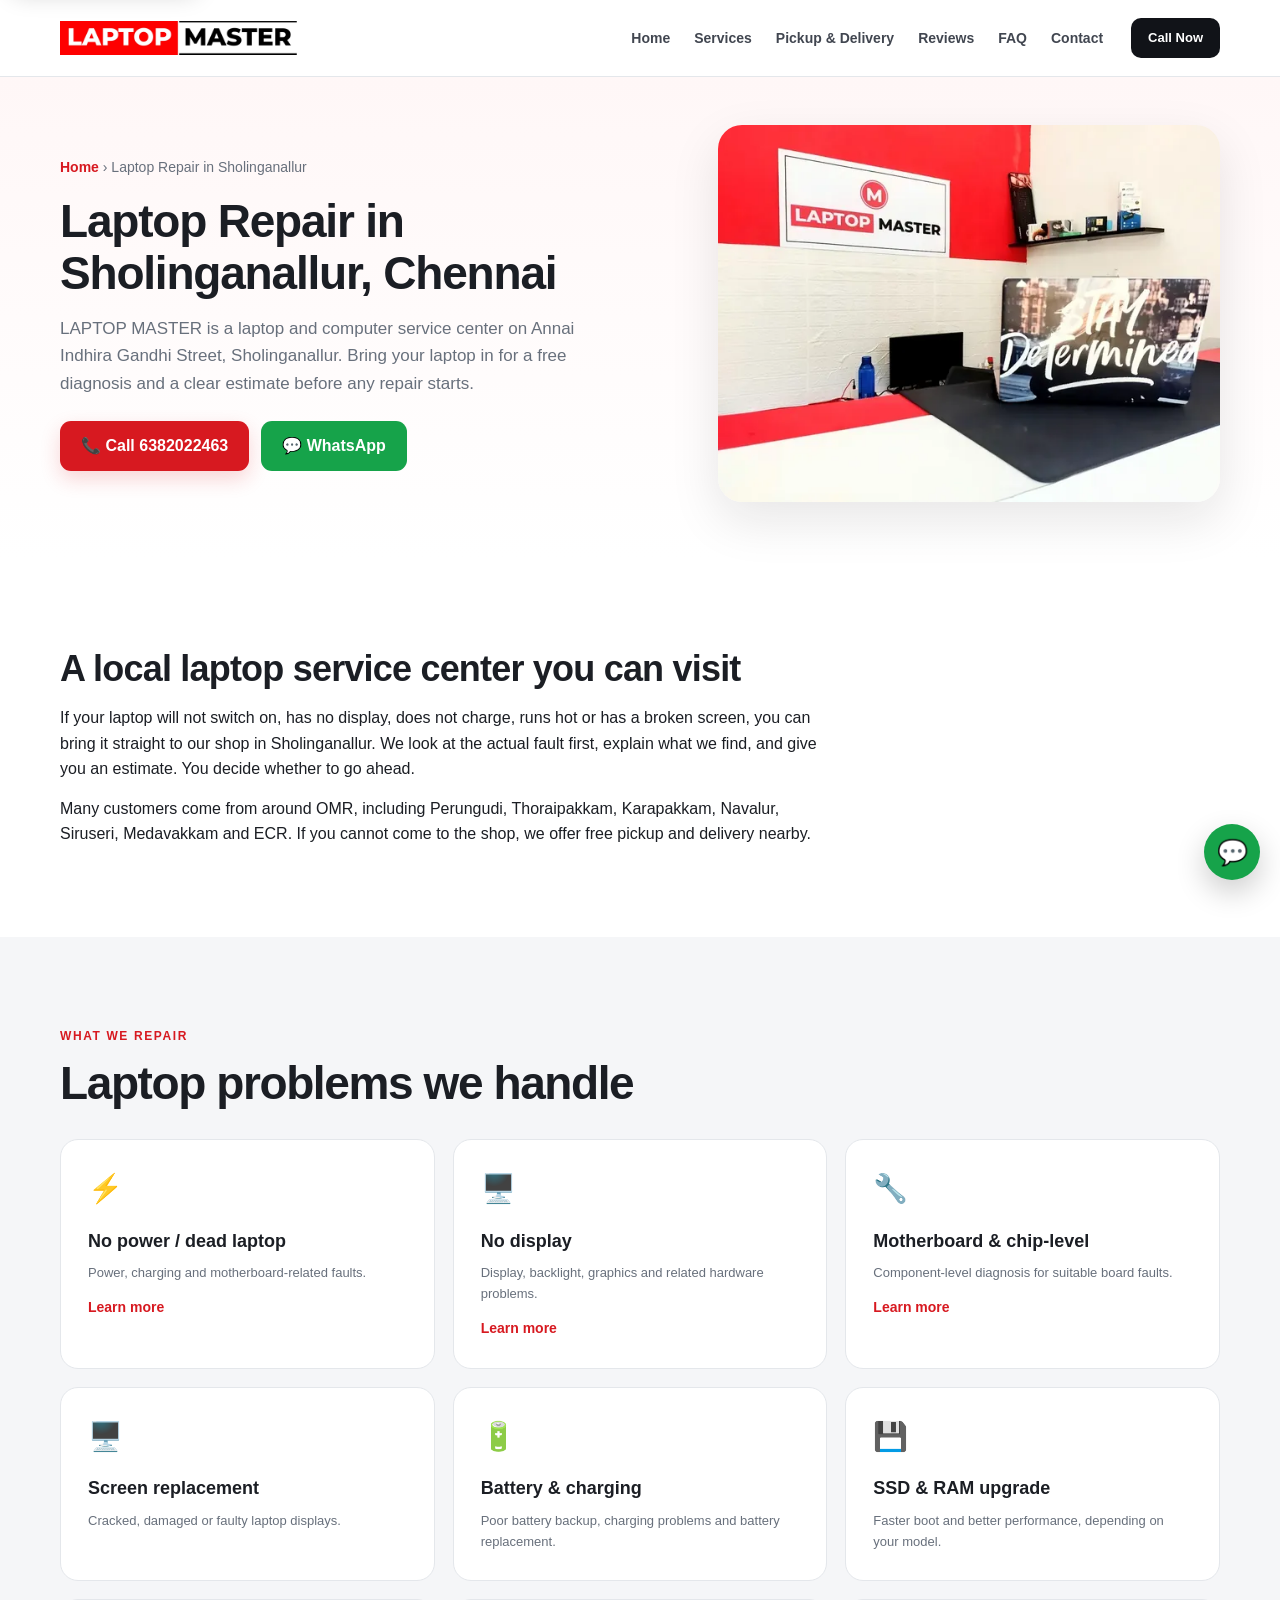
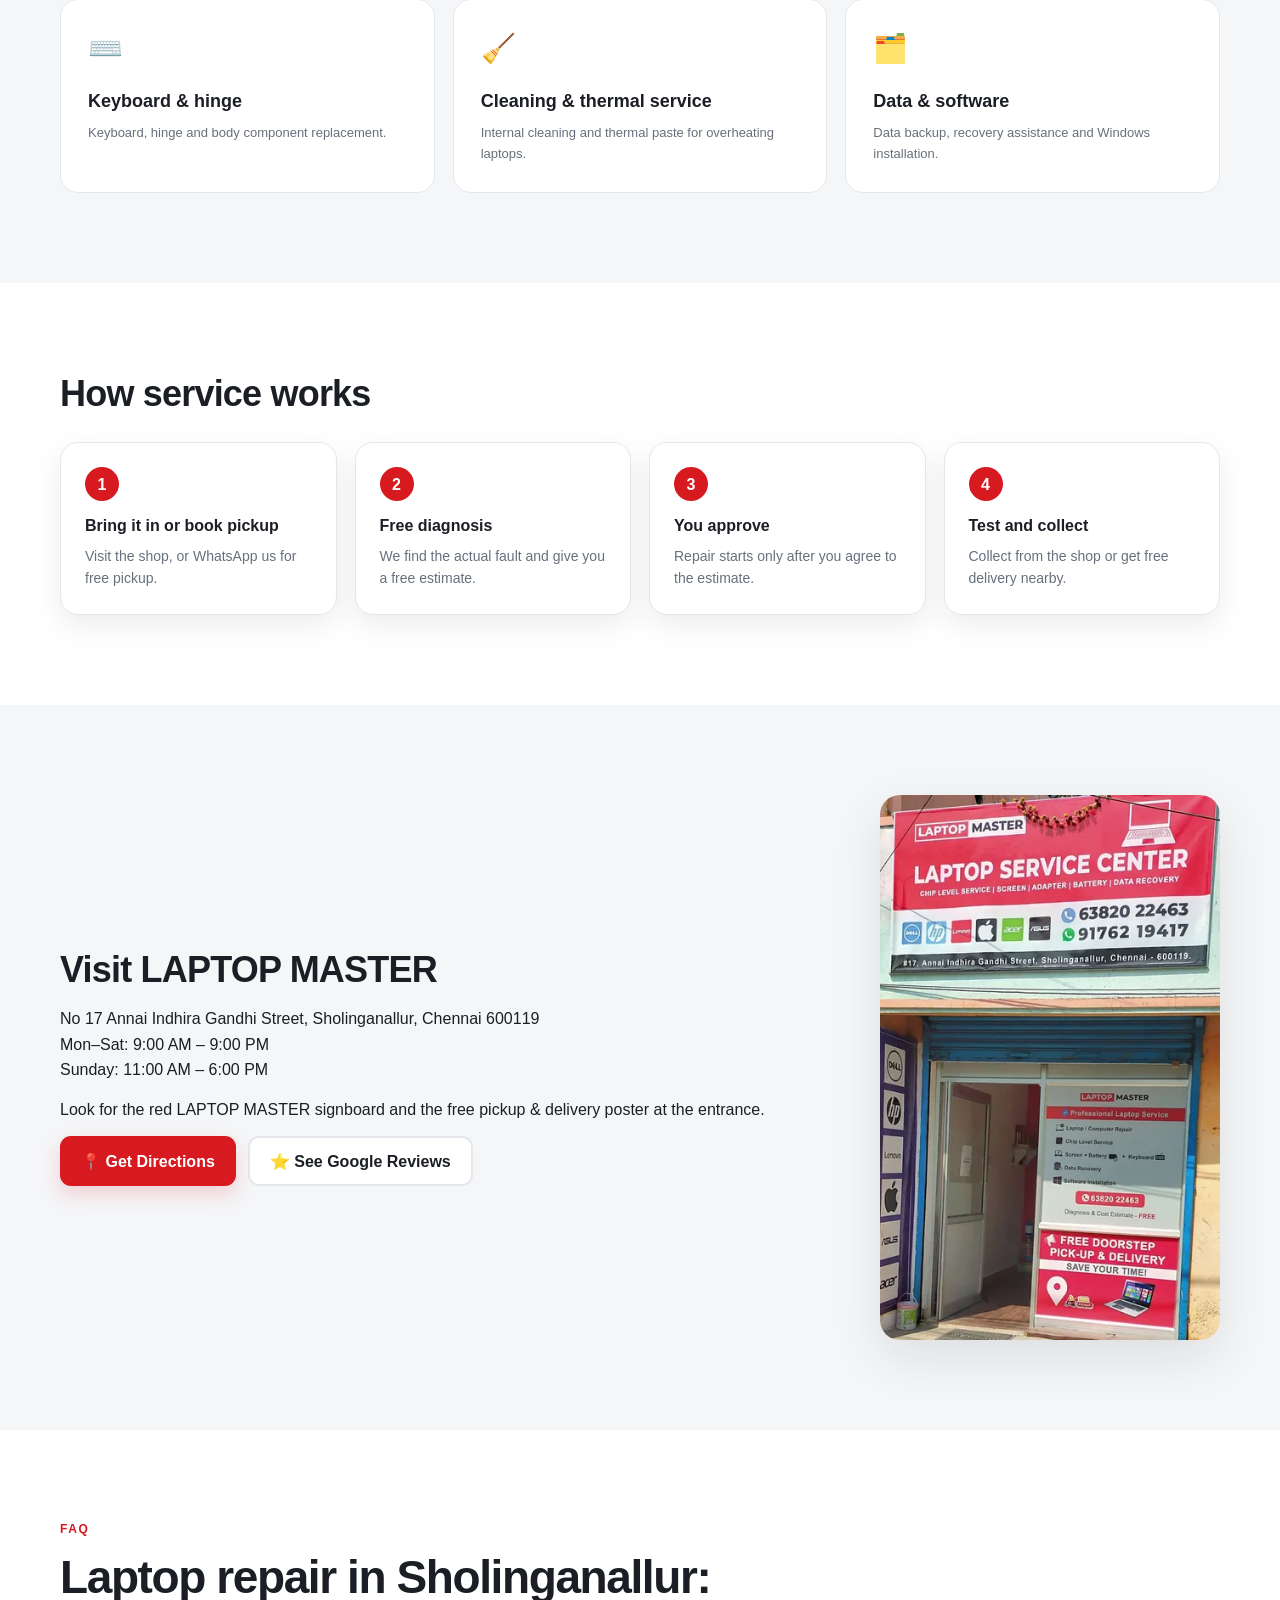
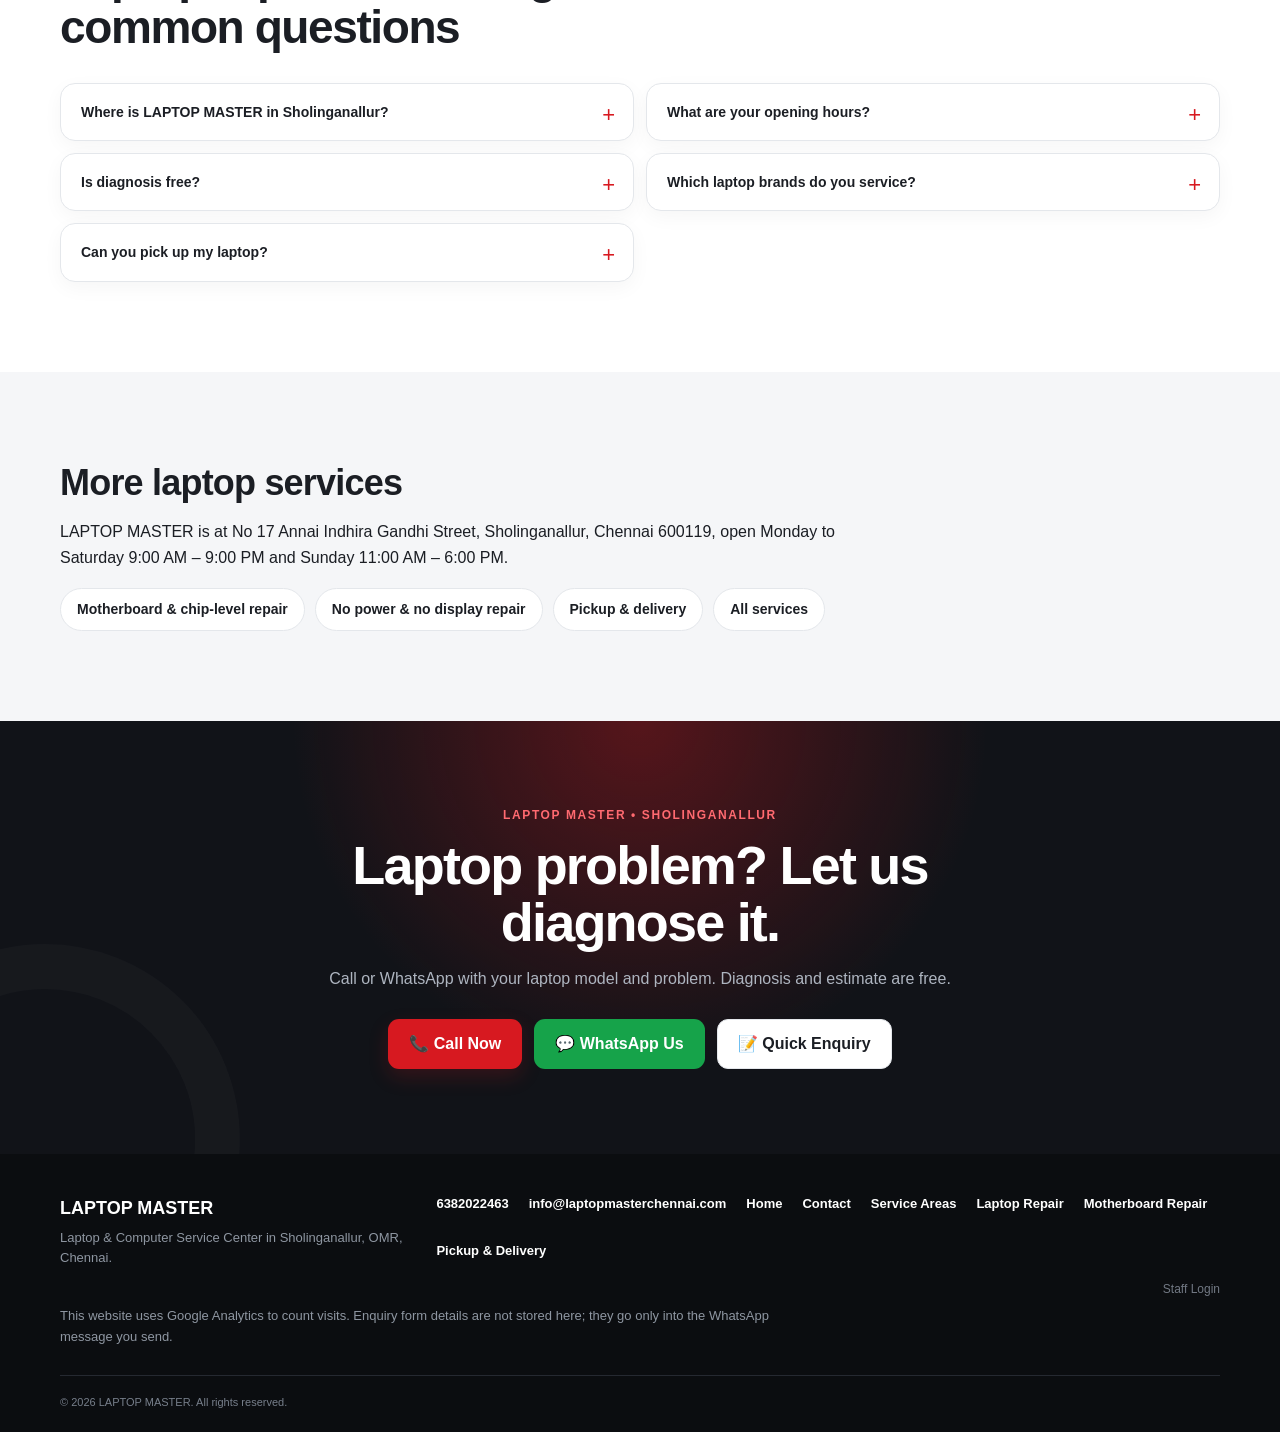
<file: laptop-repair-sholinganallur/index.html>
<!DOCTYPE html>
<html lang="en">

<head>
  <meta charset="UTF-8">
  <meta name="viewport" content="width=device-width, initial-scale=1.0">

  <title>Laptop Repair in Sholinganallur, Chennai | LAPTOP MASTER</title>
  <meta name="description" content="Laptop repair in Sholinganallur, Chennai: motherboard, no power, no display, screen, battery, SSD and RAM. Free diagnosis and estimate. Mon–Sat 9 AM–9 PM, Sun 11 AM–6 PM.">
  <meta name="robots" content="index, follow">
  <meta name="author" content="LAPTOP MASTER">
  <meta name="format-detection" content="telephone=yes">
  <link rel="canonical" href="https://laptopmasterchennai.com/laptop-repair-sholinganallur/">
  <meta name="theme-color" content="#d71920">

  <meta property="og:type" content="website">
  <meta property="og:title" content="Laptop Repair in Sholinganallur, Chennai | LAPTOP MASTER">
  <meta property="og:description" content="Laptop repair in Sholinganallur, Chennai: motherboard, no power, no display, screen, battery, SSD and RAM. Free diagnosis and estimate. Mon–Sat 9 AM–9 PM, Sun 11 AM–6 PM.">
  <meta property="og:url" content="https://laptopmasterchennai.com/laptop-repair-sholinganallur/">
  <meta property="og:site_name" content="LAPTOP MASTER">
  <meta property="og:image" content="https://laptopmasterchennai.com/images/og-image.jpg">
  <meta property="og:image:width" content="1200">
  <meta property="og:image:height" content="630">
  <meta name="twitter:card" content="summary_large_image">
  <meta name="twitter:title" content="Laptop Repair in Sholinganallur, Chennai | LAPTOP MASTER">
  <meta name="twitter:description" content="Laptop repair in Sholinganallur, Chennai: motherboard, no power, no display, screen, battery, SSD and RAM. Free diagnosis and estimate. Mon–Sat 9 AM–9 PM, Sun 11 AM–6 PM.">
  <meta name="twitter:image" content="https://laptopmasterchennai.com/images/og-image.jpg">

  <link rel="preload" as="image" href="/images/page-shop.webp" imagesrcset="/images/page-shop-sm.webp 600w, /images/page-shop.webp 1200w" imagesizes="(max-width: 900px) 100vw, 560px" fetchpriority="high">
  <link rel="stylesheet" href="/style.css?v=3.1.1">
  <link rel="icon" href="/favicon.ico" sizes="48x48">
  <link rel="icon" href="/images/favicon.svg" type="image/svg+xml">
  <link rel="icon" href="/images/favicon-32.png" type="image/png" sizes="32x32">
  <link rel="icon" href="/images/favicon-16.png" type="image/png" sizes="16x16">
  <link rel="apple-touch-icon" href="/images/apple-touch-icon.png">
  <link rel="manifest" href="/site.webmanifest">

  <script type="application/ld+json">
  {
  "@context": "https://schema.org",
  "@type": "Service",
  "name": "Laptop Repair",
  "url": "https://laptopmasterchennai.com/laptop-repair-sholinganallur/",
  "serviceType": "Laptop Repair",
  "provider": {
    "@id": "https://laptopmasterchennai.com/#business"
  },
  "areaServed": [
    "Sholinganallur",
    "OMR",
    "Perungudi",
    "Thoraipakkam",
    "Karapakkam",
    "Navalur",
    "Siruseri",
    "Medavakkam",
    "ECR",
    "Neelankarai",
    "Injambakkam",
    "Palavakkam",
    "Akkarai",
    "Uthandi",
    "Muttukadu",
    "Kanathur",
    "Chennai"
  ],
  "description": "Laptop repair in Sholinganallur, Chennai: motherboard, no power, no display, screen, battery, SSD and RAM. Free diagnosis and estimate. Mon–Sat 9 AM–9 PM, Sun 11 AM–6 PM."
}
  </script>

  <script type="application/ld+json">
  {
  "@context": "https://schema.org",
  "@type": "BreadcrumbList",
  "itemListElement": [
    {
      "@type": "ListItem",
      "position": 1,
      "name": "Home",
      "item": "https://laptopmasterchennai.com/"
    },
    {
      "@type": "ListItem",
      "position": 2,
      "name": "Laptop Repair in Sholinganallur",
      "item": "https://laptopmasterchennai.com/laptop-repair-sholinganallur/"
    }
  ]
}
  </script>

  <script type="application/ld+json">
  {
  "@context": "https://schema.org",
  "@type": "FAQPage",
  "mainEntity": [
    {
      "@type": "Question",
      "name": "Where is LAPTOP MASTER in Sholinganallur?",
      "acceptedAnswer": {
        "@type": "Answer",
        "text": "We are at No 17 Annai Indhira Gandhi Street, Sholinganallur, Chennai 600119. Use the Get Directions button on this page to open the location in Google Maps."
      }
    },
    {
      "@type": "Question",
      "name": "What are your opening hours?",
      "acceptedAnswer": {
        "@type": "Answer",
        "text": "We are open Monday to Saturday from 9:00 AM to 9:00 PM, and on Sunday from 11:00 AM to 6:00 PM."
      }
    },
    {
      "@type": "Question",
      "name": "Is diagnosis free?",
      "acceptedAnswer": {
        "@type": "Answer",
        "text": "Yes. Diagnosis and repair estimate are free."
      }
    },
    {
      "@type": "Question",
      "name": "Which laptop brands do you service?",
      "acceptedAnswer": {
        "@type": "Answer",
        "text": "We work on popular brands such as Dell, HP, Lenovo, Apple, Acer and Asus. Whether a particular fault can be repaired depends on the model and part availability, and we tell you after diagnosis."
      }
    },
    {
      "@type": "Question",
      "name": "Can you pick up my laptop?",
      "acceptedAnswer": {
        "@type": "Answer",
        "text": "Yes. Pickup and delivery is free within about 10–15 km of Sholinganallur. Send us your location on WhatsApp to confirm."
      }
    }
  ]
}
  </script>

  <!-- Google Analytics (GA4) -->
  <script async src="https://www.googletagmanager.com/gtag/js?id=G-FFRFSCLM7S"></script>
  <script>
    window.dataLayer = window.dataLayer || [];
    function gtag(){dataLayer.push(arguments);}
    gtag('js', new Date());
    gtag('config', 'G-FFRFSCLM7S');
  </script>
</head>

<body>

  <a class="skip-link" href="#main-content">Skip to main content</a>

  <header class="site-header">
    <div class="container nav-wrap">
      <a class="brand" href="/" aria-label="LAPTOP MASTER Home">
        <img class="brand-logo" src="/images/logo.webp" alt="LAPTOP MASTER" width="237" height="34" style="height:34px;width:auto;max-width:100%">
      </a>

      <button class="menu-toggle" aria-label="Open menu" aria-expanded="false" aria-controls="site-nav">☰</button>

      <nav class="nav" id="site-nav">
        <a href="/">Home</a>
        <a href="/#services">Services</a>
        <a href="/laptop-pickup-delivery-omr/">Pickup &amp; Delivery</a>
        <a href="/#reviews">Reviews</a>
        <a href="/#faq">FAQ</a>
        <a href="/#contact">Contact</a>
      </nav>

      <a class="nav-call" href="tel:+916382022463">Call Now</a>
    </div>
  </header>

  <main id="main-content" tabindex="-1">

    <section class="page-hero">
      <div class="container page-hero-grid">
        <div>
          <p class="breadcrumb"><a href="/">Home</a> › Laptop Repair in Sholinganallur</p>
          <h1>Laptop Repair in Sholinganallur, Chennai</h1>
          <p class="lead">LAPTOP MASTER is a laptop and computer service center on Annai Indhira Gandhi Street, Sholinganallur. Bring your laptop in for a free diagnosis and a clear estimate before any repair starts.</p>
          <div class="hero-actions">
            <a class="btn btn-primary" href="tel:+916382022463">📞 Call 6382022463</a>
            <a class="btn btn-whatsapp" href="https://wa.me/916382022463?text=Hi%20LAPTOP%20MASTER%2C%20I%20need%20laptop%20repair%20in%20Sholinganallur." target="_blank" rel="noopener noreferrer">💬 WhatsApp</a>
          </div>
        </div>
        <div>
          <img src="/images/page-shop.webp" srcset="/images/page-shop-sm.webp 600w, /images/page-shop.webp 1200w" sizes="(max-width: 900px) 100vw, 560px" width="1200" height="900" alt="LAPTOP MASTER service counter with the shop logo on a red wall in Sholinganallur" fetchpriority="high" decoding="async">
        </div>
      </div>
    </section>


    <section class="section">
      <div class="container"><div class="prose">
        <h2>A local laptop service center you can visit</h2>
        <p>If your laptop will not switch on, has no display, does not charge, runs hot or has a broken screen, you can bring it straight to our shop in Sholinganallur. We look at the actual fault first, explain what we find, and give you an estimate. You decide whether to go ahead.</p>
        <p>Many customers come from around OMR, including Perungudi, Thoraipakkam, Karapakkam, Navalur, Siruseri, Medavakkam and ECR. If you cannot come to the shop, we offer free pickup and delivery nearby.</p>
      </div>
      </div>
    </section>

    <section class="section section-light ">
      <div class="container">
        <div class="section-heading left">
          <p class="eyebrow">WHAT WE REPAIR</p>
          <h2>Laptop problems we handle</h2>
        </div>
        <div class="service-grid page-service-grid">
          <article class="service-card"><span>⚡</span><h3>No power / dead laptop</h3><p>Power, charging and motherboard-related faults.</p><a class="card-link" href="/laptop-not-turning-on-no-display-repair/">Learn more</a></article>
          <article class="service-card"><span>🖥️</span><h3>No display</h3><p>Display, backlight, graphics and related hardware problems.</p><a class="card-link" href="/laptop-not-turning-on-no-display-repair/">Learn more</a></article>
          <article class="service-card"><span>🔧</span><h3>Motherboard &amp; chip-level</h3><p>Component-level diagnosis for suitable board faults.</p><a class="card-link" href="/laptop-motherboard-chip-level-repair/">Learn more</a></article>
          <article class="service-card"><span>🖥️</span><h3>Screen replacement</h3><p>Cracked, damaged or faulty laptop displays.</p></article>
          <article class="service-card"><span>🔋</span><h3>Battery &amp; charging</h3><p>Poor battery backup, charging problems and battery replacement.</p></article>
          <article class="service-card"><span>💾</span><h3>SSD &amp; RAM upgrade</h3><p>Faster boot and better performance, depending on your model.</p></article>
          <article class="service-card"><span>⌨️</span><h3>Keyboard &amp; hinge</h3><p>Keyboard, hinge and body component replacement.</p></article>
          <article class="service-card"><span>🧹</span><h3>Cleaning &amp; thermal service</h3><p>Internal cleaning and thermal paste for overheating laptops.</p></article>
          <article class="service-card"><span>🗂️</span><h3>Data &amp; software</h3><p>Data backup, recovery assistance and Windows installation.</p></article>
        </div>
      </div>
    </section>

    <section class="section">
      <div class="container">
        <div class="prose">
          <h2>How service works</h2>
        </div>
        <ol class="steps">
          <li><span>1</span><strong>Bring it in or book pickup</strong><p>Visit the shop, or WhatsApp us for free pickup.</p></li>
          <li><span>2</span><strong>Free diagnosis</strong><p>We find the actual fault and give you a free estimate.</p></li>
          <li><span>3</span><strong>You approve</strong><p>Repair starts only after you agree to the estimate.</p></li>
          <li><span>4</span><strong>Test and collect</strong><p>Collect from the shop or get free delivery nearby.</p></li>
        </ol>
      </div>
    </section>

    <section class="section section-light">
      <div class="container visit-grid">
        <div class="prose">
          <h2>Visit LAPTOP MASTER</h2>
          <p>No 17 Annai Indhira Gandhi Street, Sholinganallur, Chennai 600119<br>Mon–Sat: 9:00 AM – 9:00 PM<br>Sunday: 11:00 AM – 6:00 PM</p>
          <p>Look for the red LAPTOP MASTER signboard and the free pickup &amp; delivery poster at the entrance.</p>
          <div class="hero-actions">
            <a class="btn btn-primary" href="https://www.google.com/maps/search/?api=1&query=No+17+Annai+Indhira+Gandhi+Street%2C+Sholinganallur%2C+Chennai+600119" target="_blank" rel="noopener noreferrer">📍 Get Directions</a>
            <a class="btn btn-outline-dark" href="https://maps.app.goo.gl/npWpCCzaKBLCYPFF9" target="_blank" rel="noopener noreferrer">⭐ See Google Reviews</a>
          </div>
        </div>
        <img src="/images/page-storefront.webp" srcset="/images/page-storefront-sm.webp 400w, /images/page-storefront.webp 800w" sizes="(max-width: 600px) 90vw, 400px" width="800" height="1283" alt="LAPTOP MASTER shop front with signboard and entrance in Sholinganallur" loading="lazy" decoding="async">
      </div>
    </section>


    <section class="section faq-section faq-left" id="faq">
      <div class="container">
        <div class="section-heading left">
          <p class="eyebrow">FAQ</p>
          <h2>Laptop repair in Sholinganallur: common questions</h2>
        </div>
        <div class="faq-grid">

          <details class="faq-item">
            <summary>Where is LAPTOP MASTER in Sholinganallur?</summary>
            <p>We are at No 17 Annai Indhira Gandhi Street, Sholinganallur, Chennai 600119. Use the Get Directions button on this page to open the location in Google Maps.</p>
          </details>

          <details class="faq-item">
            <summary>What are your opening hours?</summary>
            <p>We are open Monday to Saturday from 9:00 AM to 9:00 PM, and on Sunday from 11:00 AM to 6:00 PM.</p>
          </details>

          <details class="faq-item">
            <summary>Is diagnosis free?</summary>
            <p>Yes. Diagnosis and repair estimate are free.</p>
          </details>

          <details class="faq-item">
            <summary>Which laptop brands do you service?</summary>
            <p>We work on popular brands such as Dell, HP, Lenovo, Apple, Acer and Asus. Whether a particular fault can be repaired depends on the model and part availability, and we tell you after diagnosis.</p>
          </details>

          <details class="faq-item">
            <summary>Can you pick up my laptop?</summary>
            <p>Yes. Pickup and delivery is free within about 10–15 km of Sholinganallur. Send us your location on WhatsApp to confirm.</p>
          </details>

        </div>
      </div>
    </section>

    <section class="section section-light">
      <div class="container"><div class="prose">
        <h2>More laptop services</h2>
        <p>LAPTOP MASTER is at No 17 Annai Indhira Gandhi Street, Sholinganallur, Chennai 600119, open Monday to Saturday 9:00 AM – 9:00 PM and Sunday 11:00 AM – 6:00 PM.</p>
        <div class="related-links"><a href="/laptop-motherboard-chip-level-repair/">Motherboard &amp; chip-level repair</a><a href="/laptop-not-turning-on-no-display-repair/">No power &amp; no display repair</a><a href="/laptop-pickup-delivery-omr/">Pickup &amp; delivery</a><a href="/#services">All services</a></div>
      </div>
      </div>
    </section>

    <section class="final-cta">
      <div class="container">
        <p class="eyebrow light">LAPTOP MASTER • SHOLINGANALLUR</p>
        <h2>Laptop problem? Let us diagnose it.</h2>
        <p>Call or WhatsApp with your laptop model and problem. Diagnosis and estimate are free.</p>
        <div class="hero-actions">
          <a class="btn btn-primary" href="tel:+916382022463">📞 Call Now</a>
          <a class="btn btn-whatsapp" href="https://wa.me/916382022463?text=Hi%20LAPTOP%20MASTER%2C%20I%20need%20laptop%20repair%20in%20Sholinganallur." target="_blank" rel="noopener noreferrer">💬 WhatsApp Us</a>
          <a class="btn btn-outline" href="/#enquiry">📝 Quick Enquiry</a>
        </div>
      </div>
    </section>

  </main>

  <footer class="footer">
    <div class="container footer-wrap">
      <div>
        <strong>LAPTOP MASTER</strong>
        <p>Laptop &amp; Computer Service Center in Sholinganallur, OMR, Chennai.</p>
      </div>
      <div>
        <a href="tel:+916382022463">6382022463</a>
        <a href="mailto:info@laptopmasterchennai.com">info@laptopmasterchennai.com</a>
        <a href="/">Home</a>
        <a href="/#contact">Contact</a>
        <a href="/#service-areas">Service Areas</a>
        <a href="/laptop-repair-sholinganallur/">Laptop Repair</a>
        <a href="/laptop-motherboard-chip-level-repair/">Motherboard Repair</a>
        <a href="/laptop-pickup-delivery-omr/">Pickup &amp; Delivery</a>
      </div>
    </div>
    <div class="container staff-row">
      <a class="staff-link" href="https://laptop-crm.pages.dev/" target="_blank" rel="nofollow noopener noreferrer">Staff Login</a>
    </div>

    <div class="container">
      <p class="analytics-note">This website uses Google Analytics to count visits. Enquiry form details are not stored here; they go only into the WhatsApp message you send.</p>
    </div>

    <div class="container copyright">© <span id="year"></span> LAPTOP MASTER. All rights reserved.</div>
  </footer>

  <div class="mobile-cta" aria-label="Quick contact options">
    <a href="tel:+916382022463" class="mobile-cta-call">📞 <span>Call</span></a>
    <a href="https://wa.me/916382022463?text=Hi%20LAPTOP%20MASTER%2C%20I%20need%20laptop%20repair%20in%20Sholinganallur." target="_blank" rel="noopener noreferrer" class="mobile-cta-whatsapp">💬 <span>WhatsApp</span></a>
    <a href="/#contact" class="mobile-cta-contact">📍 <span>Visit / Directions</span></a>
  </div>

  <a class="floating-whatsapp" href="https://wa.me/916382022463?text=Hi%20LAPTOP%20MASTER%2C%20I%20need%20laptop%20repair%20in%20Sholinganallur." target="_blank" rel="noopener noreferrer" aria-label="WhatsApp LAPTOP MASTER">💬</a>

  <script src="/script.js?v=3.1.1"></script>
</body>

</html>
</file>
<file: style.css>
/* =========================================================
   LAPTOP MASTER V2.1
   Red + White Professional Laptop Service Website
   ========================================================= */


/* =========================================================
   ROOT / RESET
   ========================================================= */

:root {
  --red: #d71920;
  --red-dark: #a90f15;
  --red-light: #fff3f3;

  --black: #111318;
  --black-2: #181b21;

  --text: #1b1e24;
  --muted: #68707c;

  --white: #ffffff;
  --light: #f5f6f8;
  --light-red: #fff7f7;

  --border: #e4e7eb;

  --green: #16a34a;
  --green-dark: #12813a;

  --shadow: 0 18px 50px rgba(17, 19, 24, 0.10);
  --shadow-soft: 0 10px 30px rgba(17, 19, 24, 0.08);

  --radius: 20px;
  --container: 1160px;
}


* {
  box-sizing: border-box;
  margin: 0;
  padding: 0;
}


html {
  scroll-behavior: smooth;
  scroll-padding-top: 90px;
}


body {
  font-family:
    Inter,
    "Segoe UI",
    Arial,
    sans-serif;

  color: var(--text);
  background: var(--white);
  line-height: 1.6;

  overflow-x: hidden;
}


a {
  color: inherit;
  text-decoration: none;
}


img {
  display: block;
  max-width: 100%;
}


button,
a {
  -webkit-tap-highlight-color: transparent;
}


.container {
  width: min(calc(100% - 36px), var(--container));
  margin: auto;
}


/* =========================================================
   HEADER
   ========================================================= */

.site-header {
  position: sticky;
  top: 0;
  z-index: 100;

  background: rgba(255, 255, 255, 0.96);

  backdrop-filter: blur(14px);
  -webkit-backdrop-filter: blur(14px);

  border-bottom: 1px solid var(--border);
}


.nav-wrap {
  min-height: 76px;

  display: flex;
  align-items: center;

  gap: 28px;
}


.brand {
  display: flex;
  align-items: center;

  gap: 11px;

  margin-right: auto;
}


.brand-mark,
.mini-logo {
  display: grid;
  place-items: center;

  background: var(--red);
  color: var(--white);

  font-weight: 900;

  border-radius: 10px;
}


.brand-mark {
  width: 44px;
  height: 44px;

  box-shadow: 0 6px 18px rgba(215, 25, 32, 0.18);
}


.brand strong {
  display: block;

  font-size: 17px;
  letter-spacing: 0.5px;
}


.brand small {
  display: block;

  color: var(--muted);

  font-size: 9px;
  letter-spacing: 1.2px;
}


.nav {
  display: flex;
  align-items: center;
  gap: 24px;
}


.nav a {
  position: relative;

  font-size: 14px;
  font-weight: 650;

  color: #414650;

  transition: color 0.2s ease;
}


.nav a::after {
  content: "";

  position: absolute;

  left: 0;
  bottom: -7px;

  width: 0;
  height: 2px;

  background: var(--red);

  transition: width 0.2s ease;
}


.nav a:hover {
  color: var(--red);
}


.nav a:hover::after {
  width: 100%;
}


.nav-call {
  background: var(--black);
  color: var(--white);

  padding: 10px 17px;

  border-radius: 10px;

  font-weight: 700;
  font-size: 13px;

  transition: 0.2s ease;
}


.nav-call:hover {
  background: var(--red);

  transform: translateY(-2px);
}


.menu-toggle {
  display: none;

  border: 0;
  background: transparent;

  color: var(--black);

  font-size: 27px;

  cursor: pointer;
}


/* =========================================================
   COMMON
   ========================================================= */

.eyebrow {
  color: var(--red);

  font-size: 12px;
  font-weight: 850;

  letter-spacing: 1.6px;

  margin-bottom: 12px;

  text-transform: uppercase;
}


.eyebrow.light {
  color: #ff6a70;
}


.section {
  padding: 90px 0;
}


.section-heading {
  text-align: center;

  max-width: 720px;

  margin: 0 auto 45px;
}


.section-heading h2,
.split h2,
.contact-section h2,
.review-box h2 {
  font-size: clamp(30px, 4vw, 46px);

  line-height: 1.1;

  letter-spacing: -1.4px;
}


.section-heading > p:last-child {
  color: var(--muted);

  margin-top: 13px;
}


.btn {
  display: inline-flex;

  align-items: center;
  justify-content: center;

  min-height: 50px;

  padding: 0 20px;

  border-radius: 11px;

  font-weight: 800;

  border: 1px solid transparent;

  transition:
    transform 0.2s ease,
    background 0.2s ease,
    box-shadow 0.2s ease;
}


.btn:hover {
  transform: translateY(-2px);
}


.btn-primary {
  background: var(--red);
  color: var(--white);

  box-shadow: 0 8px 20px rgba(215, 25, 32, 0.18);
}


.btn-primary:hover {
  background: var(--red-dark);

  box-shadow: 0 12px 28px rgba(215, 25, 32, 0.25);
}


.btn-whatsapp {
  background: var(--green);
  color: var(--white);
}


.btn-whatsapp:hover {
  background: var(--green-dark);
}


.btn-outline {
  border-color: var(--border);
  color: var(--text);

  background: var(--white);
}


.btn-outline:hover {
  border-color: var(--red);
  color: var(--red);
}


.full {
  width: 100%;
}


/* =========================================================
   HERO
   ========================================================= */

.hero {
  position: relative;

  background:
    radial-gradient(
      circle at 85% 20%,
      rgba(215, 25, 32, 0.08),
      transparent 32%
    ),
    linear-gradient(
      135deg,
      #ffffff 0%,
      #fff7f7 52%,
      #f6f7f9 100%
    );

  padding: 82px 0 72px;

  overflow: hidden;
}


.hero::before {
  content: "";

  position: absolute;

  width: 420px;
  height: 420px;

  right: -220px;
  top: -220px;

  border-radius: 50%;

  background: rgba(215, 25, 32, 0.04);

  pointer-events: none;
}


.hero-grid {
  display: grid;

  grid-template-columns: 1.08fr 0.92fr;

  gap: 60px;

  align-items: center;
}


.hero-copy {
  position: relative;
  z-index: 2;
}


.hero h1 {
  font-size: clamp(40px, 5vw, 68px);

  line-height: 1.04;

  letter-spacing: -2.6px;

  max-width: 760px;
}


.hero h1 span {
  color: var(--red);
}


.hero-text {
  font-size: 18px;

  color: #5e6671;

  max-width: 650px;

  margin: 22px 0 25px;
}


/* Hero specialty badge */

.hero-badge {
  display: inline-flex;

  align-items: center;

  gap: 12px;

  padding: 11px 15px;

  margin-bottom: 25px;

  border: 1px solid #f2c3c5;

  border-radius: 13px;

  background: rgba(255, 255, 255, 0.82);

  box-shadow: 0 8px 25px rgba(17, 19, 24, 0.05);
}


.hero-badge > span {
  width: 34px;
  height: 34px;

  display: grid;
  place-items: center;

  border-radius: 9px;

  background: var(--red);

  color: var(--white);

  font-size: 17px;
}


.hero-badge strong,
.hero-badge small {
  display: block;
}


.hero-badge strong {
  font-size: 13px;
}


.hero-badge small {
  color: var(--muted);

  font-size: 11px;

  margin-top: 1px;
}


/* Hero buttons */

.hero-actions {
  display: flex;

  gap: 12px;

  flex-wrap: wrap;
}


.hero-secondary-actions {
  display: flex;

  gap: 20px;

  flex-wrap: wrap;

  margin-top: 18px;
}


.hero-secondary-actions a {
  color: var(--red);

  font-size: 13px;

  font-weight: 800;

  transition: 0.2s ease;
}


.hero-secondary-actions a:hover {
  color: var(--red-dark);

  transform: translateX(2px);
}


/* Trust row */

.trust-row {
  display: flex;

  gap: 30px;

  margin-top: 35px;

  padding-top: 25px;

  border-top: 1px solid var(--border);
}


.trust-row div {
  display: flex;

  flex-direction: column;
}


.trust-row strong {
  font-size: 14px;
}


.trust-row span {
  font-size: 12px;

  color: var(--muted);
}


/* Hero image */

.hero-visual {
  position: relative;

  max-width: 600px;

  width: 100%;

  margin-left: auto;
}


.hero-visual img {
  width: 100%;

  border-radius: 28px;

  box-shadow:
    0 25px 70px rgba(17, 19, 24, 0.18);

  background: #15171c;

  transition: transform 0.4s ease;
}


.hero-visual:hover img {
  transform: translateY(-5px);
}


/* Floating card */

.floating-card {
  position: absolute;

  left: -24px;
  bottom: 24px;

  background: var(--white);

  padding: 14px 18px;

  border-radius: 15px;

  box-shadow: var(--shadow);

  display: flex;

  align-items: center;

  gap: 12px;
}


.floating-icon {
  width: 34px;
  height: 34px;

  border-radius: 50%;

  display: grid;
  place-items: center;

  background: #e9f8ef;

  color: #138a42;

  font-weight: 900;
}


.floating-card strong,
.floating-card small {
  display: block;
}


.floating-card strong {
  font-size: 13px;
}


.floating-card small {
  font-size: 11px;

  color: var(--muted);
}


/* =========================================================
   QUICK SERVICE STRIP
   ========================================================= */

.quick-strip {
  border-bottom: 1px solid var(--border);

  background: var(--white);
}


.quick-grid {
  display: grid;

  grid-template-columns: repeat(4, 1fr);
}


.quick-grid a {
  display: flex;

  align-items: center;

  gap: 12px;

  padding: 24px 16px;

  border-right: 1px solid var(--border);

  transition:
    background 0.2s ease,
    transform 0.2s ease;
}


.quick-grid a:first-child {
  border-left: 1px solid var(--border);
}


.quick-grid a:hover {
  background: var(--light-red);
}


.quick-grid span {
  font-size: 24px;
}


.quick-grid strong,
.quick-grid small {
  display: block;
}


.quick-grid strong {
  font-size: 13px;
}


.quick-grid small {
  font-size: 11px;

  color: var(--muted);
}


/* =========================================================
   SPECIALTY SECTION
   ========================================================= */

.specialty-section {
  background: var(--white);
}


.specialty-grid {
  display: grid;

  grid-template-columns: 1.05fr 0.95fr;

  gap: 70px;

  align-items: center;
}


.specialty-grid > div:first-child h2 {
  font-size: clamp(32px, 4vw, 48px);

  line-height: 1.08;

  letter-spacing: -1.5px;

  max-width: 650px;
}


.specialty-grid > div:first-child > p:not(.eyebrow) {
  color: var(--muted);

  max-width: 620px;

  margin: 18px 0 25px;
}


.check-list {
  list-style: none;

  display: grid;

  grid-template-columns: repeat(2, minmax(0, 1fr));

  gap: 11px 20px;

  margin-bottom: 28px;
}


.check-list li {
  font-size: 13px;

  font-weight: 700;

  color: #343941;
}


.specialty-card {
  position: relative;

  padding: 38px;

  border-radius: 24px;

  background:
    radial-gradient(
      circle at 100% 0%,
      rgba(215, 25, 32, 0.14),
      transparent 40%
    ),
    var(--black);

  color: var(--white);

  box-shadow: 0 25px 60px rgba(17, 19, 24, 0.15);

  overflow: hidden;
}


.specialty-card::after {
  content: "";

  position: absolute;

  width: 160px;
  height: 160px;

  right: -70px;
  bottom: -70px;

  border: 30px solid rgba(255, 255, 255, 0.03);

  border-radius: 50%;
}


.specialty-icon {
  width: 58px;
  height: 58px;

  display: grid;
  place-items: center;

  border-radius: 15px;

  background: var(--red);

  font-size: 27px;

  margin-bottom: 24px;

  box-shadow: 0 10px 25px rgba(215, 25, 32, 0.25);
}


.specialty-card h3 {
  font-size: 24px;

  line-height: 1.2;

  margin-bottom: 12px;
}


.specialty-card > p {
  color: #aeb5c0;

  font-size: 14px;
}


.specialty-points {
  display: grid;

  grid-template-columns: repeat(3, 1fr);

  gap: 10px;

  margin-top: 30px;
}


.specialty-points div {
  padding: 14px;

  border: 1px solid #30343c;

  border-radius: 12px;

  background: rgba(255, 255, 255, 0.02);
}


.specialty-points strong,
.specialty-points span {
  display: block;
}


.specialty-points strong {
  color: #ff5b61;

  font-size: 12px;
}


.specialty-points span {
  font-size: 12px;

  margin-top: 4px;

  color: #d9dde3;
}


/* =========================================================
   SERVICES
   ========================================================= */

.service-grid {
  display: grid;

  grid-template-columns: repeat(4, 1fr);

  gap: 18px;
}


.service-card {
  position: relative;

  padding: 27px;

  border: 1px solid var(--border);

  border-radius: 18px;

  background: var(--white);

  transition:
    transform 0.25s ease,
    box-shadow 0.25s ease,
    border-color 0.25s ease;
}


.service-card::before {
  content: "";

  position: absolute;

  left: 0;
  top: 0;

  width: 0;
  height: 3px;

  border-radius: 18px 0 0 0;

  background: var(--red);

  transition: width 0.25s ease;
}


.service-card:hover {
  transform: translateY(-6px);

  box-shadow: var(--shadow);

  border-color: #f2b7b9;
}


.service-card:hover::before {
  width: 100%;
}


.service-card > span {
  font-size: 28px;
}


.service-card h3 {
  font-size: 18px;

  margin: 15px 0 8px;
}


.service-card p {
  font-size: 13px;

  color: var(--muted);
}


/* =========================================================
   PICKUP & DELIVERY
   ========================================================= */

.pickup-section {
  background: var(--light-red);
}


.pickup-grid {
  display: grid;

  grid-template-columns: 1fr 1fr;

  gap: 65px;

  align-items: center;
}


.pickup-grid > div:first-child h2 {
  font-size: clamp(32px, 4vw, 48px);

  line-height: 1.08;

  letter-spacing: -1.5px;
}


.pickup-grid > div:first-child > p:not(.eyebrow) {
  color: var(--muted);

  max-width: 580px;

  margin-top: 15px;
}


.pickup-grid .hero-actions {
  margin-top: 26px;
}


.pickup-card {
  background: var(--black);

  color: var(--white);

  border-radius: 24px;

  padding: 38px;

  box-shadow: var(--shadow);

  position: relative;

  overflow: hidden;
}


.pickup-card::after {
  content: "";

  position: absolute;

  width: 220px;
  height: 220px;

  right: -110px;
  top: -110px;

  border-radius: 50%;

  background: rgba(215, 25, 32, 0.12);
}


.pickup-icon {
  width: 58px;
  height: 58px;

  display: grid;
  place-items: center;

  border-radius: 15px;

  background: var(--red);

  font-size: 27px;

  margin-bottom: 20px;
}


.pickup-card h3 {
  position: relative;
  z-index: 2;

  font-size: 22px;

  line-height: 1.25;

  margin-bottom: 26px;
}


.pickup-steps {
  position: relative;
  z-index: 2;

  display: grid;

  grid-template-columns: repeat(2, 1fr);

  gap: 12px;
}


.pickup-steps div {
  padding: 17px;

  border: 1px solid #30343c;

  border-radius: 13px;

  background: rgba(255, 255, 255, 0.025);
}


.pickup-steps span,
.pickup-steps strong,
.pickup-steps small {
  display: block;
}


.pickup-steps span {
  color: #ff5b61;

  font-weight: 900;

  font-size: 11px;
}


.pickup-steps strong {
  font-size: 14px;

  margin-top: 4px;
}


.pickup-steps small {
  color: #aeb5c0;

  font-size: 11px;

  margin-top: 2px;
}


/* =========================================================
   WHY US
   ========================================================= */

.section-dark {
  background: var(--black);

  color: var(--white);
}


.split {
  display: grid;

  grid-template-columns: 1fr 1fr;

  gap: 80px;

  align-items: start;
}


.split h2 {
  max-width: 570px;
}


.muted {
  color: #aeb5c0;

  margin-top: 18px;

  max-width: 520px;
}


.feature-list {
  display: grid;

  gap: 14px;
}


.feature-list > div {
  display: grid;

  grid-template-columns: 45px 1fr;

  gap: 15px;

  padding: 17px 0;

  border-bottom: 1px solid #2d3139;
}


.feature-list > div > span {
  color: #ff5b61;

  font-weight: 900;
}


.feature-list strong {
  font-size: 16px;
}


.feature-list p {
  font-size: 13px;

  color: #aeb5c0;

  margin-top: 4px;
}


/* =========================================================
   GALLERY
   ========================================================= */

.gallery-grid {
  display: grid;

  grid-template-columns: repeat(2, 1fr);

  gap: 18px;
}


.gallery-grid img {
  width: 100%;
  height: auto;

  aspect-ratio: 4 / 3;

  object-fit: cover;

  border-radius: 18px;

  box-shadow: var(--shadow-soft);

  transition:
    transform 0.3s ease,
    box-shadow 0.3s ease;
}


.gallery-grid img:hover {
  transform: scale(1.025);

  box-shadow: var(--shadow);
}


/* =========================================================
   REVIEWS
   ========================================================= */

.review-section {
  background: var(--light);
}


.review-box {
  position: relative;

  background:
    radial-gradient(
      circle at 100% 0%,
      rgba(215, 25, 32, 0.18),
      transparent 38%
    ),
    var(--black);

  color: var(--white);

  border-radius: 24px;

  padding: 55px;

  display: flex;

  align-items: center;

  justify-content: space-between;

  gap: 30px;

  overflow: hidden;
}


.review-box h2 {
  max-width: 650px;
}


.review-box > div:first-child > p:not(.eyebrow) {
  color: #aeb5c0;

  max-width: 620px;

  margin-top: 14px;
}


.review-highlights {
  display: flex;

  flex-wrap: wrap;

  gap: 9px;

  margin-top: 22px;
}


.review-highlights span {
  padding: 7px 11px;

  border-radius: 999px;

  border: 1px solid #343840;

  color: #d9dde3;

  font-size: 11px;
}


.review-actions {
  flex-shrink: 0;

  display: flex;

  flex-direction: column;

  gap: 10px;

  min-width: 190px;
}


.review-actions .btn-outline {
  background: transparent;

  border-color: #454a54;

  color: var(--white);
}


.review-actions .btn-outline:hover {
  border-color: #ff5b61;

  color: #ff7b80;
}


/* =========================================================
   CONTACT
   ========================================================= */

.contact-section {
  background: #fff7f7;
}


.contact-grid {
  display: grid;

  grid-template-columns: 1.1fr 0.9fr;

  gap: 60px;

  align-items: start;
}


.contact-section > div p:not(.eyebrow) {
  color: var(--muted);

  margin-top: 15px;
}


.contact-actions {
  display: grid;

  gap: 12px;

  margin-top: 30px;
}


.contact-line {
  display: flex;

  align-items: center;

  gap: 15px;

  background: var(--white);

  border: 1px solid var(--border);

  padding: 16px 18px;

  border-radius: 14px;

  transition:
    transform 0.2s ease,
    box-shadow 0.2s ease,
    border-color 0.2s ease;
}


.contact-line:hover {
  transform: translateY(-2px);

  box-shadow: var(--shadow-soft);

  border-color: #f1b6b8;
}


.contact-line > span {
  width: 42px;
  height: 42px;

  display: grid;
  place-items: center;

  border-radius: 11px;

  background: var(--red-light);

  font-size: 21px;
}


.contact-line small,
.contact-line strong {
  display: block;
}


.contact-line small {
  font-size: 11px;

  color: var(--muted);
}


.contact-line strong {
  font-size: 15px;
}


.address-card {
  background: var(--black);

  color: var(--white);

  padding: 34px;

  border-radius: 22px;

  box-shadow: var(--shadow);
}


.mini-logo {
  width: 48px;
  height: 48px;

  margin-bottom: 18px;
}


.address-card h3 {
  font-size: 22px;
}


.address-card p {
  color: #b9c0ca !important;

  margin: 10px 0 24px !important;
}


.hours {
  display: flex;

  gap: 12px;

  padding: 15px 0;

  border-top: 1px solid #2f343d;

  border-bottom: 1px solid #2f343d;

  margin-bottom: 22px;

  color: #c4cad2;

  font-size: 13px;
}


.hours span {
  font-size: 21px;
}


.hours strong {
  color: var(--white);
}


/* =========================================================
   FINAL CTA
   ========================================================= */

.final-cta {
  position: relative;

  padding: 85px 0;

  text-align: center;

  color: var(--white);

  background:
    radial-gradient(
      circle at 50% 0%,
      rgba(215, 25, 32, 0.35),
      transparent 45%
    ),
    var(--black);

  overflow: hidden;
}


.final-cta::before {
  content: "";

  position: absolute;

  width: 300px;
  height: 300px;

  left: -150px;
  bottom: -180px;

  border-radius: 50%;

  border: 45px solid rgba(255, 255, 255, 0.025);
}


.final-cta .container {
  position: relative;
  z-index: 2;
}


.final-cta h2 {
  font-size: clamp(34px, 5vw, 54px);

  line-height: 1.05;

  letter-spacing: -1.8px;

  max-width: 760px;

  margin: auto;
}


.final-cta p:not(.eyebrow) {
  color: #aeb5c0;

  max-width: 650px;

  margin: 16px auto 27px;
}


.final-cta .hero-actions {
  justify-content: center;
}


/* =========================================================
   FOOTER
   ========================================================= */

.footer {
  background: #0b0d10;

  color: var(--white);

  padding: 40px 0 20px;
}


.footer-wrap {
  display: flex;

  justify-content: space-between;

  gap: 30px;
}


.footer strong {
  font-size: 18px;
}


.footer p {
  color: #8e96a1;

  font-size: 13px;

  margin-top: 5px;
}


.footer-wrap > div:last-child {
  display: flex;

  gap: 20px;

  align-items: flex-start;
}


.footer-wrap a {
  font-weight: 700;

  font-size: 13px;

  transition: color 0.2s ease;
}


.footer-wrap a:hover {
  color: #ff5b61;
}


.copyright {
  border-top: 1px solid #252931;

  margin-top: 28px;

  padding-top: 18px;

  color: #777f8b;

  font-size: 11px;
}


/* =========================================================
   FLOATING WHATSAPP
   ========================================================= */

.floating-whatsapp {
  position: fixed;

  right: 20px;
  bottom: 20px;

  width: 56px;
  height: 56px;

  border-radius: 50%;

  background: var(--green);

  color: var(--white);

  display: grid;
  place-items: center;

  font-size: 25px;

  box-shadow: 0 12px 30px rgba(0, 0, 0, 0.2);

  z-index: 90;

  transition:
    transform 0.2s ease,
    box-shadow 0.2s ease;
}


.floating-whatsapp:hover {
  transform: scale(1.08);

  box-shadow: 0 15px 35px rgba(0, 0, 0, 0.25);
}


/* =========================================================
   TABLET
   ========================================================= */

@media (max-width: 1050px) {

  .nav {
    gap: 17px;
  }


  .nav a {
    font-size: 13px;
  }


  .hero-grid {
    gap: 40px;
  }


  .service-grid {
    grid-template-columns: repeat(3, 1fr);
  }


  .specialty-grid,
  .pickup-grid {
    gap: 40px;
  }

}


/* =========================================================
   MOBILE NAVIGATION / TABLET
   ========================================================= */

@media (max-width: 900px) {

  .nav {
    display: none;

    position: absolute;

    top: 76px;
    left: 0;
    right: 0;

    background: var(--white);

    border-bottom: 1px solid var(--border);

    padding: 18px;

    flex-direction: column;

    align-items: flex-start;

    gap: 0;

    box-shadow: 0 15px 35px rgba(17, 19, 24, 0.08);
  }


  .nav.open {
    display: flex;
  }


  .nav a {
    width: 100%;

    padding: 13px 4px;

    border-bottom: 1px solid #f0f1f3;
  }


  .nav a:last-child {
    border-bottom: 0;
  }


  .nav a::after {
    display: none;
  }


  .menu-toggle {
    display: block;
  }


  .nav-call {
    display: none;
  }


  .hero-grid,
  .specialty-grid,
  .pickup-grid,
  .split,
  .contact-grid {
    grid-template-columns: 1fr;
  }


  .hero {
    padding: 60px 0;
  }


  .hero-visual {
    max-width: 650px;

    margin: 10px auto 0;
  }


  .specialty-grid,
  .pickup-grid {
    gap: 35px;
  }


  .service-grid {
    grid-template-columns: repeat(2, 1fr);
  }


  .quick-grid {
    grid-template-columns: repeat(2, 1fr);
  }


  .quick-grid a:nth-child(3),
  .quick-grid a:nth-child(4) {
    border-top: 1px solid var(--border);
  }


  .gallery-grid {
    grid-template-columns: 1fr 1fr;
  }


  .split {
    gap: 40px;
  }


  .contact-grid {
    gap: 35px;
  }

}


/* =========================================================
   MOBILE
   ========================================================= */

@media (max-width: 600px) {

  .container {
    width: min(calc(100% - 26px), var(--container));
  }


  .nav-wrap {
    min-height: 70px;
  }


  .nav {
    top: 70px;
  }


  .brand strong {
    font-size: 15px;
  }


  .brand small {
    font-size: 8px;
  }


  .brand-mark {
    width: 40px;
    height: 40px;
  }


  .hero {
    padding: 48px 0 55px;
  }


  .hero h1 {
    font-size: clamp(36px, 11vw, 48px);

    letter-spacing: -1.8px;
  }


  .hero-text {
    font-size: 16px;

    margin: 18px 0 22px;
  }


  .hero-badge {
    width: 100%;

    align-items: flex-start;
  }


  .hero-actions {
    flex-direction: column;

    width: 100%;
  }


  .hero-actions .btn {
    width: 100%;
  }


  .hero-secondary-actions {
    justify-content: center;

    gap: 14px;

    margin-top: 15px;
  }


  .trust-row {
    gap: 12px;

    flex-wrap: wrap;

    justify-content: space-between;
  }


  .trust-row div {
    min-width: 45%;
  }


  .trust-row strong {
    font-size: 12px;
  }


  .trust-row span {
    font-size: 10px;
  }


  .floating-card {
    left: 10px;

    bottom: 10px;

    padding: 11px 13px;
  }


  .floating-card strong {
    font-size: 12px;
  }


  .floating-card small {
    font-size: 10px;
  }


  .section {
    padding: 65px 0;
  }


  .section-heading {
    margin-bottom: 32px;
  }


  .section-heading h2,
  .split h2,
  .contact-section h2,
  .review-box h2 {
    font-size: 32px;

    letter-spacing: -1px;
  }


  .quick-grid,
  .service-grid,
  .gallery-grid {
    grid-template-columns: 1fr;
  }


  .quick-grid a,
  .quick-grid a:first-child {
    border-left: 0;

    border-right: 0;

    border-bottom: 1px solid var(--border);
  }


  .quick-grid a:nth-child(3),
  .quick-grid a:nth-child(4) {
    border-top: 0;
  }


  .specialty-grid > div:first-child h2,
  .pickup-grid > div:first-child h2 {
    font-size: 34px;

    letter-spacing: -1px;
  }


  .check-list {
    grid-template-columns: 1fr;

    gap: 9px;
  }


  .specialty-card,
  .pickup-card {
    padding: 28px 23px;
  }


  .specialty-card h3 {
    font-size: 21px;
  }


  .specialty-points {
    grid-template-columns: 1fr;

    gap: 8px;
  }


  .specialty-points div {
    display: flex;

    align-items: center;

    gap: 10px;
  }


  .specialty-points span {
    margin-top: 0;
  }


  .pickup-steps {
    grid-template-columns: 1fr;
  }


  .review-box {
    padding: 32px 24px;

    display: block;
  }


  .review-actions {
    margin-top: 25px;

    width: 100%;
  }


  .review-actions .btn {
    width: 100%;
  }


  .review-highlights {
    flex-direction: column;

    align-items: flex-start;
  }


  .contact-grid {
    gap: 30px;
  }


  .address-card {
    padding: 28px 23px;
  }


  .final-cta {
    padding: 65px 0;
  }


  .final-cta h2 {
    font-size: 36px;

    letter-spacing: -1px;
  }


  .footer-wrap {
    display: block;
  }


  .footer-wrap > div:last-child {
    margin-top: 18px;

    flex-wrap: wrap;

    gap: 15px;
  }


  .floating-whatsapp {
    right: 15px;

    bottom: 15px;

    width: 54px;
    height: 54px;
  }

}


/* =========================================================
   SMALL PHONES
   ========================================================= */

@media (max-width: 380px) {

  .brand small {
    display: none;
  }


  .hero h1 {
    font-size: 34px;
  }


  .hero-badge {
    padding: 10px;
  }


  .trust-row {
    display: grid;

    grid-template-columns: 1fr 1fr;
  }


  .section-heading h2,
  .split h2,
  .contact-section h2,
  .review-box h2 {
    font-size: 29px;
  }

}


/* =========================================================
   ACCESSIBILITY / REDUCED MOTION
   ========================================================= */

@media (prefers-reduced-motion: reduce) {

  html {
    scroll-behavior: auto;
  }


  *,
  *::before,
  *::after {
    transition: none !important;

    animation: none !important;
  }

}


/* =========================================================
   FOCUS STATES
   ========================================================= */

a:focus-visible,
button:focus-visible {
  outline: 3px solid rgba(215, 25, 32, 0.35);

  outline-offset: 3px;

  border-radius: 6px;
}

/* =========================================================
   SCROLL REVEAL
   ========================================================= */

.reveal {
  opacity: 0;
  transform: translateY(18px);

  transition:
    opacity 0.6s ease,
    transform 0.6s ease;
}

.reveal.visible {
  opacity: 1;
  transform: translateY(0);
}

/* =========================================================
   V2.2 REAL BUSINESS PHOTOS
   ========================================================= */
.hero-visual > img {
  width: 100%;
  height: 100%;
  max-height: 520px;
  object-fit: cover;
  object-position: center;
  border-radius: 24px;
}

/* =========================================================
   V2.3 TRUST / SEO SECTIONS
   ========================================================= */

.review-heading {
  margin-bottom: 34px;
}

.review-heading > p:not(.eyebrow) {
  max-width: 720px;
}

.review-summary {
  flex: 1;
  min-width: 0;
}

.google-badge {
  display: inline-flex;
  align-items: center;
  gap: 11px;
  margin-bottom: 18px;
}

.google-badge > span {
  width: 42px;
  height: 42px;
  display: grid;
  place-items: center;
  border-radius: 50%;
  background: var(--white);
  color: #4285f4;
  font-size: 21px;
  font-weight: 900;
  box-shadow: 0 5px 18px rgba(0,0,0,.16);
}

.google-badge strong,
.google-badge small {
  display: block;
}

.google-badge strong {
  font-size: 14px;
}

.google-badge small {
  margin-top: 2px;
  color: #aeb5c0;
  font-size: 11px;
}

.review-summary h3 {
  margin: 0;
  font-size: 24px;
}

.review-summary > p:not(.eyebrow) {
  max-width: 650px;
  color: #aeb5c0;
  margin: 10px 0 0;
}

.areas-section {
  background: #f7f8fa;
}

.area-tags {
  display: flex;
  flex-wrap: wrap;
  gap: 11px;
  max-width: 900px;
  margin: 0 auto;
  justify-content: center;
}

.area-tags span {
  padding: 11px 16px;
  border: 1px solid var(--border);
  border-radius: 999px;
  background: var(--white);
  color: var(--text);
  font-size: 13px;
  font-weight: 800;
  box-shadow: 0 5px 18px rgba(17, 19, 24, 0.04);
}

.faq-section {
  background: var(--white);
}

.faq-grid {
  display: grid;
  grid-template-columns: 1fr 1fr;
  gap: 12px;
  max-width: 980px;
  margin: 0 auto;
}

.faq-item {
  border: 1px solid var(--border);
  border-radius: 15px;
  background: var(--white);
  box-shadow: 0 6px 20px rgba(17, 19, 24, 0.04);
  overflow: hidden;
}

.faq-item summary {
  cursor: pointer;
  list-style: none;
  padding: 18px 20px;
  font-size: 14px;
  font-weight: 850;
  line-height: 1.45;
  position: relative;
  padding-right: 48px;
}

.faq-item summary::-webkit-details-marker {
  display: none;
}

.faq-item summary::after {
  content: "+";
  position: absolute;
  right: 18px;
  top: 15px;
  color: var(--red);
  font-size: 22px;
  font-weight: 500;
}

.faq-item[open] summary::after {
  content: "−";
}

.faq-item p {
  padding: 0 20px 19px;
  margin: 0;
  color: var(--muted);
  font-size: 13px;
  line-height: 1.7;
}

@media (max-width: 900px) {
  .faq-grid {
    grid-template-columns: 1fr;
  }
}

@media (max-width: 600px) {
  .area-tags {
    justify-content: flex-start;
  }

  .area-tags span {
    font-size: 12px;
    padding: 9px 13px;
  }

  .review-summary h3 {
    font-size: 21px;
  }
}

/* =========================================================
   V2.4 ACCESSIBILITY + MOBILE CONTACT BAR
   ========================================================= */

.skip-link {
  position: fixed;
  left: 12px;
  top: -60px;
  z-index: 9999;
  padding: 10px 14px;
  border-radius: 8px;
  background: var(--dark, #111);
  color: #fff;
  font-weight: 700;
  text-decoration: none;
  box-shadow: 0 8px 24px rgba(0,0,0,.18);
}

.skip-link:focus {
  top: 12px;
}

#main-content:focus {
  outline: none;
}

.mobile-cta {
  display: none;
}

@media (max-width: 700px) {
  body {
    padding-bottom: 70px;
  }

  .mobile-cta {
    position: fixed;
    left: 0;
    right: 0;
    bottom: 0;
    z-index: 3000;
    display: grid;
    grid-template-columns: repeat(3, 1fr);
    gap: 1px;
    padding: 8px;
    background: rgba(255,255,255,.96);
    border-top: 1px solid rgba(0,0,0,.10);
    box-shadow: 0 -8px 24px rgba(0,0,0,.10);
    backdrop-filter: blur(10px);
  }

  .mobile-cta a {
    min-height: 52px;
    display: flex;
    align-items: center;
    justify-content: center;
    gap: 6px;
    padding: 8px 5px;
    border-radius: 10px;
    color: #fff;
    text-decoration: none;
    font-size: 13px;
    font-weight: 800;
    text-align: center;
  }

  .mobile-cta-call {
    background: #d71920;
  }

  .mobile-cta-whatsapp {
    background: #168a4a;
  }

  .mobile-cta-contact {
    background: #20242b;
  }

  .mobile-cta a:active {
    transform: translateY(1px);
  }
}

@media (max-width: 700px) {
  .floating-whatsapp {
    bottom: 82px;
  }
}


/* V2.5.1 - review card styles (used once real reviews are added) */
.review-cards {
  display: grid;
  grid-template-columns: repeat(3, 1fr);
  gap: 18px;
  margin-bottom: 28px;
}
.review-card {
  background: var(--white);
  border: 1px solid var(--border);
  border-radius: var(--radius);
  padding: 24px;
  box-shadow: var(--shadow-soft);
}
.review-stars { color: #f5a623; letter-spacing: 2px; margin-bottom: 10px; }
.review-card blockquote { margin-bottom: 14px; }
.review-name { font-weight: 700; color: var(--muted); }
@media (max-width: 900px) { .review-cards { grid-template-columns: 1fr; } }

.review-card blockquote { line-height: 1.7; font-size: 0.98rem; }
.review-name { margin-bottom: 0; color: var(--text); }
.review-source { font-size: 0.85rem; color: var(--muted); }

/* =========================================================
   V2.7 - Service pages
   ========================================================= */
.page-hero { padding: 48px 0 56px; background: linear-gradient(180deg, var(--light-red), var(--white)); }
.breadcrumb { font-size: 14px; color: var(--muted); margin-bottom: 18px; }
.breadcrumb a { color: var(--red); font-weight: 700; }
.breadcrumb a:hover { text-decoration: underline; }
.page-hero-grid { display: grid; grid-template-columns: 1.1fr 0.9fr; gap: 44px; align-items: center; }
.page-hero h1 { font-size: clamp(30px, 4.6vw, 46px); line-height: 1.12; letter-spacing: -1.2px; margin-bottom: 16px; }
.page-hero .lead { color: var(--muted); font-size: 17px; margin-bottom: 24px; max-width: 560px; }
.page-hero img { width: 100%; height: auto; border-radius: 24px; box-shadow: var(--shadow); }
.section-light { background: var(--light); }
.prose { max-width: 780px; }
.prose h2 { font-size: clamp(26px, 3.4vw, 36px); line-height: 1.15; letter-spacing: -0.8px; margin-bottom: 16px; }
.prose p { margin-bottom: 14px; }
.prose p:last-child { margin-bottom: 0; }
.tight-top { padding-top: 0; }
.steps { list-style: none; display: grid; grid-template-columns: repeat(4, 1fr); gap: 18px; margin-top: 28px; }
.steps li { background: var(--white); border: 1px solid var(--border); border-radius: 18px; padding: 24px; box-shadow: var(--shadow-soft); }
.steps li > span { display: inline-flex; align-items: center; justify-content: center; width: 34px; height: 34px; border-radius: 50%; background: var(--red); color: #fff; font-weight: 800; margin-bottom: 12px; }
.steps strong { display: block; margin-bottom: 6px; }
.steps p { font-size: 14px; color: var(--muted); }
.card-link { display: inline-block; margin-top: 12px; color: var(--red); font-weight: 700; font-size: 14px; }
.card-link:hover { text-decoration: underline; }
.related-links { display: flex; flex-wrap: wrap; gap: 10px; margin-top: 18px; }
.related-links a { border: 1px solid var(--border); background: var(--white); border-radius: 999px; padding: 9px 16px; font-weight: 700; font-size: 14px; }
.related-links a:hover { border-color: var(--red); color: var(--red); }
.info-list { list-style: none; display: grid; gap: 10px; margin: 18px 0; }
.info-list li { padding-left: 26px; position: relative; }
.info-list li::before { content: "✓"; position: absolute; left: 0; color: var(--red); font-weight: 800; }
.footer-wrap > div:last-child { flex-wrap: wrap; }
.page-service-grid { grid-template-columns: repeat(3, 1fr); }
@media (max-width: 900px) {
  .page-hero-grid { grid-template-columns: 1fr; }
  .steps, .page-service-grid { grid-template-columns: 1fr 1fr; }
}
@media (max-width: 600px) {
  .steps, .page-service-grid { grid-template-columns: 1fr; }
  .page-hero { padding-top: 32px; }
}
.text-link { color: var(--red); font-weight: 700; }
.text-link:hover { text-decoration: underline; }
.btn-outline-dark { background: var(--white); color: var(--text); border: 2px solid var(--border); }
.btn-outline-dark:hover { border-color: var(--red); color: var(--red); }
.section-heading.left { text-align: left; margin-left: 0; margin-bottom: 30px; }
.prose .area-tags { justify-content: flex-start; }
.page-hero img[src$=".svg"] { box-shadow: none; border-radius: 0; }
.hero-visual img[src$=".svg"] { background: transparent; box-shadow: none; border-radius: 0; }
.faq-left .faq-grid { max-width: none; margin-left: 0; margin-right: 0; }

/* V2.9 prep - real photos + logo */
.brand-logo { height: 34px; width: auto; max-height: 34px; display: block; }
@media (max-width: 600px) { .brand-logo { height: 26px !important; max-height: 26px; } }
.gallery-grid { grid-template-columns: repeat(3, 1fr); }
@media (max-width: 900px) { .gallery-grid { grid-template-columns: 1fr 1fr; } }
@media (max-width: 600px) { .gallery-grid { grid-template-columns: 1fr; } }
.visit-grid { display: grid; grid-template-columns: 1fr 340px; gap: 44px; align-items: center; }
.visit-grid img { width: 100%; height: auto; border-radius: 20px; box-shadow: var(--shadow); }
@media (max-width: 800px) { .visit-grid { grid-template-columns: 1fr; } .visit-grid img { max-width: 320px; } }

/* V2.8.3 - service area note */
.area-note { max-width: 760px; margin: 28px auto 0; text-align: center; }
.area-note p { color: var(--muted, #5b6370); margin: 0 0 18px; }
.area-note .hero-actions { justify-content: center; }
@media (max-width: 600px) {
  .area-note { text-align: left; }
  .area-note .hero-actions { justify-content: flex-start; }
}

/* V2.8.4 - contact logo + email */
.contact-logo { display: inline-block; background: #fff; padding: 10px 14px; border-radius: 10px; margin-bottom: 18px; line-height: 0; }
.contact-logo img { height: 30px; width: auto; max-width: 100%; display: block; }
.address-card p a { color: #fff; text-decoration: underline; word-break: break-all; }
.contact-line strong { overflow-wrap: anywhere; }

/* V2.8.5 - staff login link (small, low-key) */
.staff-row { text-align: right; padding-top: 6px; }
.staff-link { font-size: 12px; color: #8b93a0; opacity: .8; }
.staff-link:hover { color: #fff; opacity: 1; text-decoration: underline; }

/* V2.9 - trust bar + quick enquiry */
.trust-bar { background: var(--white); border-bottom: 1px solid var(--border); padding: 18px 0; }
.trust-bar-grid { display: grid; grid-template-columns: repeat(4, 1fr); gap: 14px; }
.trust-bar-grid > div, .trust-bar-grid > a { display: flex; align-items: center; gap: 12px; padding: 12px 14px; border-radius: 14px; background: var(--light); color: var(--text); }
.trust-bar-grid > a:hover { background: var(--red-light); }
.trust-bar-grid span { font-size: 24px; line-height: 1; }
.trust-bar-grid p { margin: 0; font-size: 13px; line-height: 1.4; color: var(--muted); }
.trust-bar-grid strong { display: block; color: var(--text); font-size: 14px; }

.enquiry-section { background: var(--light); }
.enquiry-grid { display: grid; grid-template-columns: 1fr 1fr; gap: 48px; align-items: start; }
.enquiry-or { margin-top: 18px; }
.enquiry-form { background: var(--white); border: 1px solid var(--border); border-radius: var(--radius); padding: 28px; box-shadow: var(--shadow-soft); display: grid; gap: 16px; }
.enquiry-form .field { display: grid; gap: 6px; }
.enquiry-form .field-row { display: grid; grid-template-columns: 1fr 1fr; gap: 14px; }
.enquiry-form label { font-size: 13px; font-weight: 800; color: var(--text); }
.enquiry-form input, .enquiry-form select { width: 100%; padding: 13px 14px; border: 1px solid var(--border); border-radius: 12px; font: inherit; font-size: 15px; color: var(--text); background: var(--white); }
.enquiry-form input:focus, .enquiry-form select:focus { outline: 2px solid var(--red); outline-offset: 1px; border-color: var(--red); }
.enquiry-form .full { width: 100%; justify-content: center; }
.form-note { margin: 0; font-size: 12px; color: var(--muted); text-align: center; }
.hero-secondary-actions { flex-wrap: wrap; }

@media (max-width: 900px) {
  .trust-bar-grid { grid-template-columns: 1fr 1fr; }
  .enquiry-grid { grid-template-columns: 1fr; gap: 28px; }
}
@media (max-width: 600px) {
  .trust-bar-grid { grid-template-columns: 1fr; gap: 10px; }
  .enquiry-form { padding: 20px; }
  .enquiry-form .field-row { grid-template-columns: 1fr; }
}

/* V3.1 - enquiry checklist: single column */
.enquiry-section .check-list { grid-template-columns: 1fr; margin: 18px 0 0; }
.enquiry-section h2 { margin-bottom: 12px; }

/* V3.1.1 - analytics note */
.analytics-note { margin: 0; font-size: 12px; color: #8b93a0; max-width: 720px; }
</file>
